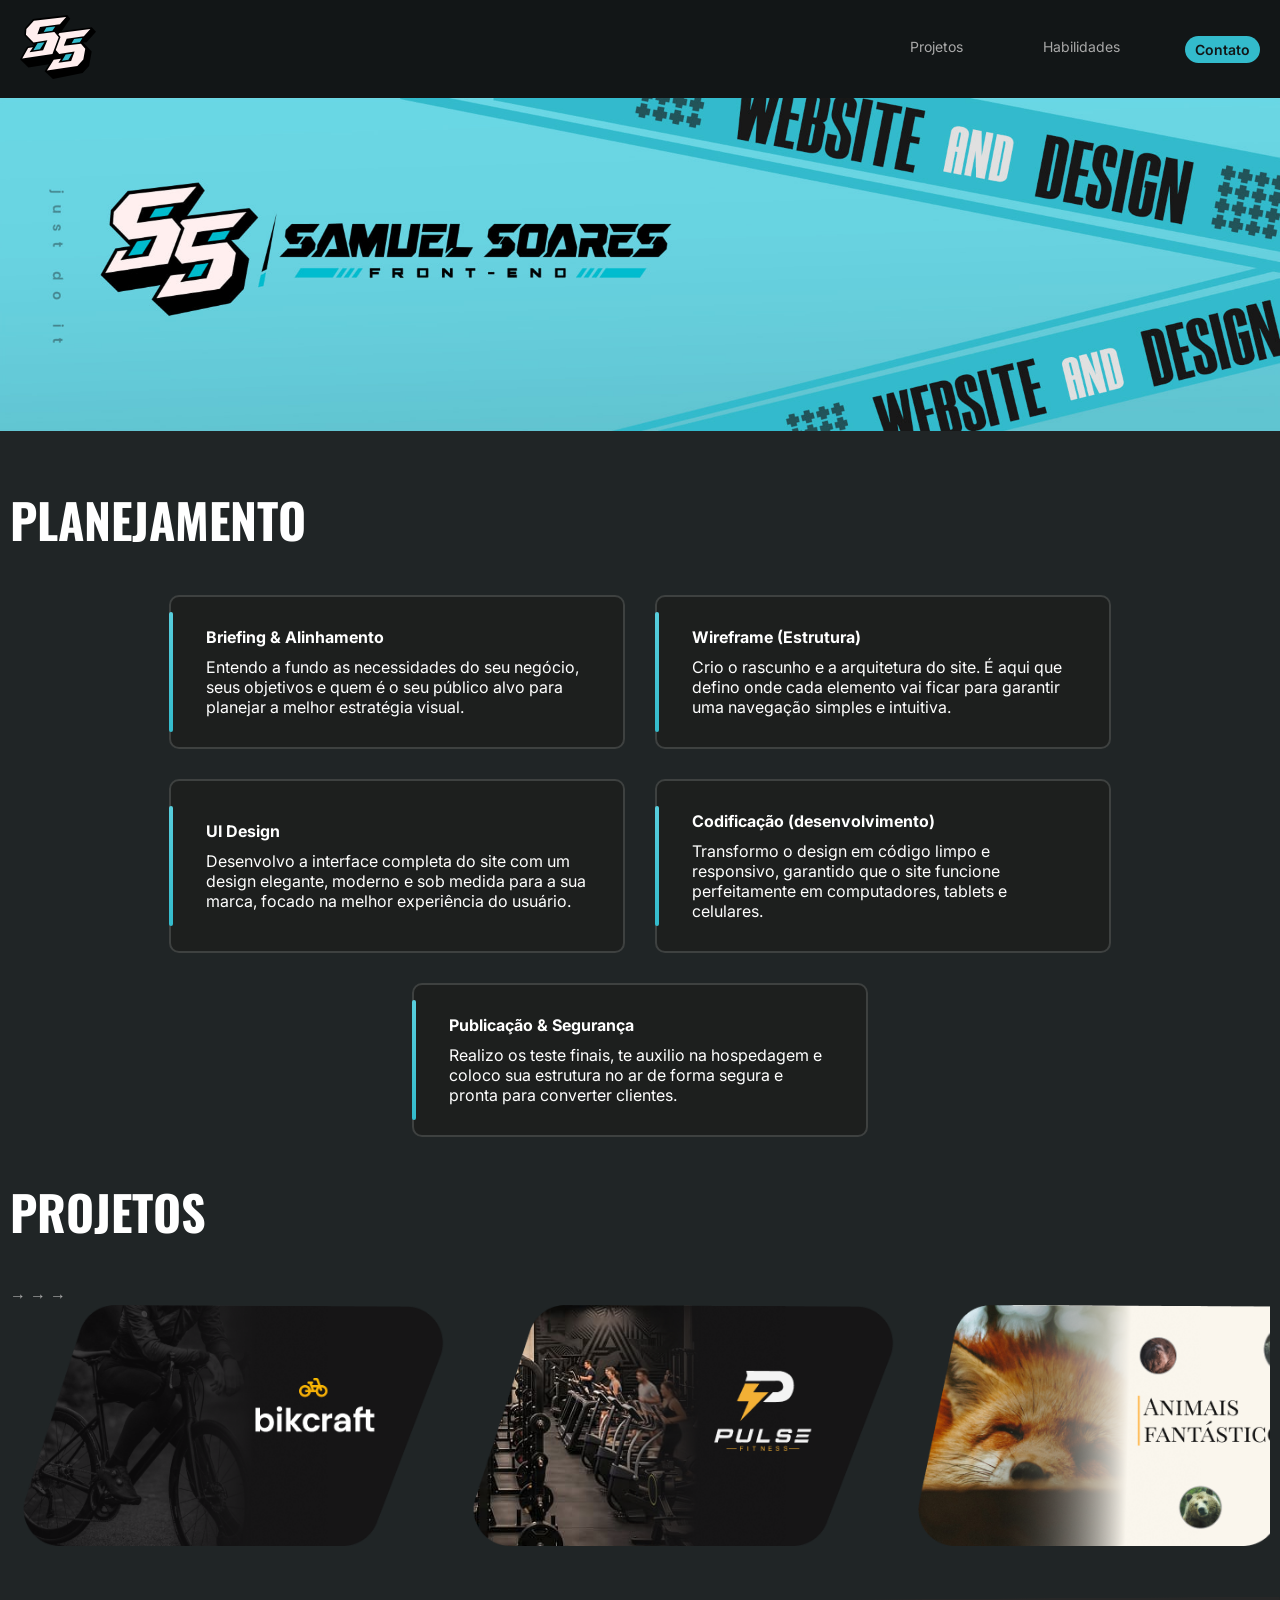
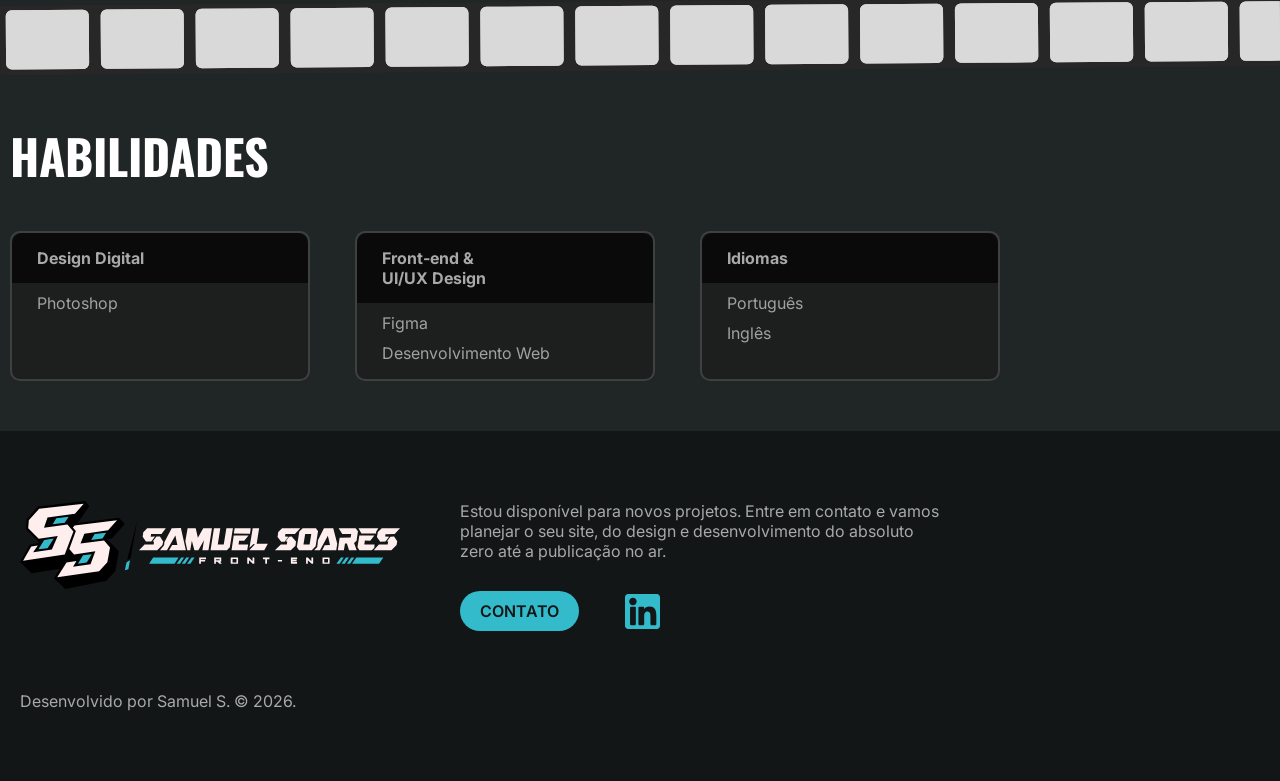
<file: index.html>
<!DOCTYPE html>
<html lang="pt-br">

<head>
  <meta charset="UTF-8">
  <meta name="viewport" content="width=device-width, initial-scale=1.0">
  <meta name="description" content="Desenvolvo interfaces (UI Design) e sites responsivos, sempre buscando criar experiências intuitivas, funcionais e visualmente atraentes. Este portfólio reúne projetos que demonstram minha evolução e dedicação ao desenvolvimento Front-end.">
  <link rel="shortcut icon" href="./img/Favicon.svg" type="image/x-icon">
  <link rel="stylesheet" href="./css/style.min.css">
  <link rel="preconnect" href="https://fonts.googleapis.com">
  <link rel="preconnect" href="https://fonts.gstatic.com" crossorigin>
  <link href="https://fonts.googleapis.com/css2?family=Inter:ital,opsz,wght@0,14..32,100..900;1,14..32,100..900&family=Oswald:wght@200..700&display=swap" rel="stylesheet">
  <title>Portfolio Samuel S</title>
</head>

<body>

  <header class="bg-header">
    <div class="header-conteudo container-0">
      <div>
        <a href="index.html" class="logo"><img src="./img/Logo.svg" alt="Logo-Samuel Soares"></a>
      </div>
      <nav class="header-nav">
        <li><a href="#projetos" class="txt-xs cor-s1 hover">Projetos</a></li>
        <li><a href="#habilidades" class="txt-xs cor-s1 hover">Habilidades</a></li>
        <!-- <li><a href="lab.html" class="txt-xs cor-s1 hover">Lab</a></li> -->
        <li><a href="https://wa.link/o625og" class="txt-xs-b cor-s2 botao-0">Contato</a></li>
      </nav>
    </div>
  </header>

  <section class="banner-hero container-1">
    <div class="banner-img">
      <picture>
        <source media="(max-width: 440px)" srcset="./img/mobile-banner.jpg">
        <img src="./img/hero.jpg" alt="Banner do site">
      </picture>
    </div>
  </section>

  <section class="planejamento">
    <div class="container-1">
      <h3 class="titulo cor-w">PLANEJAMENTO</h3>
      <ul class="lista-planejamento">
        <li>
          <div class="detalhe">
            <div>
              <span class="txt-b cor-w">Briefing & Alinhamento</span>
              <p class="txt cor-w">Entendo a fundo as necessidades do seu negócio, seus objetivos e quem é o seu público alvo para planejar a melhor estratégia visual. </p>
            </div>
          </div>
        </li>
        <li>
          <div class="detalhe">
            <div>
              <span class="txt-b cor-w">Wireframe (Estrutura)</span>
              <p class="txt cor-w">Crio o rascunho e a arquitetura do site. É aqui que defino onde cada elemento vai ficar para garantir uma navegação simples e intuitiva.</p>
            </div>
          </div>
        </li>
        <li>
          <div class="detalhe">
            <div>
              <span class="txt-b cor-w">UI Design</span>
              <p class="txt cor-w">Desenvolvo a interface completa do site com um design elegante, moderno e sob medida para a sua marca, focado na melhor experiência do usuário.</p>
            </div>
          </div>
        </li>
        <li>
          <div class="detalhe">
            <div>
              <span class="txt-b cor-w">Codificação (desenvolvimento)</span>
              <p class="txt cor-w">Transformo o design em código limpo e responsivo, garantido que o site funcione perfeitamente em computadores, tablets e celulares.</p>
            </div>
          </div>
        </li>
        <li>
          <div class="detalhe">
            <div>
              <span class="txt-b cor-w">Publicação & Segurança</span>
              <p class="txt cor-w">Realizo os teste finais, te auxilio na hospedagem e coloco sua estrutura no ar de forma segura e pronta para converter clientes.</p>
            </div>
          </div>
        </li>
      </ul>
    </div>
  </section>

  <section id="projetos">
    <div class="projeto-container container-1">
      <h3 class="titulo cor-w">PROJETOS</h3>
      <span class="seta cor-s1">→ → →</span>
      <div class=".slide-wrapper">
        <ul class="galeria slide">
          <li><a href="./projetos/bikcraft/index.html"><img src="./img/projeto-1.png" alt="projeto-1"></a></li>
          <li><a href="./projetos/pulse-fitness/pulsefitness.html"><img src="./img/projeto-2.png" alt="projeto-2"></a></li>
          <li><a href="https://samuelsoaresbr.github.io/animais-fantasticos/""><img src=" ./img/projeto-3.png" alt="projeto-3"></a></li>
          <li><a href="https://samuelsoaresbr.github.io/space-coffee/""><img src=" ./img/projeto-4.png" alt="projeto-3"></a></li>
        </ul>
      </div>
    </div>
  </section>

  <section class="fita banner">
    <div class="fita-angulo">
      <img src="./img/fita.svg">
      <img src="./img/fita.svg">
    </div>
  </section>

  <section id="habilidades">
    <div class="habilid-container container-1">
      <h3 class="titulo cor-w">HABILIDADES</h3>
      <ul class="habilid-galery">
        <li>
          <div class="bg-titulo">
            <p class="cor-s1 txt-b">Design Digital</p>
          </div>
          <span class="txt-m cor-s3">Photoshop</span>
        </li>
        <li>
          <div class="bg-titulo">
            <p class="cor-s1 txt-b">Front-end &<br>
              UI/UX Design</p>
          </div>
          <span class="txt-m cor-s3">Figma</span>
          <span class="txt-m cor-s3">Desenvolvimento Web</span>
        </li>
        <li>
          <div class="bg-titulo">
            <p class="cor-s1 txt-b">Idiomas</p>
          </div>
          <span class="txt-m cor-s3">Português</span>
          <span class="txt-m cor-s3">Inglês</span>
        </li>
      </ul>
    </div>
  </section>

  <footer class="bg-footer">
    <div class="container-1 conteudo-footer">
      <div>
        <img src="./img/full-logo.svg" alt="">
      </div>
      <div>
        <p class="txt cor-s1">Estou disponível para novos projetos. Entre em contato e vamos planejar o seu site, do design e desenvolvimento do absoluto zero até a publicação no ar.</p>
        <div class="contato">
          <a href="https://wa.link/o625og" class="txt-m cor-s2 botao-1">CONTATO</a>
          <a class="icone" href="https://www.linkedin.com/in/samuel-soares-da-silva/"><img src="./img/linkedin.svg" alt="Linkedin"></a>
        </div>
      </div>
      <span class="txt cor-s1">Desenvolvido por Samuel S. © 2026.</span>
    </div>
  </footer>

  <script type="module" src="./js/script.js"></script>
</body>

</html>
</file>
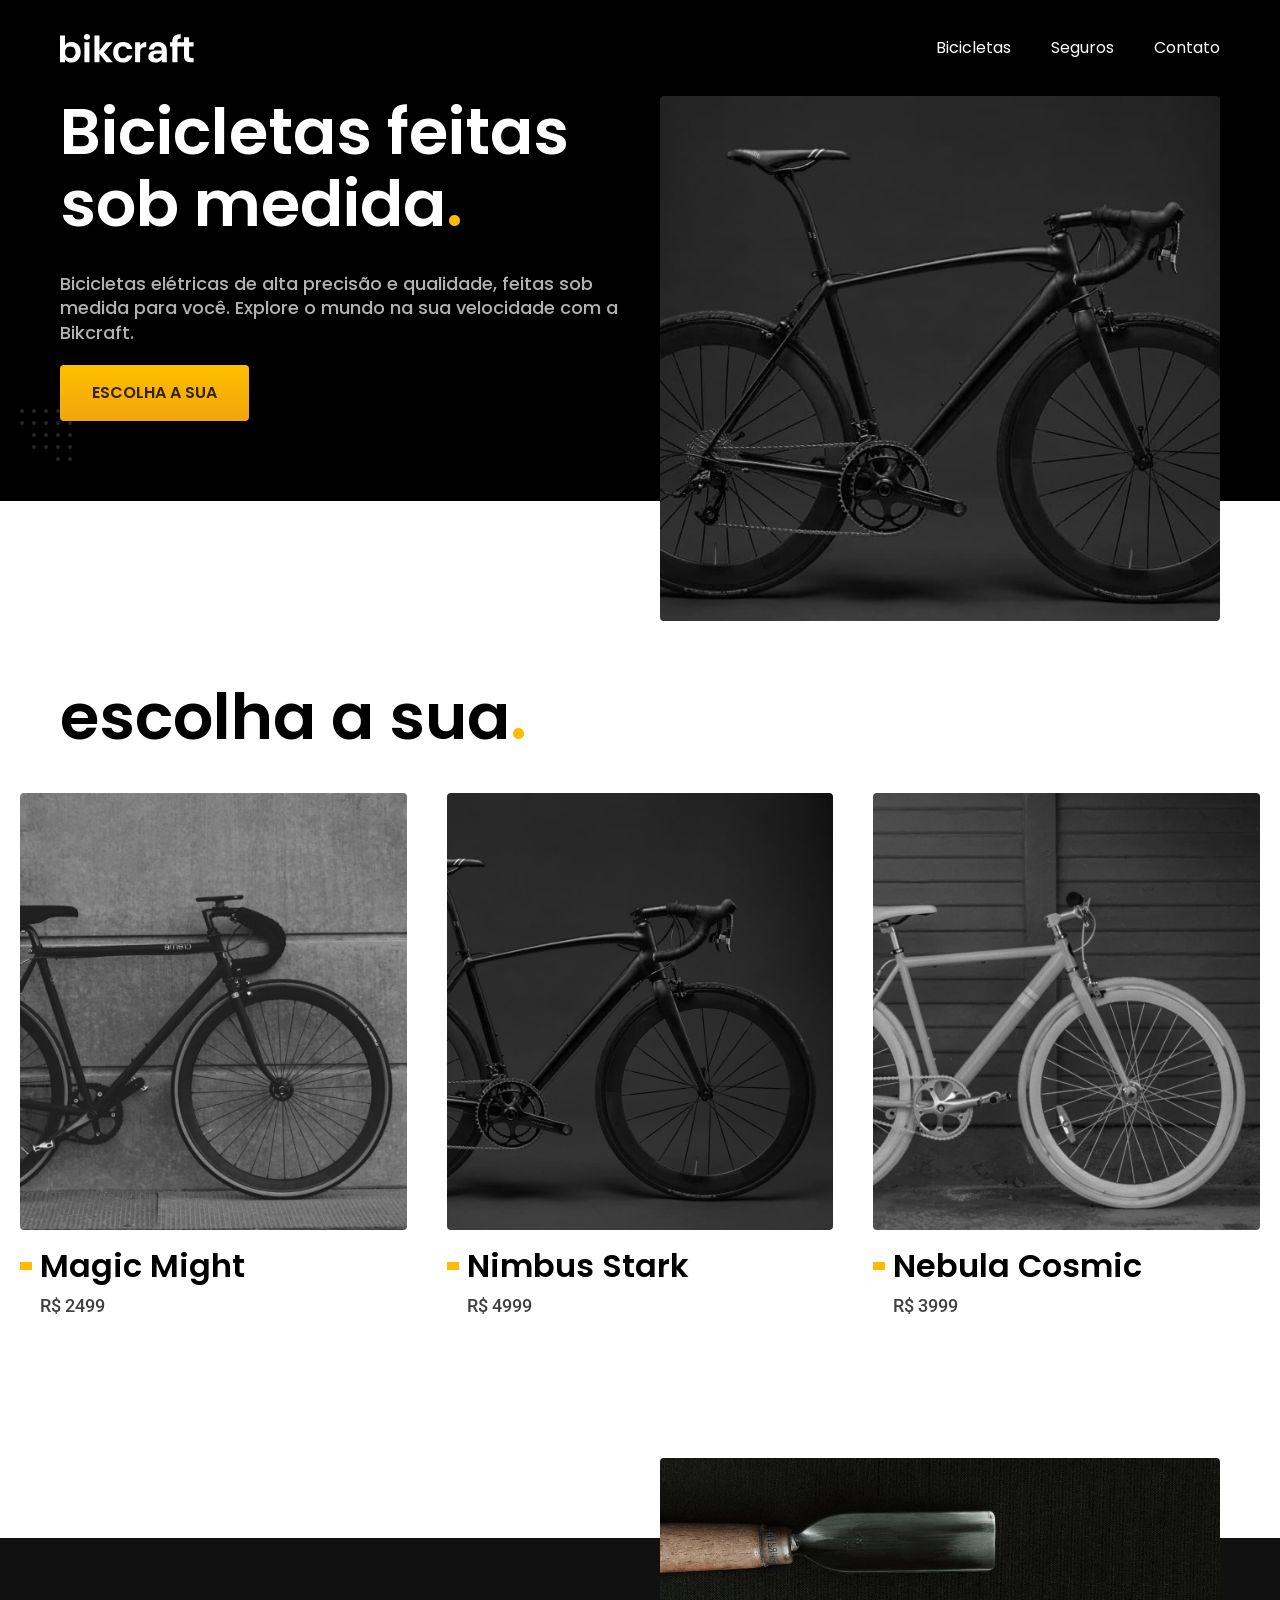
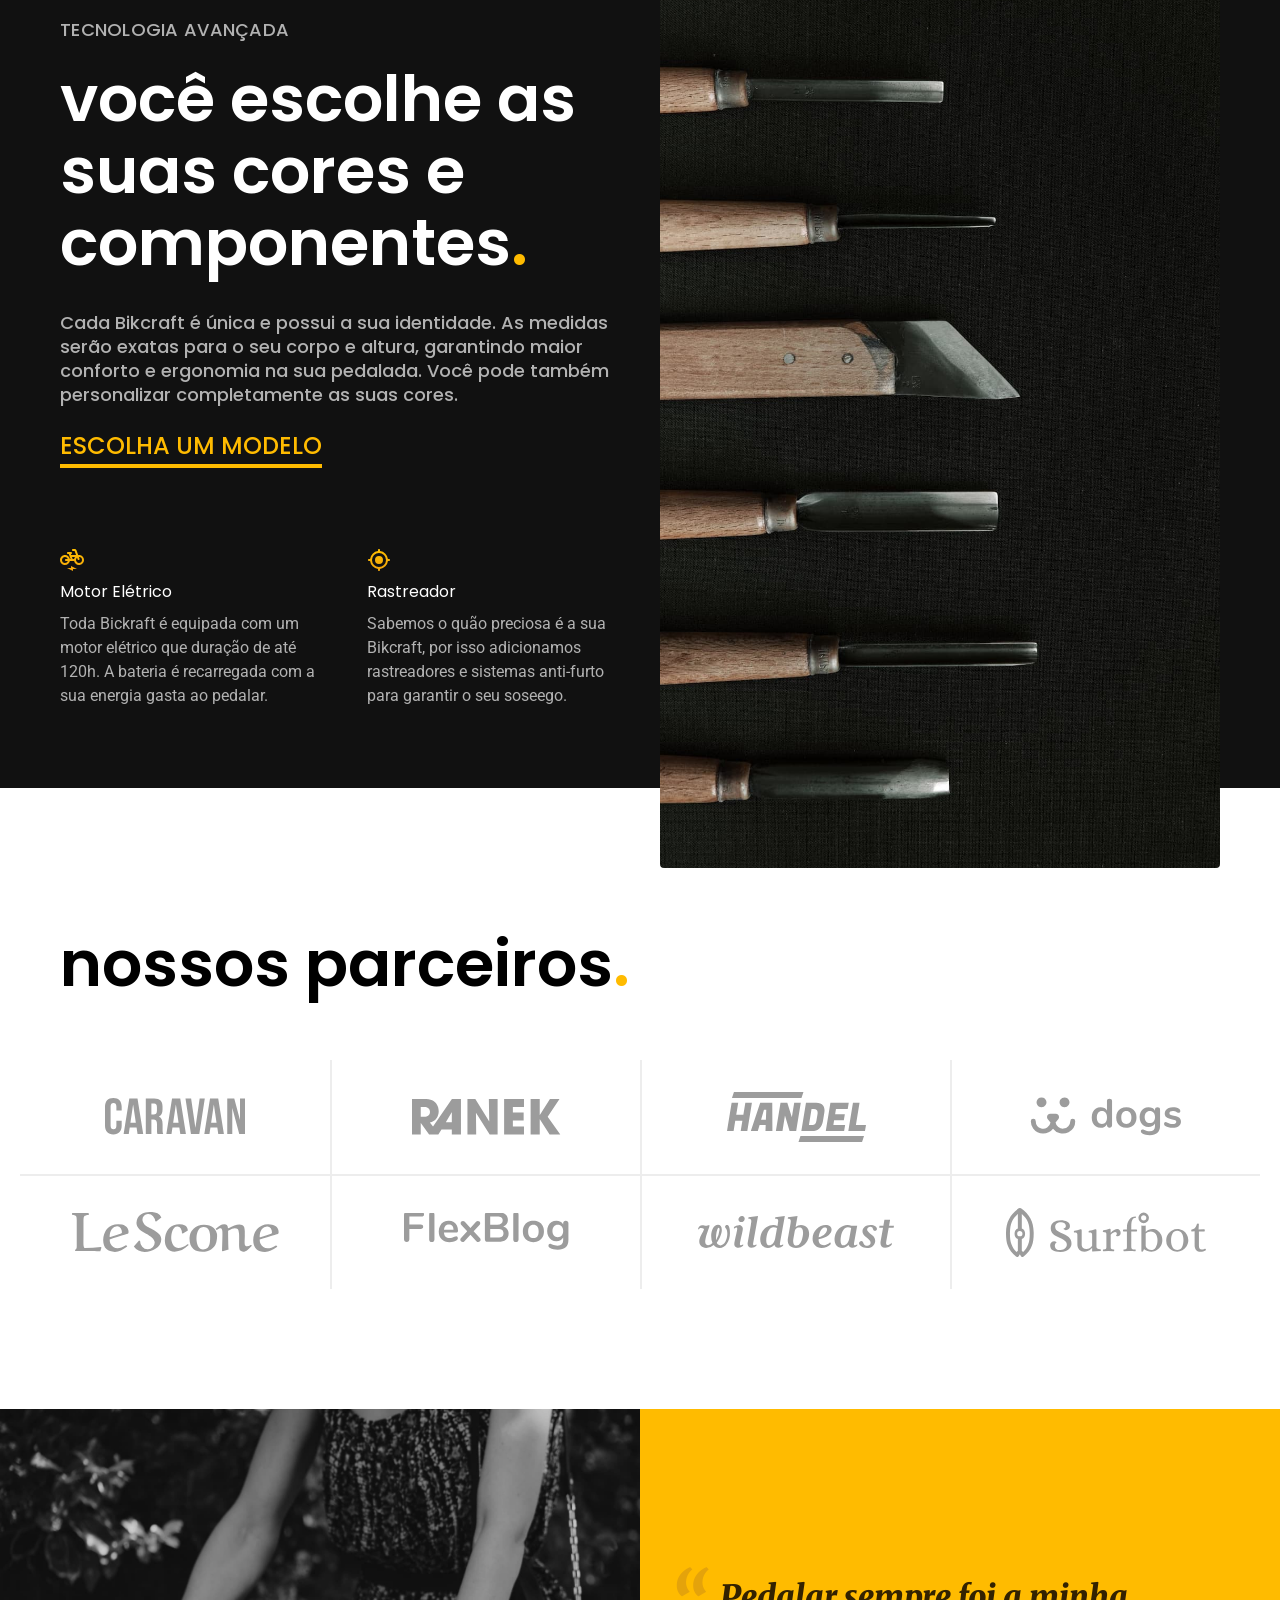
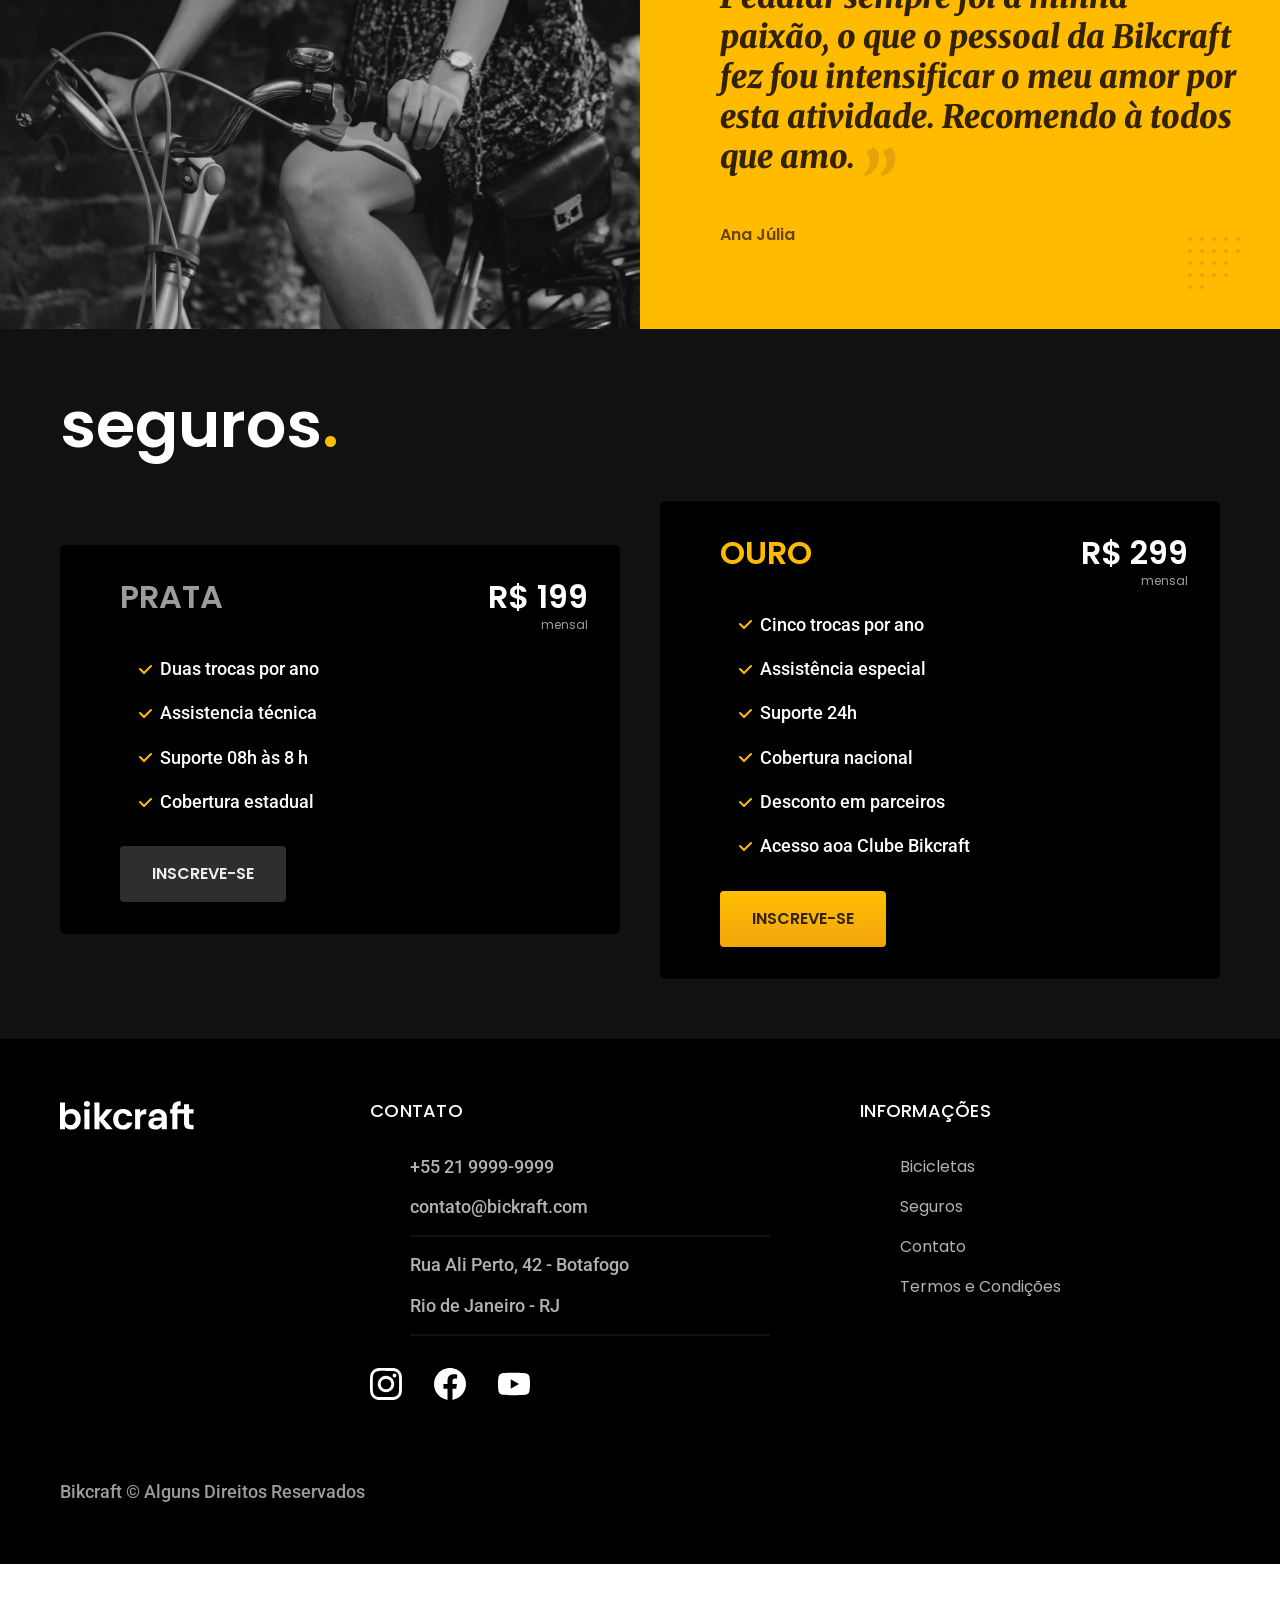
<file: projetos/bikcraft/index.html>
<!DOCTYPE html>
<html lang="pt-br">

<head>
  <meta charset="UTF-8">
  <meta name="viewport" content="width=device-width, initial-scale=1.0">
  <title>Bikcraft - Bicicletas Elétricas</title>
  <meta name="description" content="Bicicletas elétricas de alta precisão e qualidade,  feitas sob medida para o cliente. Explore o mundo na sua velocidade com a Bikcraft.">

  <link rel="icon" href="./favicon.svg" type="image/svg+xml">

  <link rel="preload" href="./css/style.min.css" as="style">
  <link rel="stylesheet" href="./css/style.min.css">

  <link rel=" preconnect" href="https://fonts.googleapis.com">
  <link rel="preconnect" href="https://fonts.gstatic.com" crossorigin>
  <link href="https://fonts.googleapis.com/css2?family=Poppins:wght@400;600&family=Roboto:ital,wght@0,100..900;1,100..900&display=swap" rel="stylesheet">
  <link rel="preconnect" href="https://fonts.googleapis.com">
  <link rel="preconnect" href="https://fonts.gstatic.com" crossorigin>
  <link href="https://fonts.googleapis.com/css2?family=Merriweather:ital,opsz,wght@0,18..144,300..900;1,18..144,300..900&family=Poppins:wght@400;600&family=Roboto:ital,wght@0,100..900;1,100..900&display=swap" rel="stylesheet">

  <script>document.documentElement.classList.add('js');</script>
</head>

<body>

  <header class="header-bg">
    <div class="header container">
      <a href="./">
        <img src="./img/bikcraft.svg" width="136" height="32" alt="">
      </a>
      <nav aria-label="primaria">
        <ul class="header-menu font-1-m cor-0">
          <li><a href="./bicicletas.html">Bicicletas</a></li>
          <li><a href="./seguros.html">Seguros</a></li>
          <li><a href="./contato.html">Contato</a></li>
        </ul>
      </nav>
    </div>
  </header>

  <main class="introducao-bg">
    <div class="introducao container">
      <div class="introducao-conteudo">
        <h1 class="font-1-xxl fadeInDown" data-anime="200">Bicicletas feitas sob medida<span>.</span></h1>
        <p class="font-2-l fadeInDown" data-anime="400">Bicicletas elétricas de alta precisão e qualidade, feitas sob medida para você. Explore o mundo na sua velocidade com a Bikcraft.</p>
        <a class="botao fadeInDown" data-anime="600" href="./bicicletas.html">Escolha a sua</a>
      </div>
      <picture class="fadeInDown" data-anime="800">
        <source media="(max-width: 800px)" srcset="./img/bicicletas/nimbus.jpg">
        <img src="./img/fotos/introducao.jpg" width="1280" height="1600" alt="Bicicleta eletrica preta.">
      </picture>
    </div>

  </main>


  <article class="bicicletas-lista">
    <h2 class=" container font-1-xxl">escolha a sua<span class="cor-p1">.</span></h2>
    <ul>
      <li>
        <a href="./bicicletas/magic.html"><img src="./img/bicicletas/magic-home.jpg" alt="Biscicleta preta">
          <h3 class="font-1-xl">Magic Might</h3>
          <span class="font-2-m cor-8">R$ 2499</span>
        </a>
      </li>

      <li>
        <a href="./bicicletas/magic.html"><img src="./img/bicicletas/nimbus-home.jpg" alt="Biscicleta preta">
          <h3 class="font-1-xl">Nimbus Stark</h3>
          <span class="font-2-m cor-8">R$ 4999</span>
        </a>
      </li>

      <li>
        <a href="./bicicletas/nebula.html"><img src="./img/bicicletas/nebula-home.jpg" alt="Biscicleta preta">
          <h3 class="font-1-xl">Nebula Cosmic</h3>
          <span class="font-2-m cor-8">R$ 3999</span>
        </a>
      </li>
    </ul>
  </article>

  <article class="tecnologia-bg">
    <div class="tecnologia container">
      <div class="tecnologia-conteudo">
        <span class="font-2-l-b cor-5">TECNOLOGIA AVANÇADA</span>
        <h2 class="font-1-xxl cor-0">você escolhe as suas cores e componentes<span class="cor-p1">.</span></h2>
        <p class="font-2-l cor-5">Cada Bikcraft é única e possui a sua identidade.
          As medidas serão exatas para o seu corpo e
          altura, garantindo maior conforto e ergonomia na
          sua pedalada. Você pode também personalizar
          completamente as suas cores.</p>
        <a class="link" href="./bicicletas.html">ESCOLHA UM MODELO</a>

        <div class="tecnologia-vantagens">
          <div>
            <img src="./img/icones/eletrica.svg" alt="">
            <h3 class="font-1-m cor-0">Motor Elétrico</h3>
            <p class="font-2-s cor-5">Toda Bickraft é equipada com um
              motor elétrico que duração
              de até 120h. A bateria é recarregada
              com a sua energia gasta ao pedalar.</p>
          </div>

          <div>
            <img src="./img/icones/rastreador.svg" alt="">
            <h3 class="font-1-m cor-0">Rastreador</h3>
            <p class="font-2-s cor-5">Sabemos o quão preciosa é a sua
              Bikcraft, por isso adicionamos
              rastreadores e sistemas anti-furto
              para garantir o seu soseego.</p>
          </div>
        </div>

      </div>

      <div class="tecnologia-imagem">
        <img src="./img/fotos/tecnologia.jpg" alt="">
      </div>
    </div>

  </article>


  <section class="parceiros" aria-label="Nossos Parceiros">
    <h2 class=" container font-1-xxl">nossos parceiros<span class="cor-p1">.</span></h2>

    <ul>
      <li><img src="img/parceiros/caravan.svg" alt=cCaranva"></li>
      <li><img src="img/parceiros/ranek.svg" alt="ranek"></li>
      <li><img src="img/parceiros/handel.svg" alt="handel"></li>
      <li><img src="img/parceiros/dogs.svg" alt="dogs"></li>
      <li><img src="img/parceiros/lescone.svg" alt="lescone"></li>
      <li><img src="img/parceiros/flexblog.svg" alt="flexblog"></li>
      <li><img src="img/parceiros/wildbeast.svg" alt="wildbeast"></li>
      <li><img src="img/parceiros/surfbot.svg" alt="surfbot"></li>
    </ul>
  </section>

  <section class="depoimento" aria-label="Depoimento">
    <div>
      <img src="./img/fotos/depoimento.jpg" alt="Pessoa pedalando uma bike Bickraft">
    </div>

    <div class="depoimento-conteudo">
      <blockquote class="font-1-xl cor-p5">
        <p>Pedalar sempre foi a minha
          paixão, o que o pessoal da
          Bikcraft fez fou intensificar o
          meu amor por esta atividade.
          Recomendo à todos que amo.</p>
        <span class="font-1-m-b cor-p4">Ana Júlia</span>
      </blockquote>
    </div>
  </section>


  <article class="seguros-bg">

    <div class="seguros container">
      <h2 class="font-1-xxl cor-0">seguros<span class="cor-p1">.</span></h2>
      <div class="seguros-item">
        <h3 class="font-1-xl cor-6">PRATA</h3>
        <span class="font-1-xl cor-0">R$ 199 <span class="font-1-xs cor-6">mensal</span></span>
        <ul class="font-2-m cor-0">
          <li>Duas trocas por ano</li>
          <li>Assistencia técnica</li>
          <li>Suporte 08h às 8 h</li>
          <li>Cobertura estadual</li>
        </ul>
        <a class="botao secundario" href="./orcamento.html?tipo=seguro&produto=prata">INSCREVE-SE</a>
      </div>

      <div class="seguros-item">
        <h3 class="font-1-xl cor-p1">OURO</h3>
        <span class="font-1-xl cor-0">R$ 299 <span class="font-1-xs cor-6">mensal</span></span>
        <ul class="font-2-m cor-0">
          <li>Cinco trocas por ano</li>
          <li>Assistência especial</li>
          <li>Suporte 24h</li>
          <li>Cobertura nacional</li>
          <li>Desconto em parceiros</li>
          <li>Acesso aoa Clube Bikcraft</li>
        </ul>
        <a class="botao" href="./orcamento.html?tipo=seguro&produto=ouro">INSCREVE-SE</a>
      </div>
    </div>
  </article>


  <footer class="footer-bg">
    <div class="footer container">
      <img src="./img/bikcraft.svg" alt="Bikcrafr">
      <div class="footer-contato">
        <h3 class="font-2-l-b cor-0">Contato</h3>
        <ul class="font-2-m cor-5">
          <li><a href="tel:+552199999999">+55 21 9999-9999</a></li>
          <li><a href="mailto:contato@bickraft.com">contato@bickraft.com</a></li>
          <li>Rua Ali Perto, 42 - Botafogo</li>
          <li>Rio de Janeiro - RJ</li>
        </ul>

        <div class="footer-redes">
          <a href="./">
            <img src="./img/redes/instagram.svg" alt="Instagram">
          </a>
          <a href="./">
            <img src="./img/redes/facebook.svg" alt="Facebook">
          </a>
          <a href="./">
            <img src="./img/redes/youtube.svg" alt="Youtube">
          </a>
        </div>
      </div>

      <div class="footer-informacoes">
        <h3 class="font-2-l-b cor-0">INFORMAÇÕES</h3>
        <nav>
          <ul class="font-1-m cor-5">
            <li><a href="./bicicletas.html">Bicicletas</a></li>
            <li><a href="./seguros.html">Seguros</a></li>
            <li><a href="./contato.html">Contato</a></li>
            <li><a href="./termos.html">Termos e Condições</a></li>
          </ul>
        </nav>
      </div>
      <p class="footer-copy font-2-m cor-6">Bikcraft © Alguns Direitos Reservados</p>
    </div>
  </footer>

  <script src="./js/plugins/simple-anime.js"></script>
  <script src="./js/script.js"></script>
</body>

</html>
</file>
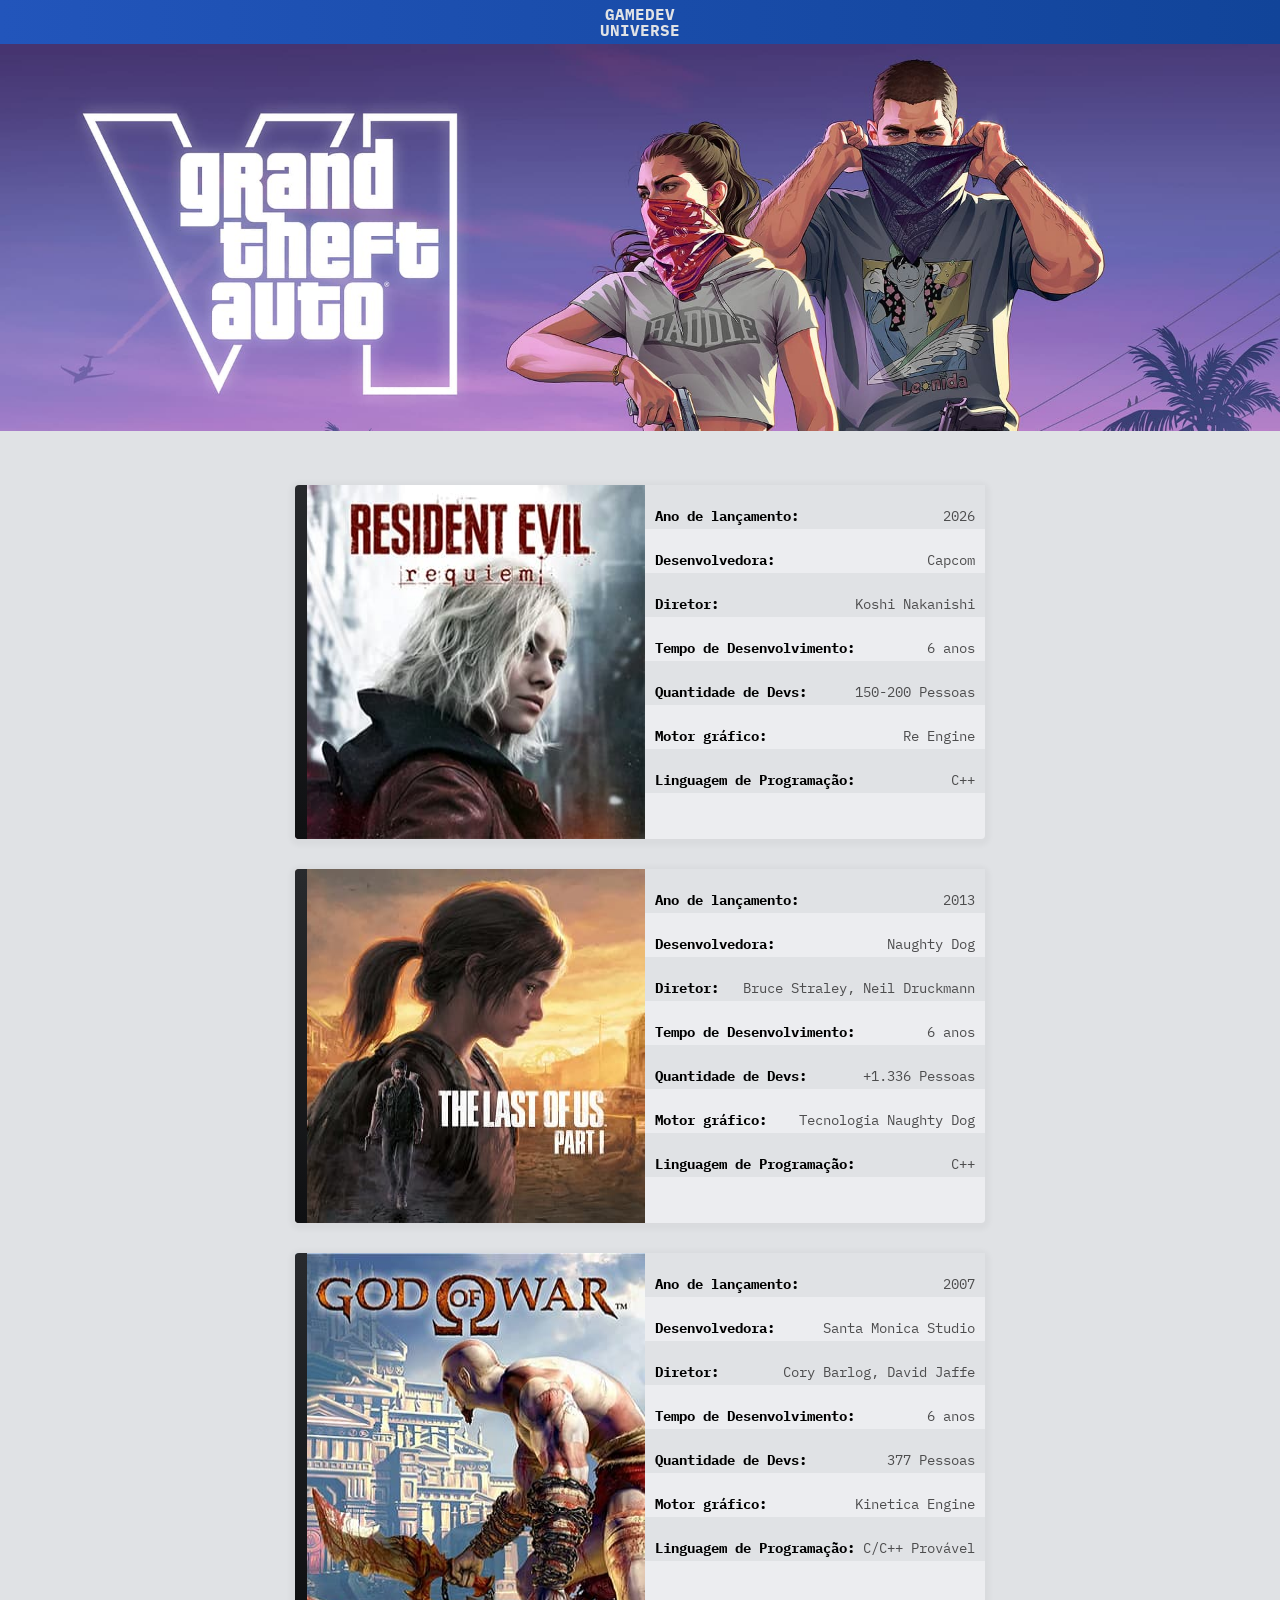
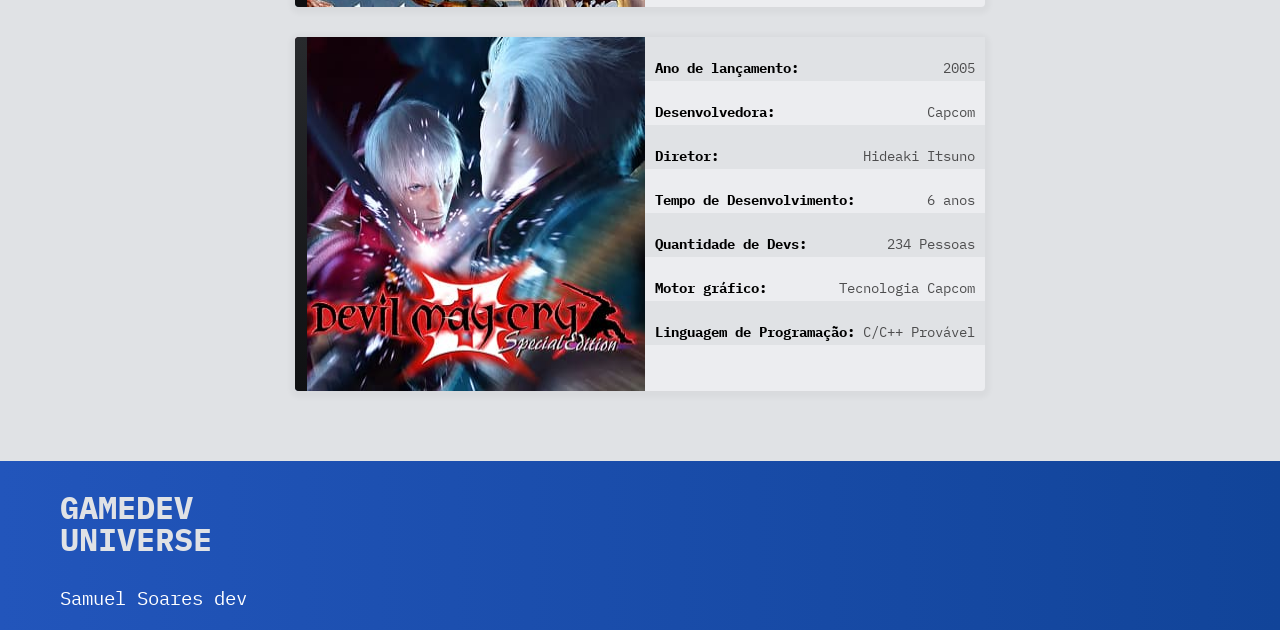
<file: projetos/gameDev_Universe/index.html>
<!DOCTYPE html>
<html lang="pt-br">

<head>
  <meta charset="UTF-8">
  <meta name="viewport" content="width=device-width, initial-scale=1.0">
  <link rel="preconnect" href="https://fonts.googleapis.com">
  <link rel="preconnect" href="https://fonts.gstatic.com" crossorigin>
  <link href="https://fonts.googleapis.com/css2?family=IBM+Plex+Mono:wght@400;700&display=swap" rel="stylesheet">
  <link rel="stylesheet" href="./css/style.min.css">
  <title>GameDev Universe</title>
</head>

<body>

  <header class="header-bg">
    <div class="container-2">
      <span class="logo">GameDev<br>Universe</span>
    </div>
  </header>

  <picture class="banner">
    <div class="container-0">
      <img src="./img/banner.jpg" alt="banner game">
    </div>
  </picture>

  <section>
    <div class="container-1">
      <div class="galeria-game">
        <div class="card">
          <div class="img-game">
            <img src="./img/img-game-0.jpg" alt="Capa Resident Evil">
          </div>
          <ul class="info">
            <li>
              <p class="txt-b">Ano de lançamento:<span class="txt">2026</span></p>
            </li>
            <li>
              <p class="txt-b">Desenvolvedora:<span class="txt">Capcom</span></p>
            </li>
            <li>
              <p class="txt-b">Diretor:<span class="txt">Koshi Nakanishi</span></p>
            </li>
            <li>
              <p class="txt-b">Tempo de Desenvolvimento:<span class="txt">6 anos</span></p>
            </li>
            <li>
              <p class="txt-b">Quantidade de Devs:<span class="txt">150-200 Pessoas</span></p>
            </li>
            <li>
              <p class="txt-b">Motor gráfico:<span class="txt">Re Engine</span></p>
            </li>
            <li>
              <p class="txt-b">Linguagem de Programação:<span class="txt">C++</span></p>
            </li>
          </ul>
        </div>
        <div class="card">
          <div class="img-game">
            <img src="./img/img-game-2.jpg" alt="Capa Resident Evil">
          </div>
          <ul class="info">
            <li>
              <p class="txt-b">Ano de lançamento:<span class="txt">2013</span></p>
            </li>
            <li>
              <p class="txt-b">Desenvolvedora:<span class="txt">Naughty Dog</span></p>
            </li>
            <li>
              <p class="txt-b">Diretor:<span class="txt">Bruce Straley, Neil Druckmann</span></p>
            </li>
            <li>
              <p class="txt-b">Tempo de Desenvolvimento:<span class="txt">6 anos</span></p>
            </li>
            <li>
              <p class="txt-b">Quantidade de Devs:<span class="txt">+1.336 Pessoas</span></p>
            </li>
            <li>
              <p class="txt-b">Motor gráfico:<span class="txt">Tecnologia Naughty Dog</span></p>
            </li>
            <li>
              <p class="txt-b">Linguagem de Programação:<span class="txt">C++</span></p>
            </li>
          </ul>
        </div>
        <div class="card">
          <div class="img-game">
            <img src="./img/img-game-1.jpg" alt="Capa Resident Evil">
          </div>
          <ul class="info">
            <li>
              <p class="txt-b">Ano de lançamento:<span class="txt">2007</span></p>
            </li>
            <li>
              <p class="txt-b">Desenvolvedora:<span class="txt">Santa Monica Studio</span></p>
            </li>
            <li>
              <p class="txt-b">Diretor:<span class="txt">Cory Barlog, David Jaffe</span></p>
            </li>
            <li>
              <p class="txt-b">Tempo de Desenvolvimento:<span class="txt">6 anos</span></p>
            </li>
            <li>
              <p class="txt-b">Quantidade de Devs:<span class="txt">377 Pessoas</span></p>
            </li>
            <li>
              <p class="txt-b">Motor gráfico:<span class="txt">Kinetica Engine</span></p>
            </li>
            <li>
              <p class="txt-b">Linguagem de Programação:<span class="txt">C/C++ Provável</span></p>
            </li>
          </ul>
        </div>
        <div class="card">
          <div class="img-game">
            <img src="./img/img-game-3.jpg" alt="Capa Resident Evil">
          </div>
          <ul class="info">
            <li>
              <p class="txt-b">Ano de lançamento:<span class="txt">2005</span></p>
            </li>
            <li>
              <p class="txt-b">Desenvolvedora:<span class="txt">Capcom</span></p>
            </li>
            <li>
              <p class="txt-b">Diretor:<span class="txt">Hideaki Itsuno</span></p>
            </li>
            <li>
              <p class="txt-b">Tempo de Desenvolvimento:<span class="txt">6 anos</span></p>
            </li>
            <li>
              <p class="txt-b">Quantidade de Devs:<span class="txt">234 Pessoas</span></p>
            </li>
            <li>
              <p class="txt-b">Motor gráfico:<span class="txt">Tecnologia Capcom</span></p>
            </li>
            <li>
              <p class="txt-b">Linguagem de Programação:<span class="txt">C/C++ Provável</span></p>
            </li>
          </ul>
        </div>
      </div>
    </div>
  </section>

  <footer class="footer-bg">
    <div class="container-2">
      <span class="logo-footer">GameDev<br>Universe</span>
      <a href="https://samuelsoaresbr.github.io/portfolio-samuel-front-end/" class="copy">Samuel Soares dev</a>
    </div>
  </footer>

</body>

</html>
</file>
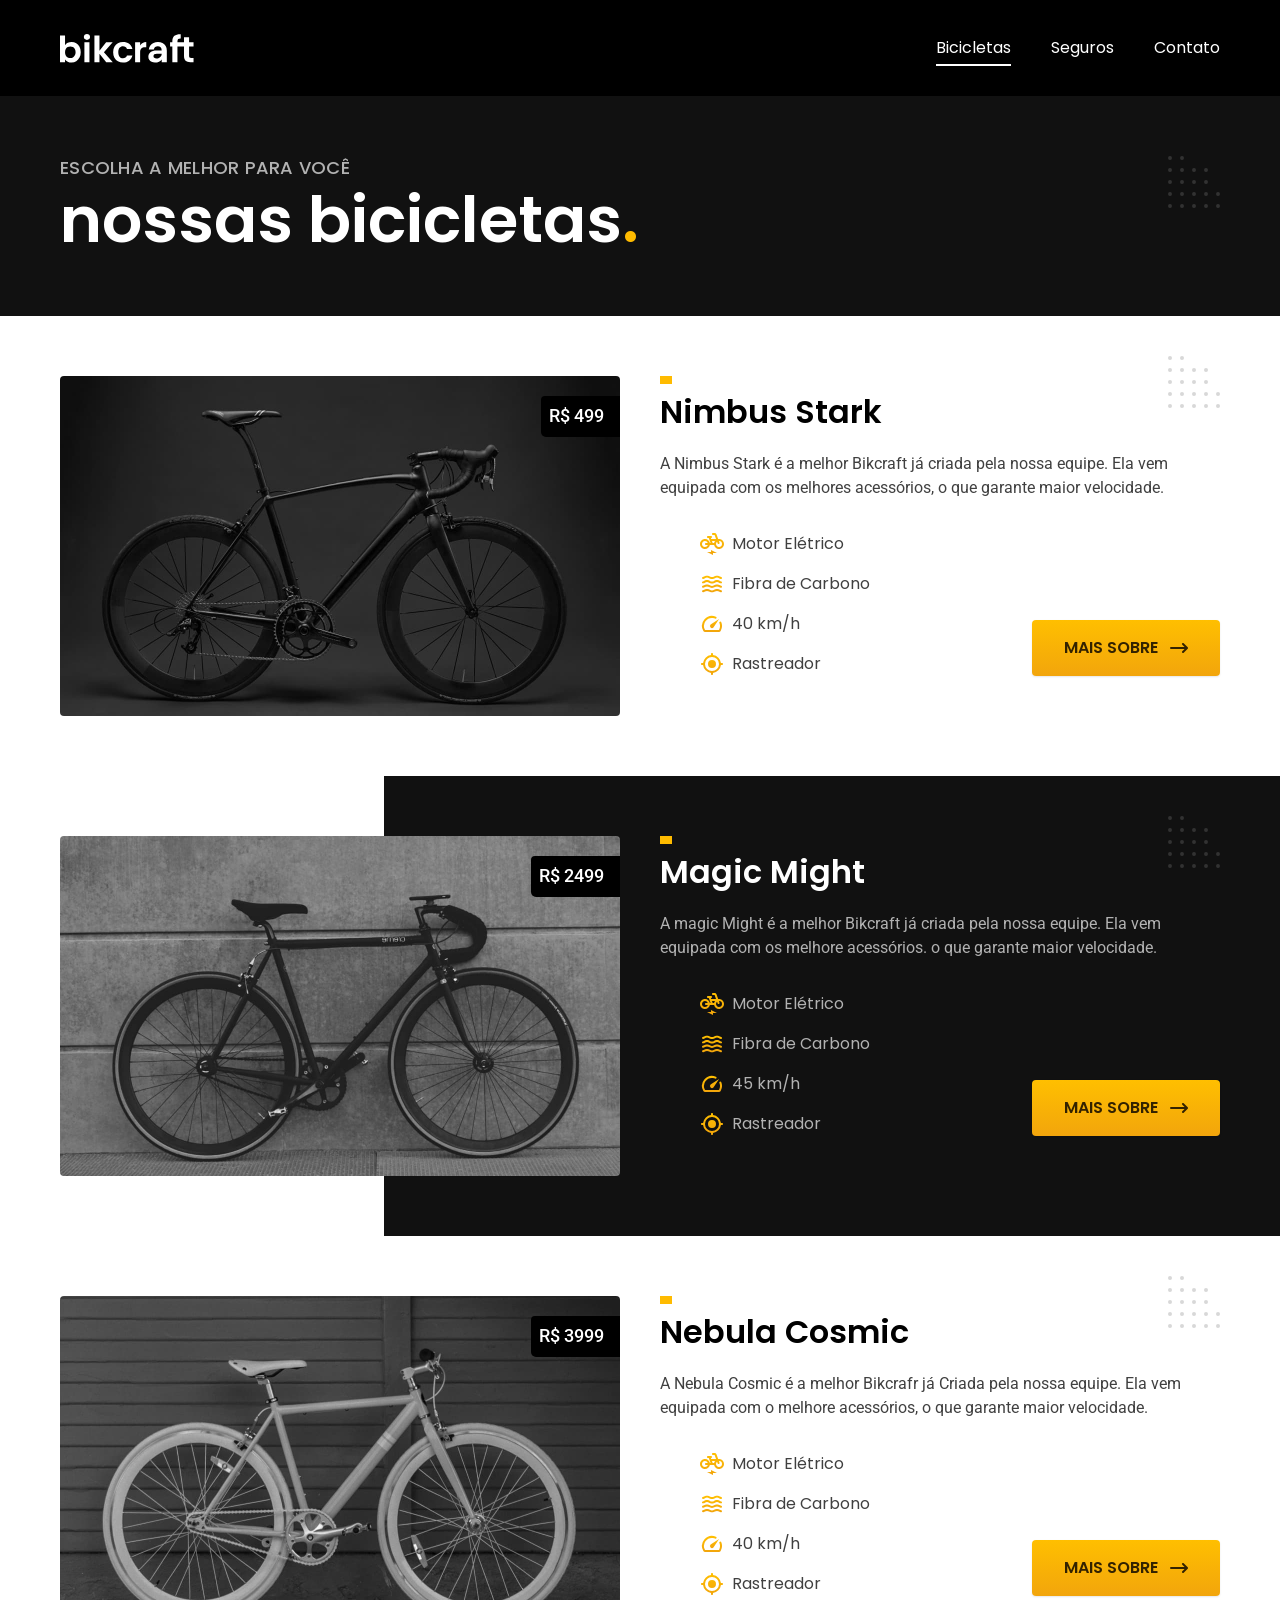
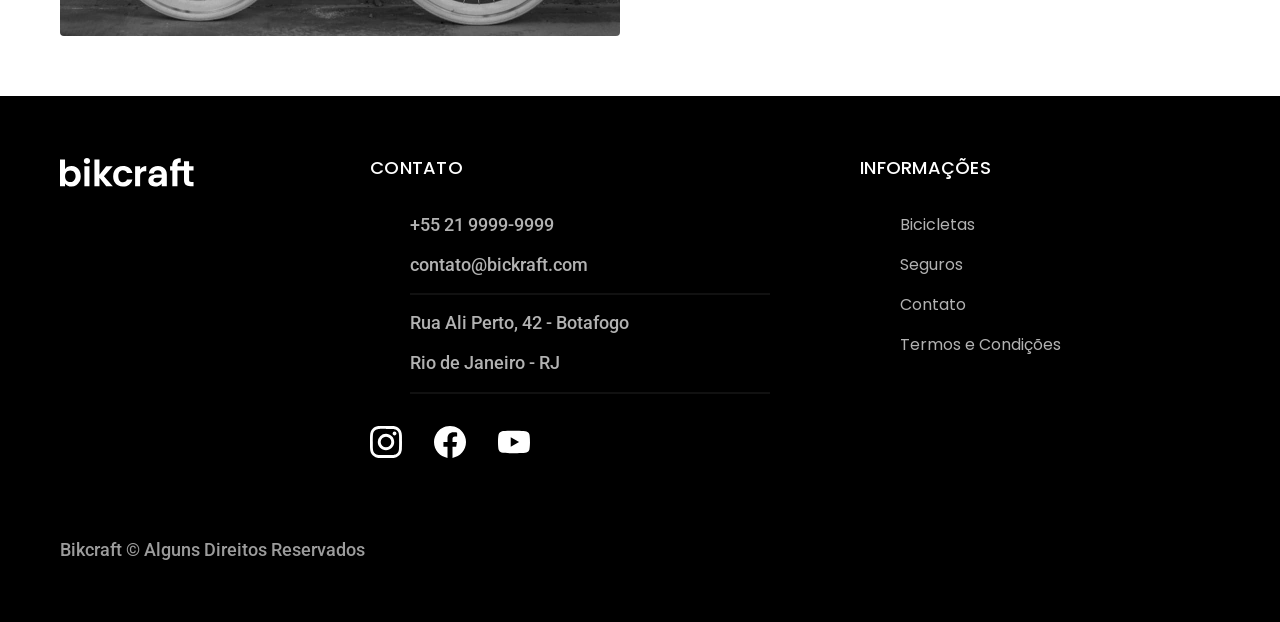
<file: projetos/bikcraft/bicicletas.html>
<!DOCTYPE html>
<html lang="en">

<head>
  <meta charset="UTF-8">
  <meta name="viewport" content="width=device-width, initial-scale=1.0">
  <title>Bicicletas | Bikcraft</title>
  <meta name="description" content="Termos e condições.">

  <link rel="icon" href="./favicon.svg" type="image/svg+xml">
  <link rel="preload" href="./css/style.min.css" as="style">
  <link rel="stylesheet" href="./css/style.min.css">
  <link rel=" preconnect" href="https://fonts.googleapis.com">
  <link rel="preconnect" href="https://fonts.gstatic.com" crossorigin>
  <link href="https://fonts.googleapis.com/css2?family=Poppins:wght@400;600&family=Roboto:ital,wght@0,100..900;1,100..900&display=swap" rel="stylesheet">
  <link rel="preconnect" href="https://fonts.googleapis.com">
  <link rel="preconnect" href="https://fonts.gstatic.com" crossorigin>
  <link href="https://fonts.googleapis.com/css2?family=Merriweather:ital,opsz,wght@0,18..144,300..900;1,18..144,300..900&family=Poppins:wght@400;600&family=Roboto:ital,wght@0,100..900;1,100..900&display=swap" rel="stylesheet">
  <script>document.documentElement.classList.add('js');</script>
</head>

<body id="bicicletas">

  <header class="header-bg">
    <div class="header container">
      <a href="./">
        <img src="./img/bikcraft.svg" alt="">
      </a>
      <nav aria-label="primaria">
        <ul class="header-menu font-1-m cor-0">
          <li><a href="./bicicletas.html">Bicicletas</a></li>
          <li><a href="./seguros.html">Seguros</a></li>
          <li><a href="./contato.html">Contato</a></li>
        </ul>
      </nav>
    </div>
  </header>

  <main>
    <div class="titulo-bg">
      <div class="titulo container">
        <p class="font-2-l-b cor-5">ESCOLHA A MELHOR PARA VOCÊ</p>
        <h1 class="font-1-xxl cor-0">nossas bicicletas<span class="cor-p1">.</span></h1>
      </div>
    </div>


    <div class="bicicletas container">
      <div class="bicicletas-imagem">
        <img src="./img/bicicletas/nimbus.jpg" alt="Bicicleta preta">
        <span class="font-2-m cor-0">R$ 499</span>
      </div>

      <div class="bicicletas-conteudo">
        <h2 class="font-1-xl">Nimbus Stark</h2>
        <p class="font-2-s cor-8">A Nimbus Stark é a melhor Bikcraft já criada pela nossa
          equipe. Ela vem equipada com os melhores acessórios,
          o que garante maior velocidade.</p>
        <ul class="font-1-m cor-8">
          <li><img src="./img/icones/eletrica.svg" alt="">Motor Elétrico</li>
          <li><img src="./img/icones/carbono.svg" alt="">Fibra de Carbono</li>
          <li><img src="./img/icones/velocidade.svg" alt="">40 km/h</li>
          <li><img src="./img/icones/rastreador.svg" alt="">Rastreador</li>
        </ul>
        <a class="botao seta" href="./bicicletas/nimbus.html">MAIS SOBRE</a>
      </div>
    </div>



    <div class="bicicletas-bg">
      <div class="bicicletas container">
        <div class="bicicletas-imagem">
          <img src="./img/bicicletas/magic.jpg" alt="Bicicleta preta">
          <span class="font-2-m cor-0">R$ 2499</span>
        </div>

        <div class="bicicletas-conteudo">
          <h2 class="font-1-xl cor-0">Magic Might</h2>
          <p class="font-2-s cor-5">A magic Might é a melhor Bikcraft já criada pela nossa
            equipe. Ela vem equipada com os melhore acessórios.
            o que garante maior velocidade.</p>
          <ul class="font-1-m cor-5">
            <li><img src="./img/icones/eletrica.svg" alt="">Motor Elétrico</li>
            <li><img src="./img/icones/carbono.svg" alt="">Fibra de Carbono</li>
            <li><img src="./img/icones/velocidade.svg" alt="">45 km/h</li>
            <li><img src="./img/icones/rastreador.svg" alt="">Rastreador</li>
          </ul>
          <a class="botao seta" href="./bicicletas/magic.html">MAIS SOBRE</a>
        </div>
      </div>
    </div>



    <div class="bicicletas container">
      <div class="bicicletas-imagem">
        <img src="./img/bicicletas/nebula.jpg" alt="Bicicleta preta">
        <span class="font-2-m cor-0">R$ 3999</span>
      </div>

      <div class="bicicletas-conteudo">
        <h2 class="font-1-xl">Nebula Cosmic</h2>
        <p class="font-2-s cor-8">A Nebula Cosmic é a melhor Bikcrafr já Criada pela
          nossa equipe. Ela vem equipada com o melhore
          acessórios, o que garante maior velocidade.</p>
        <ul class="font-1-m cor-8">
          <li><img src="./img/icones/eletrica.svg" alt="">Motor Elétrico</li>
          <li><img src="./img/icones/carbono.svg" alt="">Fibra de Carbono</li>
          <li><img src="./img/icones/velocidade.svg" alt="">40 km/h</li>
          <li><img src="./img/icones/rastreador.svg" alt="">Rastreador</li>
        </ul>
        <a class="botao seta" href="./bicicletas/nebula.html">MAIS SOBRE</a>
      </div>
    </div>


  </main>



  <footer class="footer-bg">
    <div class="footer container">
      <img src="./img/bikcraft.svg" alt="Bikcrafr">
      <div class="footer-contato">
        <h3 class="font-2-l-b cor-0">Contato</h3>
        <ul class="font-2-m cor-5">
          <li><a href="tel:+552199999999">+55 21 9999-9999</a></li>
          <li><a href="mailto:contato@bickraft.com">contato@bickraft.com</a></li>
          <li>Rua Ali Perto, 42 - Botafogo</li>
          <li>Rio de Janeiro - RJ</li>
        </ul>

        <div class="footer-redes">
          <a href="./">
            <img src="./img/redes/instagram.svg" alt="Instagram">
          </a>
          <a href="./">
            <img src="./img/redes/facebook.svg" alt="Facebook">
          </a>
          <a href="./">
            <img src="./img/redes/youtube.svg" alt="Youtube">
          </a>
        </div>
      </div>

      <div class="footer-informacoes">
        <h3 class="font-2-l-b cor-0">INFORMAÇÕES</h3>
        <nav>
          <ul class="font-1-m cor-5">
            <li><a href="./bicicletas.html">Bicicletas</a></li>
            <li><a href="./seguros.html">Seguros</a></li>
            <li><a href="./contato.html">Contato</a></li>
            <li><a href="./termos.html">Termos e Condições</a></li>
          </ul>
        </nav>
      </div>
      <p class="footer-copy font-2-m cor-6">Bikcraft © Alguns Direitos Reservados</p>
    </div>
  </footer>


  <script src="./js/script.js"></script>
</body>

</html>
</file>
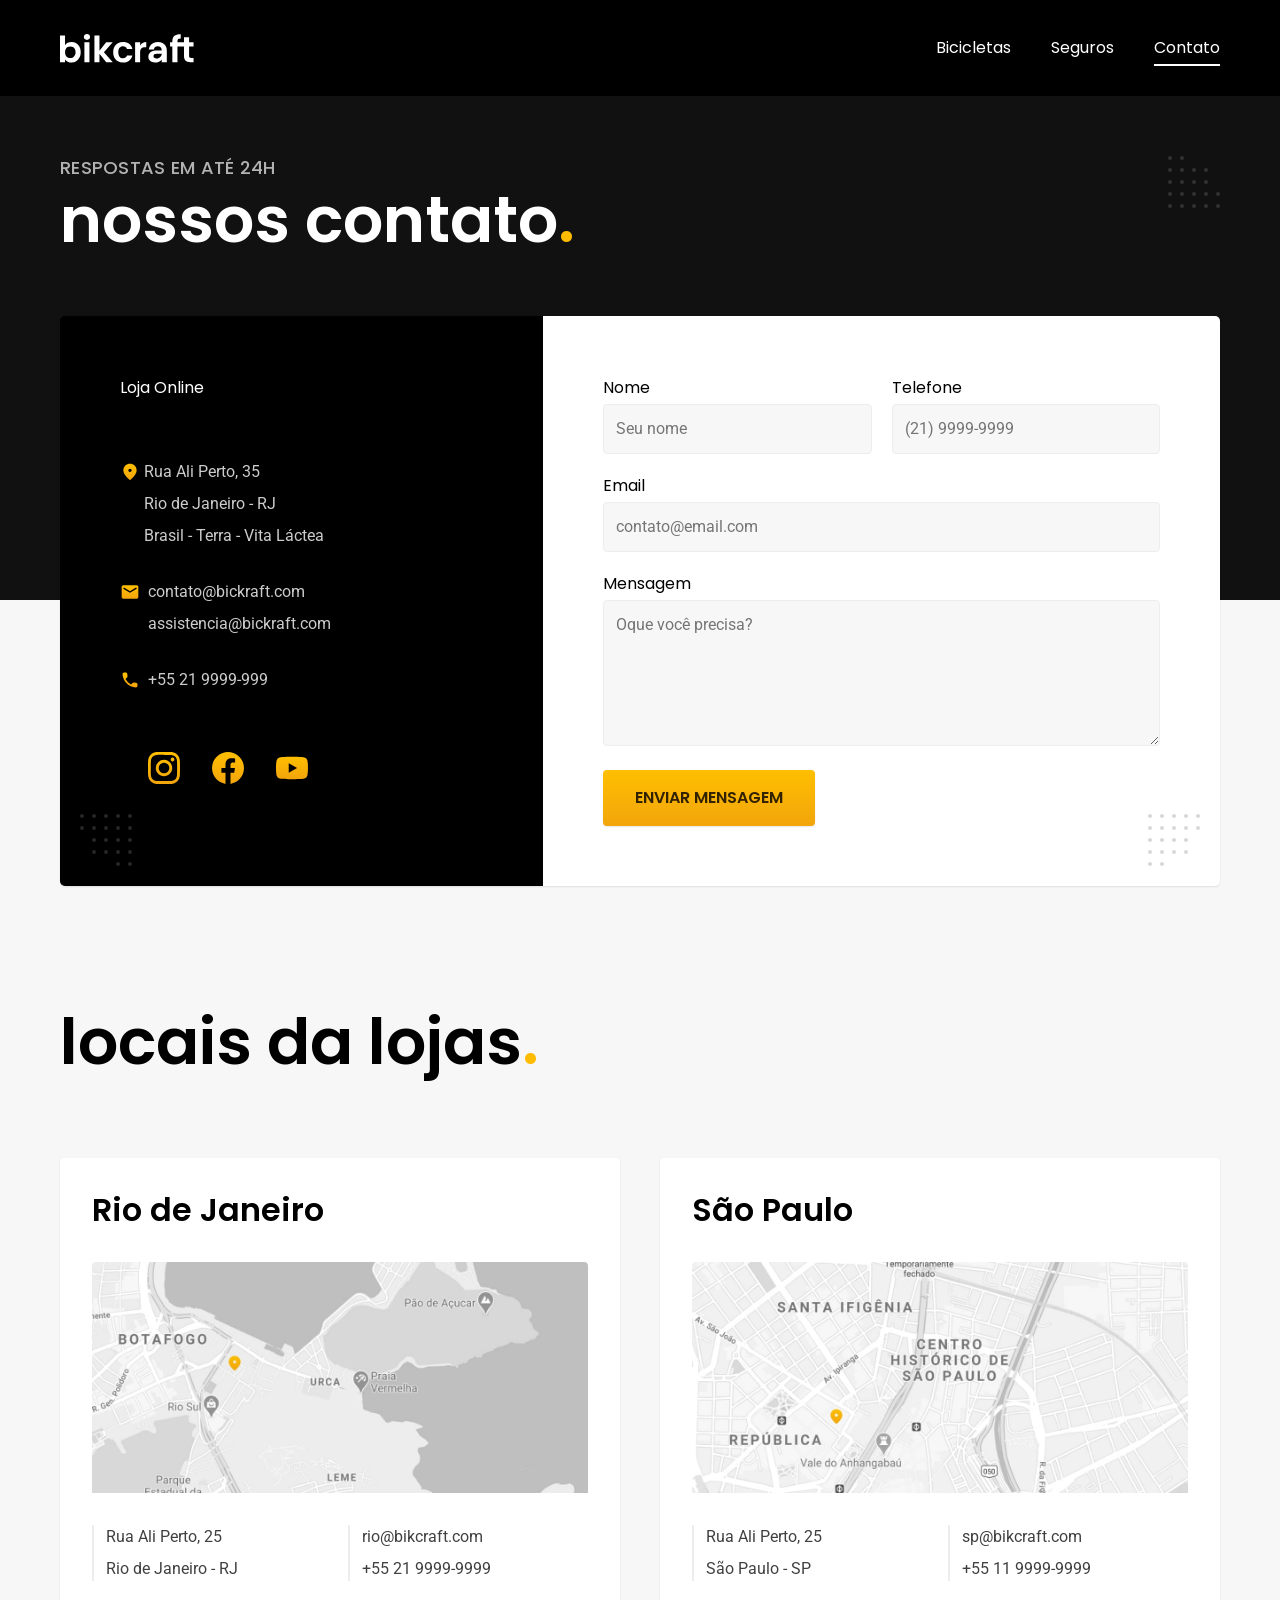
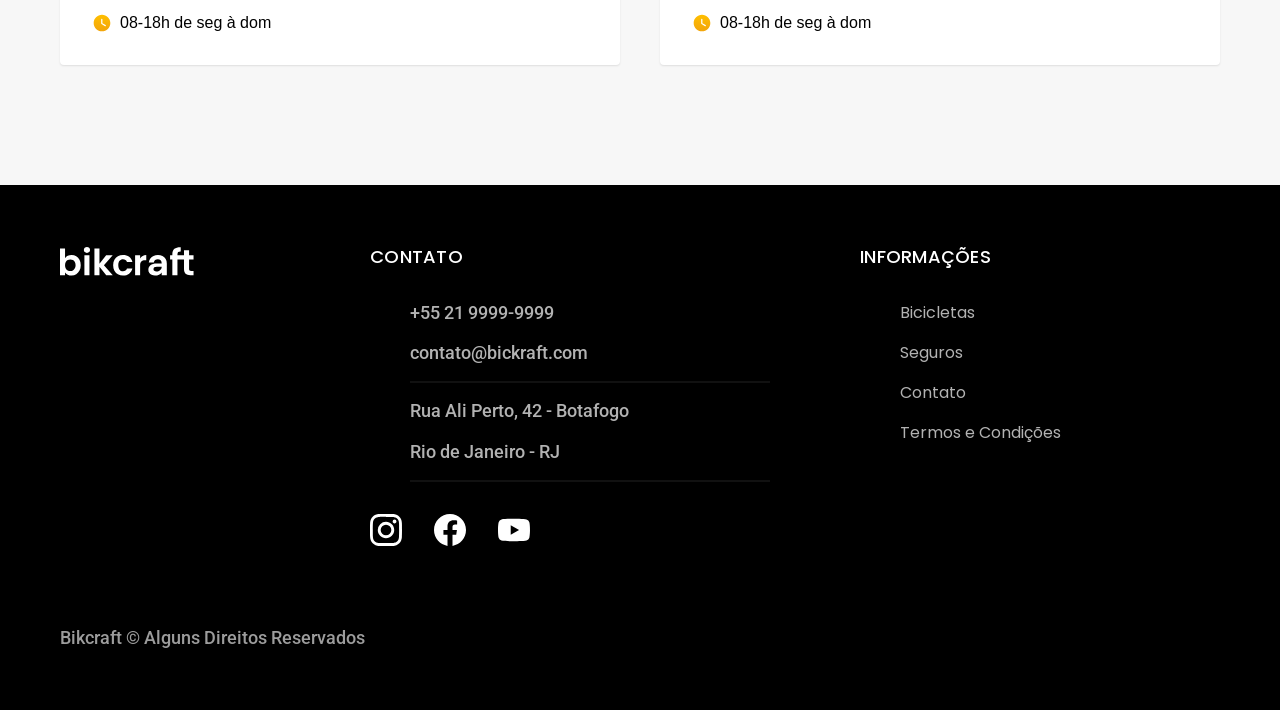
<file: projetos/bikcraft/contato.html>
<!DOCTYPE html>
<html lang="en">

<head>
  <meta charset="UTF-8">
  <meta name="viewport" content="width=device-width, initial-scale=1.0">
  <title>Contato | Bikcraft</title>
  <meta name="description" content="Termos e condições.">

  <link rel="icon" href="./favicon.svg" type="image/svg+xml">
  <link rel="preload" href="./css/style.min.css" as="style">
  <link rel="stylesheet" href="./css/style.min.css">
  <link rel=" preconnect" href="https://fonts.googleapis.com">
  <link rel="preconnect" href="https://fonts.gstatic.com" crossorigin>
  <link href="https://fonts.googleapis.com/css2?family=Poppins:wght@400;600&family=Roboto:ital,wght@0,100..900;1,100..900&display=swap" rel="stylesheet">
  <link rel="preconnect" href="https://fonts.googleapis.com">
  <link rel="preconnect" href="https://fonts.gstatic.com" crossorigin>
  <link href="https://fonts.googleapis.com/css2?family=Merriweather:ital,opsz,wght@0,18..144,300..900;1,18..144,300..900&family=Poppins:wght@400;600&family=Roboto:ital,wght@0,100..900;1,100..900&display=swap" rel="stylesheet">
  <script>document.documentElement.classList.add('js');</script>
</head>

<body id="contato">

  <header class="header-bg">
    <div class="header container">
      <a href="./">
        <img src="./img/bikcraft.svg" alt="">
      </a>
      <nav aria-label="primaria">
        <ul class="header-menu font-1-m cor-0">
          <li><a href="./bicicletas.html">Bicicletas</a></li>
          <li><a href="./seguros.html">Seguros</a></li>
          <li><a href="./contato.html">Contato</a></li>
        </ul>
      </nav>
    </div>
  </header>

  <main>
    <div class="titulo-bg">
      <div class="titulo container">
        <p class="font-2-l-b cor-5">RESPOSTAS EM ATÉ 24H</p>
        <h1 class="font-1-xxl cor-0">nossos contato<span class="cor-p1">.</span></h1>
      </div>
    </div>

    <div class="contato container">
      <section class="contato-dados" aria-label="Endereço">
        <h2 class="font-1-m cor-0">Loja Online</h2>
        <div class="contato-endereco font-2-s cor-4">
          <p>Rua Ali Perto, 35</p>
          <p>Rio de Janeiro - RJ</p>
          <p>Brasil - Terra - Vita Láctea</p>
        </div>
        <address class="contato-meios font-2-s cor-4">
          <a href="mailto:contato@bickraft.com">contato@bickraft.com</a>
          <a href="mailto:assistencia@bickraft.com">assistencia@bickraft.com</a>
          <a href="tel:+552199999999">+55 21 9999-999</a>
        </address>
        <div class="contato-redes">
          <a href="./">
            <img src="./img/redes/instagram-p.svg" alt="Instagram">
          </a>
          <a href="./">
            <img src="./img/redes/facebook-p.svg" alt="Facebook">
          </a>
          <a href="./">
            <img src="./img/redes/youtube-p.svg" alt="Youtube">
          </a>
        </div>
      </section>

      <section class="contato-formulario" aria-label="Formulário">
        <form class="form" action="./enviar.php" method="post">
          <div>
            <label for="nome">Nome</label>
            <input type="text" id="nome" name="nome" placeholder="Seu nome">
          </div>
          <div>
            <label for="telefone">Telefone</label>
            <input type="text" id="telefone" name="telefone" placeholder="(21) 9999-9999">
          </div>
          <div class="col-2">
            <label for="email">Email</label>
            <input type="email" id="email" name="email" required placeholder="contato@email.com">
          </div>
          <div class="col-2">
            <label for="mensagem">Mensagem</label>
            <textarea rows="5" id="mensagem" name="mensagem" placeholder="Oque você precisa?"></textarea>
          </div>
          <button class="botao col-2">Enviar mensagem</button>
        </form>
      </section>
    </div>
  </main>

  <article class="lojas container">
    <h2 class="font-1-xxl">locais da lojas<span class="cor-p1">.</span></h2>
    <div class="lojas-item">
      <div class="lojas-conteudo">
        <h3 class="font-1-xl">Rio de Janeiro</h3>
        <img class="map" src="./img/lojas/rj.jpg" alt="Mapa marcando o ederenço em Rua Ali perto, 25 - Rio de Janeiro - RJ">
        <div class="lojas-dados font-2-s cor-8">
          <p>Rua Ali Perto, 25</p>
          <p>Rio de Janeiro - RJ</p>
        </div>
        <div class="lojas-dados font-2-s cor-8">
          <a href="mailto:rio@bikcraft.com">rio@bikcraft.com</a>
          <a href="tel:+552199999999">+55 21 9999-9999</a>
        </div>
        <p class="lojas-tempo font-1s"><img src="./img/icones/horario.svg" alt="">08-18h de seg à dom</p>
      </div>
    </div>

    <div class="lojas-item">
      <div class="lojas-conteudo">
        <h3 class="font-1-xl">São Paulo</h3>
        <img class="map" src="./img/lojas/sp.jpg" alt="Mapa marcando o ederenço em Rua Ali perto, 25 - São Paulo - SP">
        <div class="lojas-dados font-2-s cor-8">
          <p>Rua Ali Perto, 25</p>
          <p>São Paulo - SP</p>
        </div>
        <div class="lojas-dados font-2-s cor-8">
          <a href="mailto:sp@bikcraft.com">sp@bikcraft.com</a>
          <a href="tel:+551199999999">+55 11 9999-9999</a>
        </div>
        <p class="lojas-tempo font-1s"><img src="./img/icones/horario.svg" alt="">08-18h de seg à dom</p>
      </div>
    </div>
  </article>

  <footer class="footer-bg">
    <div class="footer container">
      <img src="./img/bikcraft.svg" alt="Bikcrafr">
      <div class="footer-contato">
        <h3 class="font-2-l-b cor-0">Contato</h3>
        <ul class="font-2-m cor-5">
          <li><a href="tel:+552199999999">+55 21 9999-9999</a></li>
          <li><a href="mailto:contato@bickraft.com">contato@bickraft.com</a></li>
          <li>Rua Ali Perto, 42 - Botafogo</li>
          <li>Rio de Janeiro - RJ</li>
        </ul>

        <div class="footer-redes">
          <a href="./">
            <img src="./img/redes/instagram.svg" alt="Instagram">
          </a>
          <a href="./">
            <img src="./img/redes/facebook.svg" alt="Facebook">
          </a>
          <a href="./">
            <img src="./img/redes/youtube.svg" alt="Youtube">
          </a>
        </div>
      </div>

      <div class="footer-informacoes">
        <h3 class="font-2-l-b cor-0">INFORMAÇÕES</h3>
        <nav>
          <ul class="font-1-m cor-5">
            <li><a href="./bicicletas.html">Bicicletas</a></li>
            <li><a href="./seguros.html">Seguros</a></li>
            <li><a href="./contato.html">Contato</a></li>
            <li><a href="./termos.html">Termos e Condições</a></li>
          </ul>
        </nav>
      </div>
      <p class="footer-copy font-2-m cor-6">Bikcraft © Alguns Direitos Reservados</p>
    </div>
  </footer>


  <script src="./js/script.js"></script>
  <script src="./js/formulario.js"></script>
</body>

</html>
</file>
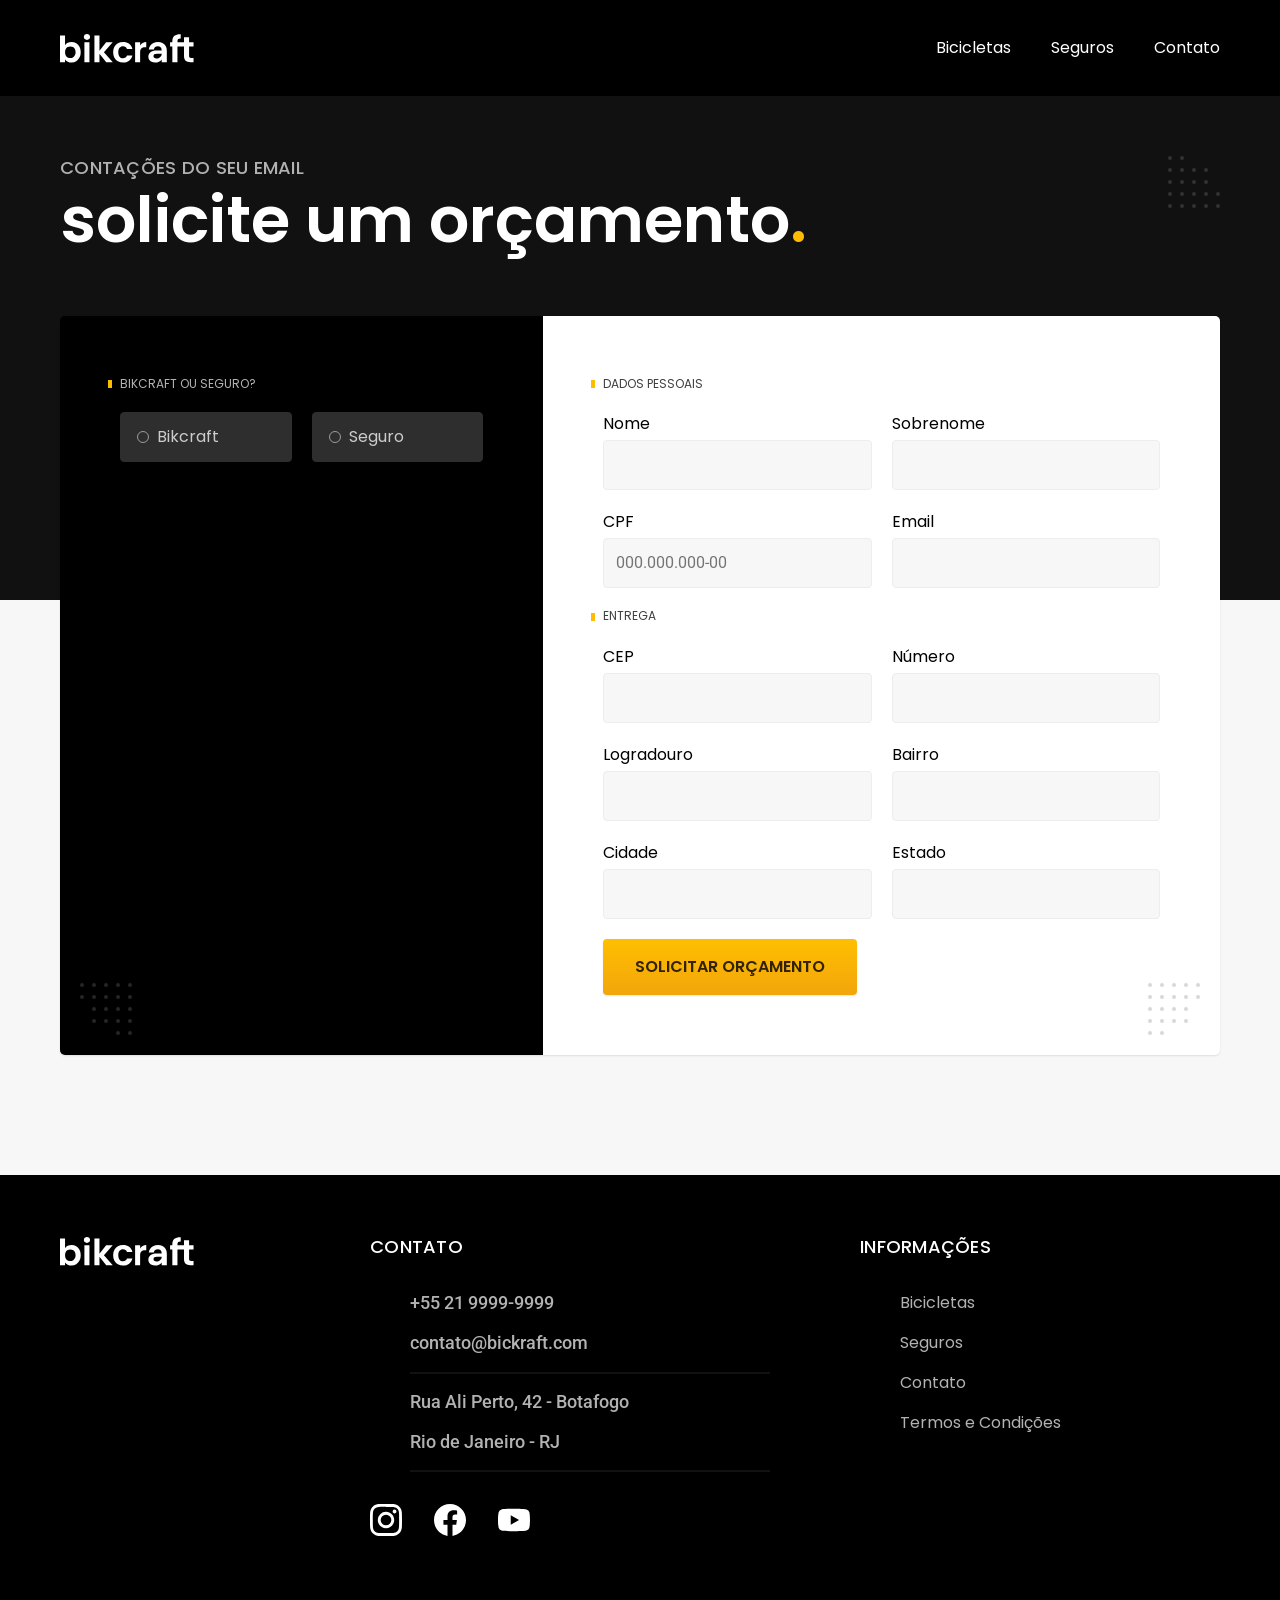
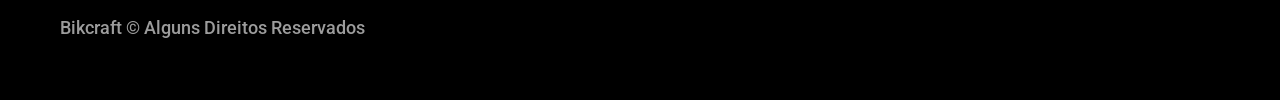
<file: projetos/bikcraft/orcamento.html>
<!DOCTYPE html>
<html lang="en">

<head>
  <meta charset="UTF-8">
  <meta name="viewport" content="width=device-width, initial-scale=1.0">
  <title>Orçamento | Bikcraft</title>
  <meta name="description" content="Termos e condições.">

  <link rel="icon" href="./favicon.svg" type="image/svg+xml">
  <link rel="preload" href="./css/style.min.css" as="style">
  <link rel="stylesheet" href="./css/style.min.css">
  <link rel=" preconnect" href="https://fonts.googleapis.com">
  <link rel="preconnect" href="https://fonts.gstatic.com" crossorigin>
  <link href="https://fonts.googleapis.com/css2?family=Poppins:wght@400;600&family=Roboto:ital,wght@0,100..900;1,100..900&display=swap" rel="stylesheet">
  <link rel="preconnect" href="https://fonts.googleapis.com">
  <link rel="preconnect" href="https://fonts.gstatic.com" crossorigin>
  <link href="https://fonts.googleapis.com/css2?family=Merriweather:ital,opsz,wght@0,18..144,300..900;1,18..144,300..900&family=Poppins:wght@400;600&family=Roboto:ital,wght@0,100..900;1,100..900&display=swap" rel="stylesheet">
  <script>document.documentElement.classList.add('js');</script>
</head>

<body id="orcamento">

  <header class="header-bg">
    <div class="header container">
      <a href="./">
        <img src="./img/bikcraft.svg" alt="">
      </a>
      <nav aria-label="primaria">
        <ul class="header-menu font-1-m cor-0">
          <li><a href="./bicicletas.html">Bicicletas</a></li>
          <li><a href="./seguros.html">Seguros</a></li>
          <li><a href="./contato.html">Contato</a></li>
        </ul>
      </nav>
    </div>
  </header>

  <main>
    <div class="titulo-bg">
      <div class="titulo container">
        <p class="font-2-l-b cor-5">CONTAÇÕES DO SEU EMAIL</p>
        <h1 class="font-1-xxl cor-0">solicite um orçamento<span class="cor-p1">.</span></h1>
      </div>
    </div>

    <form class="orcamento container" action="./enviar.php" method="post"">
      <div class=" orcamento-produto">
      <h2 class="font-1-xs cor-5">BIKCRAFT OU SEGURO?</h2>

      <input type="radio" name="tipo" value="bikcraft" id="bikcraft">
      <label for="bikcraft">Bikcraft</label>

      <input type="radio" name="tipo" value="seguro" id="seguro">
      <label for="seguro">Seguro</label>

      <div class="orcamento-conteudo" id="orcamento-bikcraft">
        <h2 class="font-1-xs cor-5">Escolha a sua</h2>

        <input type="radio" name="produto" value="nimbus" id="nimbus">
        <label for="nimbus">Nimbus Stark<span>R$ 4999</span></label>
        <div class="orcamento-detalhes">
          <ul class="font-1-xs cor-8">
            <li><img src="./img/icones/eletrica.svg" alt="">Motor Elétrico</li>
            <li><img src="./img/icones/carbono.svg" alt="">Fibra de Carbono</li>
            <li><img src="./img/icones/velocidade.svg" alt="">50 km/h</li>
            <li><img src="./img/icones/rastreador.svg" alt="">Rastreador</li>
          </ul>
          <img src="./img/bicicletas/nimbus.jpg" alt="Bicicleta preta">
        </div>

        <input type="radio" name="produto" value="magic" id="magic">
        <label for="magic">Magic Might<span>R$ 2499</span></label>
        <div class="orcamento-detalhes">
          <ul class="font-1-xs cor-8">
            <li><img src="./img/icones/eletrica.svg" alt="">Motor Elétrico</li>
            <li><img src="./img/icones/carbono.svg" alt="">Fibra de Carbono</li>
            <li><img src="./img/icones/velocidade.svg" alt="">45 km/h</li>
            <li><img src="./img/icones/rastreador.svg" alt="">Rastreador</li>
          </ul>
          <img src="./img/bicicletas/magic.jpg" alt="Bicicleta preta">
        </div>

        <input type="radio" name="produto" value="nebula" id="nebula">
        <label for="nebula">Nebula Cosmic<span>R$ 3999</span></label>
        <div class="orcamento-detalhes">
          <ul class="font-1-xs cor-8">
            <li><img src="./img/icones/eletrica.svg" alt="">Motor Elétrico</li>
            <li><img src="./img/icones/carbono.svg" alt="">Fibra de Carbono</li>
            <li><img src="./img/icones/velocidade.svg" alt="">40 km/h</li>
            <li><img src="./img/icones/rastreador.svg" alt="">Rastreador</li>
          </ul>
          <img src="./img/bicicletas/nebula.jpg" alt="Bicicleta preta">
        </div>
      </div>

      <div class="orcamento-conteudo" id="orcamento-seguro">
        <h2 class="font-1-xs cor-5">Escolha o plano</h2>

        <input type="radio" name="produto" value="prata" id="prata">
        <label for="prata">Prata<span>R$ 199</span></label>

        <input type="radio" name="produto" value="ouro" id="ouro">
        <label for="ouro">Ouro<span>R$ 299</span></label>
      </div>
      </div>

      <div class="orcamento-dados form">
        <h2 class="font-1-xs cor-9 col-2">dados pessoais</h2>
        <div>
          <label for="nome">Nome</label>
          <input type="text" id="nome" name="nome">
        </div>
        <div>
          <label for="sobrenome">Sobrenome</label>
          <input type="text" id="sobrenome" name="sobrenome">
        </div>
        <div>
          <label class="col-2" for="cpf">CPF</label>
          <input type="text" id="cpf" name="cpf" placeholder="000.000.000-00">
        </div>
        <div>
          <label class="col-2" for="email">Email</label>
          <input type="email" id="email" name="email" required>
        </div>
        <h2 class="font-1-xs cor-9 col-2">Entrega</h2>
        <div>
          <label for="cep">CEP</label>
          <input type="text" id="cep" name="cep">
        </div>
        <div>
          <label for="numero">Número</label>
          <input type="text" id="numero" name="numero">
        </div>
        <div>
          <label for="logradouro">Logradouro</label>
          <input type="text" id="logradouro" name="logradouro">
        </div>
        <div>
          <label for="bairro">Bairro</label>
          <input type="text" id="bairro" name="bairro">
        </div>
        <div>
          <label for="cidade">Cidade</label>
          <input type="text" id="cidade" name="cidade">
        </div>
        <div>
          <label for="estado">Estado</label>
          <input type="text" id="estado" name="estado">
        </div>
        <button class="botao col-2">Solicitar Orçamento</button>
      </div>
    </form>

  </main>



  <footer class="footer-bg">
    <div class="footer container">
      <img src="./img/bikcraft.svg" alt="Bikcrafr">
      <div class="footer-contato">
        <h3 class="font-2-l-b cor-0">Contato</h3>
        <ul class="font-2-m cor-5">
          <li><a href="tel:+552199999999">+55 21 9999-9999</a></li>
          <li><a href="mailto:contato@bickraft.com">contato@bickraft.com</a></li>
          <li>Rua Ali Perto, 42 - Botafogo</li>
          <li>Rio de Janeiro - RJ</li>
        </ul>

        <div class="footer-redes">
          <a href="./">
            <img src="./img/redes/instagram.svg" alt="Instagram">
          </a>
          <a href="./">
            <img src="./img/redes/facebook.svg" alt="Facebook">
          </a>
          <a href="./">
            <img src="./img/redes/youtube.svg" alt="Youtube">
          </a>
        </div>
      </div>

      <div class="footer-informacoes">
        <h3 class="font-2-l-b cor-0">INFORMAÇÕES</h3>
        <nav>
          <ul class="font-1-m cor-5">
            <li><a href="./bicicletas.html">Bicicletas</a></li>
            <li><a href="./seguros.html">Seguros</a></li>
            <li><a href="./contato.html">Contato</a></li>
            <li><a href="./termos.html">Termos e Condições</a></li>
          </ul>
        </nav>
      </div>
      <p class="footer-copy font-2-m cor-6">Bikcraft © Alguns Direitos Reservados</p>
    </div>
  </footer>


  <script src="./js/script.js"></script>
  <script src="./js/formulario.js"></script>
</body>

</html>
</file>
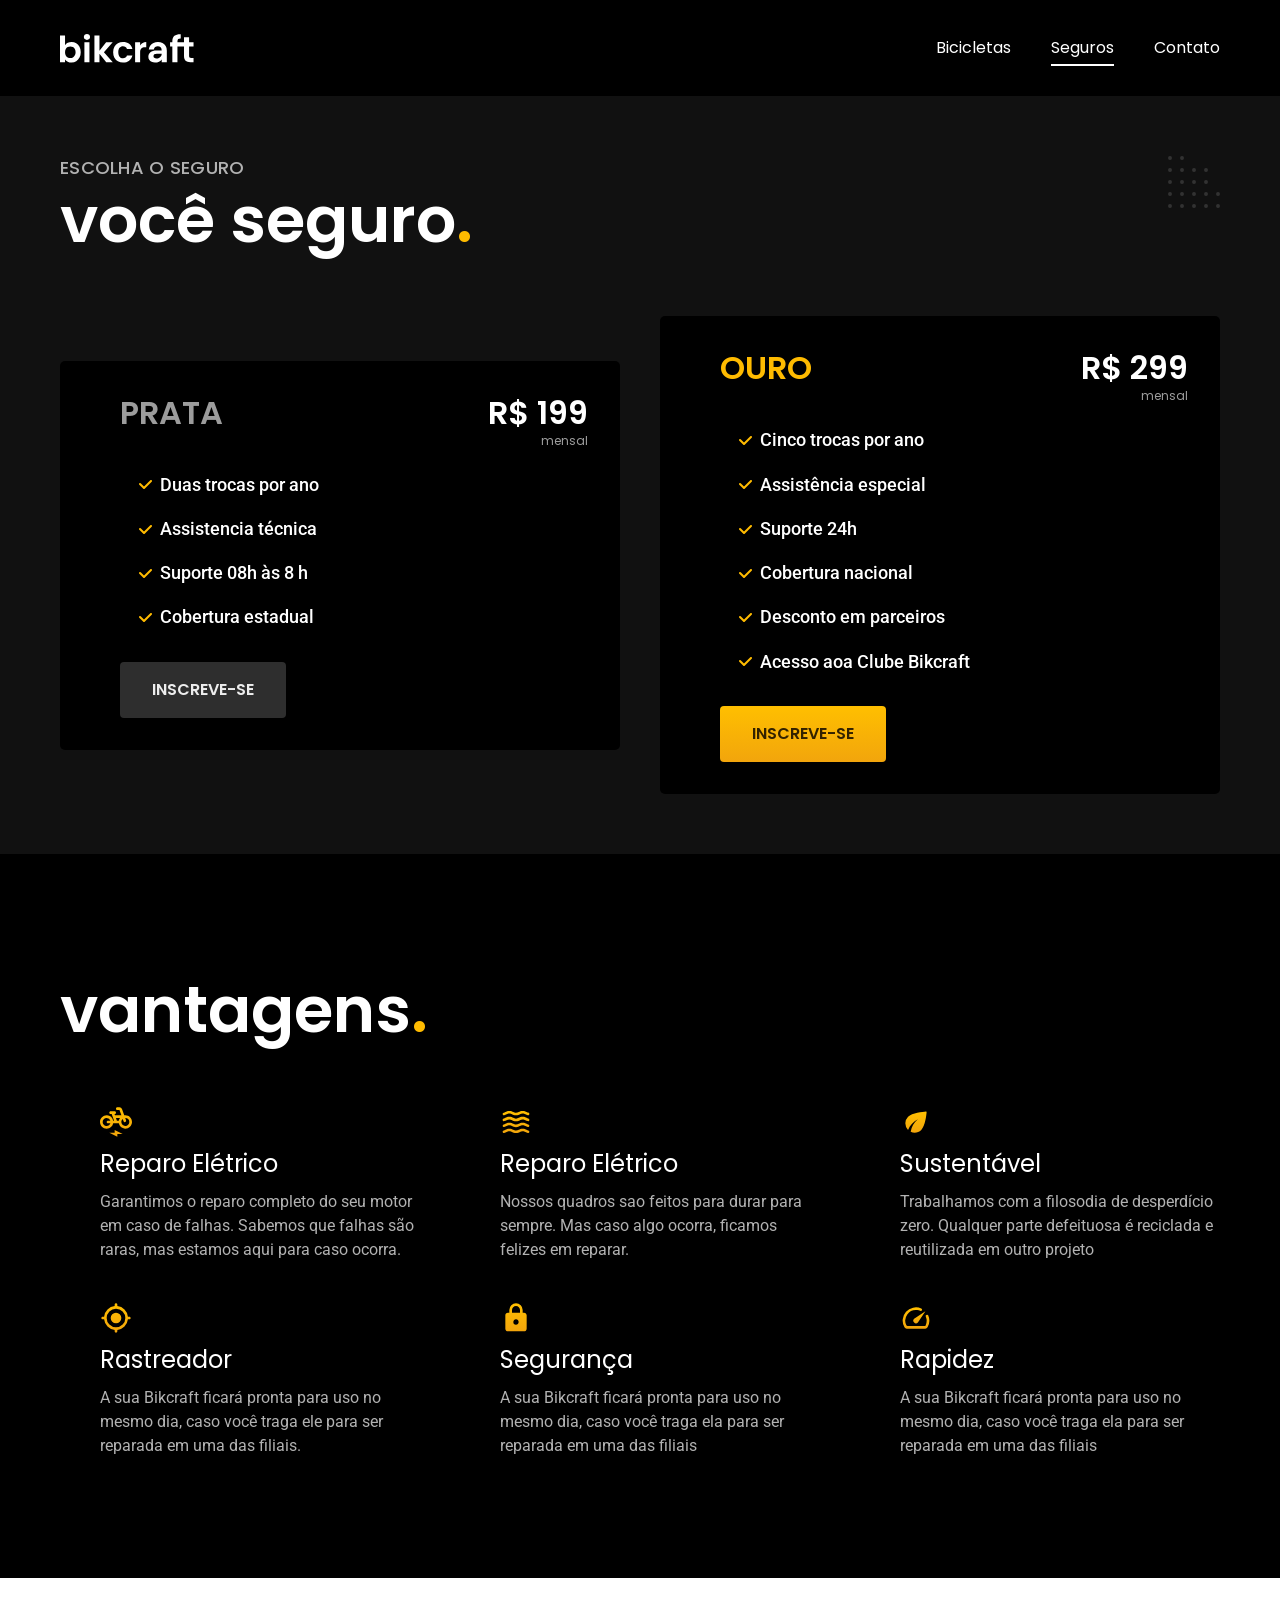
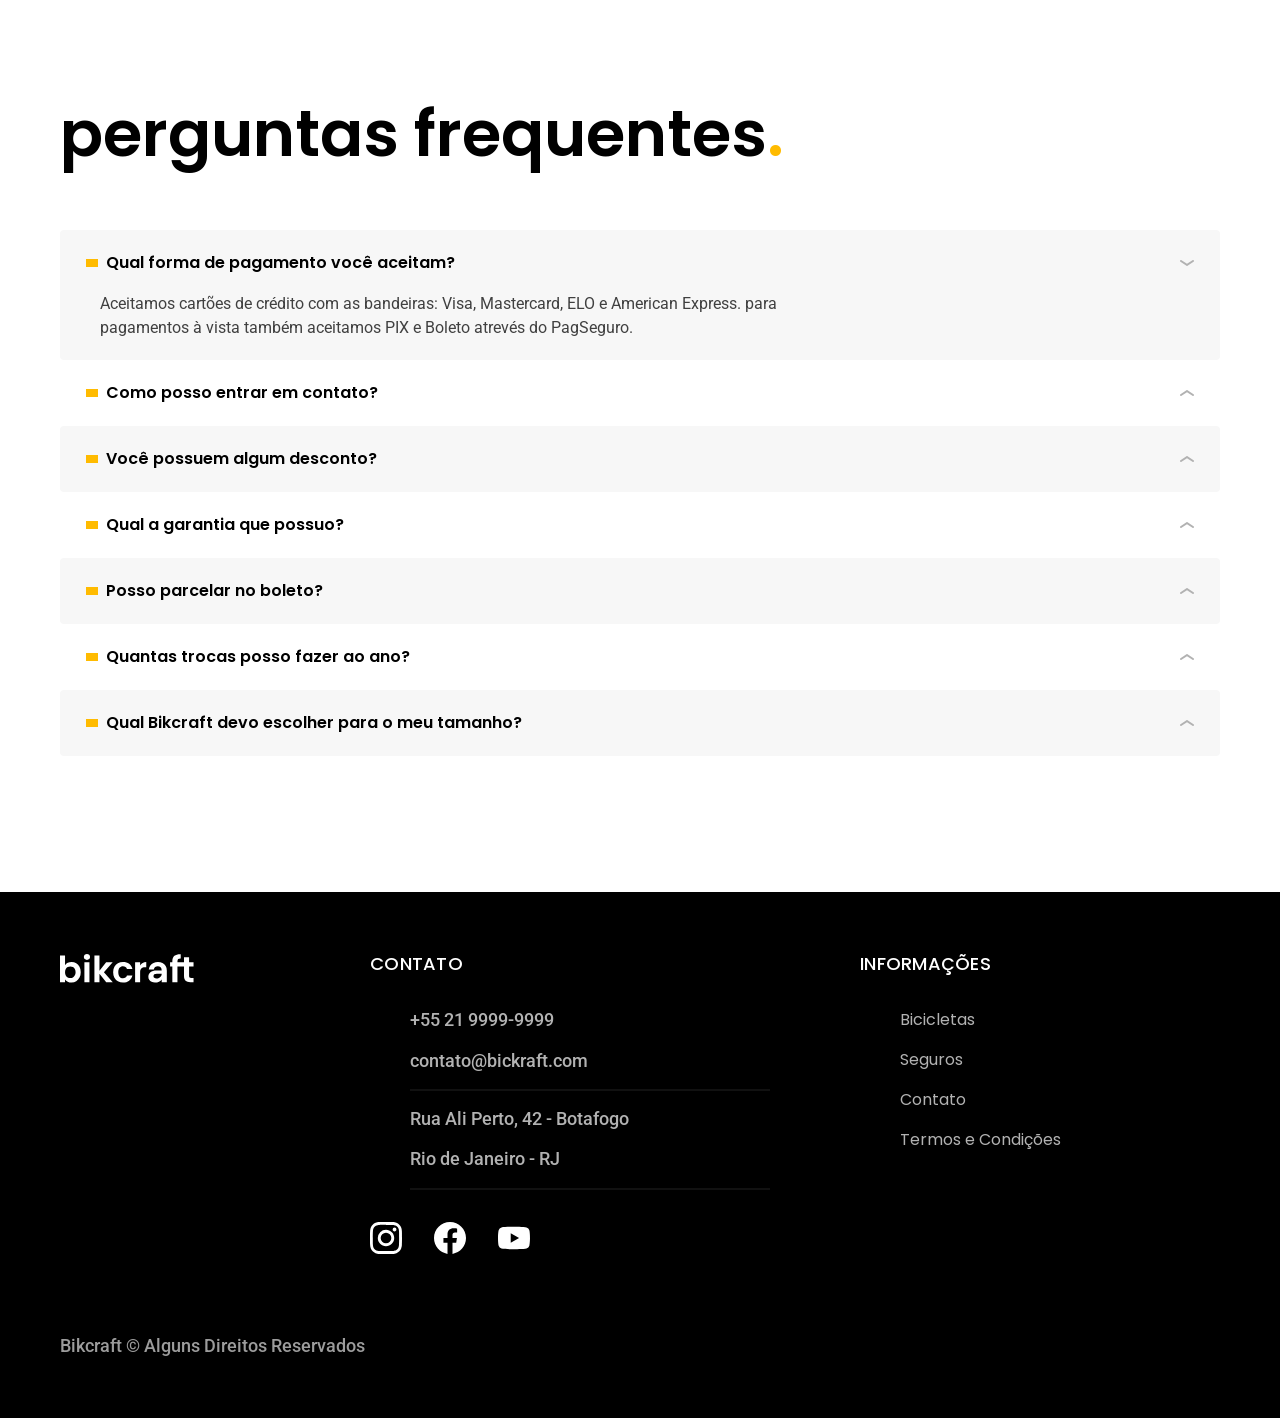
<file: projetos/bikcraft/seguros.html>
<!DOCTYPE html>
<html lang="en">

<head>
  <meta charset="UTF-8">
  <meta name="viewport" content="width=device-width, initial-scale=1.0">
  <title>Seguros | Bikcraft</title>
  <meta name="description" content="Termos e condições.">

  <link rel="icon" href="./favicon.svg" type="image/svg+xml">
  <link rel="preload" href="./css/style.min.css" as="style">
  <link rel="stylesheet" href="./css/style.min.css">
  <link rel=" preconnect" href="https://fonts.googleapis.com">
  <link rel="preconnect" href="https://fonts.gstatic.com" crossorigin>
  <link href="https://fonts.googleapis.com/css2?family=Poppins:wght@400;600&family=Roboto:ital,wght@0,100..900;1,100..900&display=swap" rel="stylesheet">
  <link rel="preconnect" href="https://fonts.googleapis.com">
  <link rel="preconnect" href="https://fonts.gstatic.com" crossorigin>
  <link href="https://fonts.googleapis.com/css2?family=Merriweather:ital,opsz,wght@0,18..144,300..900;1,18..144,300..900&family=Poppins:wght@400;600&family=Roboto:ital,wght@0,100..900;1,100..900&display=swap" rel="stylesheet">
  <script>document.documentElement.classList.add('js');</script>
</head>

<body id="seguros">

  <header class="header-bg">
    <div class="header container">
      <a href="./">
        <img src="./img/bikcraft.svg" alt="">
      </a>
      <nav aria-label="primaria">
        <ul class="header-menu font-1-m cor-0">
          <li><a href="./bicicletas.html">Bicicletas</a></li>
          <li><a href="./seguros.html">Seguros</a></li>
          <li><a href="./contato.html">Contato</a></li>
        </ul>
      </nav>
    </div>
  </header>

  <main class="seguros-bg">
    <div class="titulo-bg">
      <div class="titulo container">
        <p class="font-2-l-b cor-5">ESCOLHA O SEGURO</p>
        <h1 class="font-1-xxl cor-0">você seguro<span class="cor-p1">.</span></h1>
      </div>
    </div>


    <div class="seguros container">
      <div class="seguros-item fadeInLeft" data-anime="200">
        <h3 class="font-1-xl cor-6">PRATA</h3>
        <span class="font-1-xl cor-0">R$ 199 <span class="font-1-xs cor-6">mensal</span></span>
        <ul class="font-2-m cor-0">
          <li>Duas trocas por ano</li>
          <li>Assistencia técnica</li>
          <li>Suporte 08h às 8 h</li>
          <li>Cobertura estadual</li>
        </ul>
        <a class="botao secundario" href="./orcamento.html?tipo=seguro&produto=prata">INSCREVE-SE</a>
      </div>

      <div class="seguros-item fadeInRight" data-anime="400">
        <h3 class="font-1-xl cor-p1">OURO</h3>
        <span class="font-1-xl cor-0">R$ 299 <span class="font-1-xs cor-6">mensal</span></span>
        <ul class="font-2-m cor-0">
          <li>Cinco trocas por ano</li>
          <li>Assistência especial</li>
          <li>Suporte 24h</li>
          <li>Cobertura nacional</li>
          <li>Desconto em parceiros</li>
          <li>Acesso aoa Clube Bikcraft</li>
        </ul>
        <a class="botao" href="./orcamento.html?tipo=seguro&produto=ouro">INSCREVE-SE</a>
      </div>
    </div>
  </main>

  <article class="vantagens-bg">
    <div class="vantagens container">
      <h2 class="font-1-xxl cor-0">vantagens<span class="cor-p1">.</span></h2>

      <ul>
        <li>
          <img src="./img/icones/eletrica.svg" alt="">
          <h3 class="font-1-l cor-0">Reparo Elétrico</h3>
          <p class="font-2-s cor-5">Garantimos o reparo completo do seu motor
            em caso de falhas. Sabemos que falhas são
            raras, mas estamos aqui para caso ocorra.</p>
        </li>
        <li>
          <img src="./img/icones/carbono.svg" alt="">
          <h3 class="font-1-l cor-0">Reparo Elétrico</h3>
          <p class="font-2-s cor-5">Nossos quadros sao feitos para durar para
            sempre. Mas caso algo ocorra, ficamos
            felizes em reparar.</p>
        </li>
        <li>
          <img src="./img/icones/sustentavel.svg" alt="">
          <h3 class="font-1-l cor-0">Sustentável</h3>
          <p class="font-2-s cor-5">Trabalhamos com a filosodia de desperdício
            zero. Qualquer parte defeituosa é reciclada e
            reutilizada em outro projeto</p>
        </li>
        <li>
          <img src="./img/icones/rastreador.svg" alt="">
          <h3 class="font-1-l cor-0">Rastreador</h3>
          <p class="font-2-s cor-5">A sua Bikcraft ficará pronta para uso no
            mesmo dia, caso você traga ele para ser
            reparada em uma das filiais.</p>
        </li>
        <li>
          <img src="./img/icones/seguro.svg" alt="">
          <h3 class="font-1-l cor-0">Segurança</h3>
          <p class="font-2-s cor-5">A sua Bikcraft ficará pronta para uso no
            mesmo dia, caso você traga ela para ser
            reparada em uma das filiais</p>
        </li>
        <li>
          <img src="./img/icones/velocidade.svg" alt="">
          <h3 class="font-1-l cor-0">Rapidez</h3>
          <p class="font-2-s cor-5">A sua Bikcraft ficará pronta para uso no
            mesmo dia, caso você traga ela para ser
            reparada em uma das filiais</p>
        </li>
      </ul>
    </div>
  </article>

  <article class="perguntas container">
    <h2 class="font-1-xxl">perguntas frequentes<span class="cor-p1">.</span></h2>
    <dl>
      <div>
        <dt><button class="font-1-m-b" aria-controls="pergunta1" aria-expanded="true">Qual forma de pagamento você aceitam?</button></dt>
        <dd id="pergunta1" class="font-2-s cor-9 ativa">Aceitamos cartões de crédito com as bandeiras: Visa, Mastercard, ELO e American Express. para
          pagamentos à vista também aceitamos PIX e Boleto atrevés do PagSeguro.</dd>
      </div>

      <div>
        <dt><button class="font-1-m-b" aria-controls="pergunta2" aria-expanded="false">Como posso entrar em contato?</button></dt>
        <dd id="pergunta2" class="font-2-s cor-9">Aceitamos cartões de crédito com as bandeiras: Visa, Mastercard, ELO e American Express. para
          pagamentos à vista também aceitamos PIX e Boleto atrevés do PagSeguro.</dd>
      </div>

      <div>
        <dt><button class="font-1-m-b" aria-controls="pergunta3" aria-expanded="false">Você possuem algum desconto?</button></dt>
        <dd id="pergunta3" class="font-2-s cor-9">Aceitamos cartões de crédito com as bandeiras: Visa, Mastercard, ELO e American Express. para
          pagamentos à vista também aceitamos PIX e Boleto atrevés do PagSeguro.</dd>
      </div>

      <div>
        <dt><button class="font-1-m-b" aria-controls="pergunta4" aria-expanded="false">Qual a garantia que possuo?</button></dt>
        <dd id="pergunta4" class="font-2-s cor-9">Aceitamos cartões de crédito com as bandeiras: Visa, Mastercard, ELO e American Express. para
          pagamentos à vista também aceitamos PIX e Boleto atrevés do PagSeguro.</dd>
      </div>

      <div>
        <dt><button class="font-1-m-b" aria-controls="pergunta5" aria-expanded="false">Posso parcelar no boleto?</button></dt>
        <dd id="pergunta5" class="font-2-s cor-9">Aceitamos cartões de crédito com as bandeiras: Visa, Mastercard, ELO e American Express. para
          pagamentos à vista também aceitamos PIX e Boleto atrevés do PagSeguro.</dd>
      </div>

      <div>
        <dt><button class="font-1-m-b" aria-controls="pergunta6" aria-expanded="false">Quantas trocas posso fazer ao ano?</button></dt>
        <dd id="pergunta6" class="font-2-s cor-9">Aceitamos cartões de crédito com as bandeiras: Visa, Mastercard, ELO e American Express. para
          pagamentos à vista também aceitamos PIX e Boleto atrevés do PagSeguro.</dd>
      </div>

      <div>
        <dt><button class="font-1-m-b" aria-controls="pergunta7" aria-expanded="false">Qual Bikcraft devo escolher para o meu tamanho?</button></dt>
        <dd id="pergunta7" class="font-2-s cor-9">Aceitamos cartões de crédito com as bandeiras: Visa, Mastercard, ELO e American Express. para
          pagamentos à vista também aceitamos PIX e Boleto atrevés do PagSeguro.</dd>
      </div>
    </dl>
  </article>

  <footer class="footer-bg">
    <div class="footer container">
      <img src="./img/bikcraft.svg" alt="Bikcrafr">
      <div class="footer-contato">
        <h3 class="font-2-l-b cor-0">Contato</h3>
        <ul class="font-2-m cor-5">
          <li><a href="tel:+552199999999">+55 21 9999-9999</a></li>
          <li><a href="mailto:contato@bickraft.com">contato@bickraft.com</a></li>
          <li>Rua Ali Perto, 42 - Botafogo</li>
          <li>Rio de Janeiro - RJ</li>
        </ul>

        <div class="footer-redes">
          <a href="./">
            <img src="./img/redes/instagram.svg" alt="Instagram">
          </a>
          <a href="./">
            <img src="./img/redes/facebook.svg" alt="Facebook">
          </a>
          <a href="./">
            <img src="./img/redes/youtube.svg" alt="Youtube">
          </a>
        </div>
      </div>



      <div class="footer-informacoes">
        <h3 class="font-2-l-b cor-0">INFORMAÇÕES</h3>
        <nav>
          <ul class="font-1-m cor-5">
            <li><a href="./bicicletas.html">Bicicletas</a></li>
            <li><a href="./seguros.html">Seguros</a></li>
            <li><a href="./contato.html">Contato</a></li>
            <li><a href="./termos.html">Termos e Condições</a></li>
          </ul>
        </nav>
      </div>
      <p class="footer-copy font-2-m cor-6">Bikcraft © Alguns Direitos Reservados</p>
    </div>
  </footer>



  <script src="./js/plugins/simple-anime.js"></script>
  <script src="./js/script.js"></script>
</body>

</html>
</file>
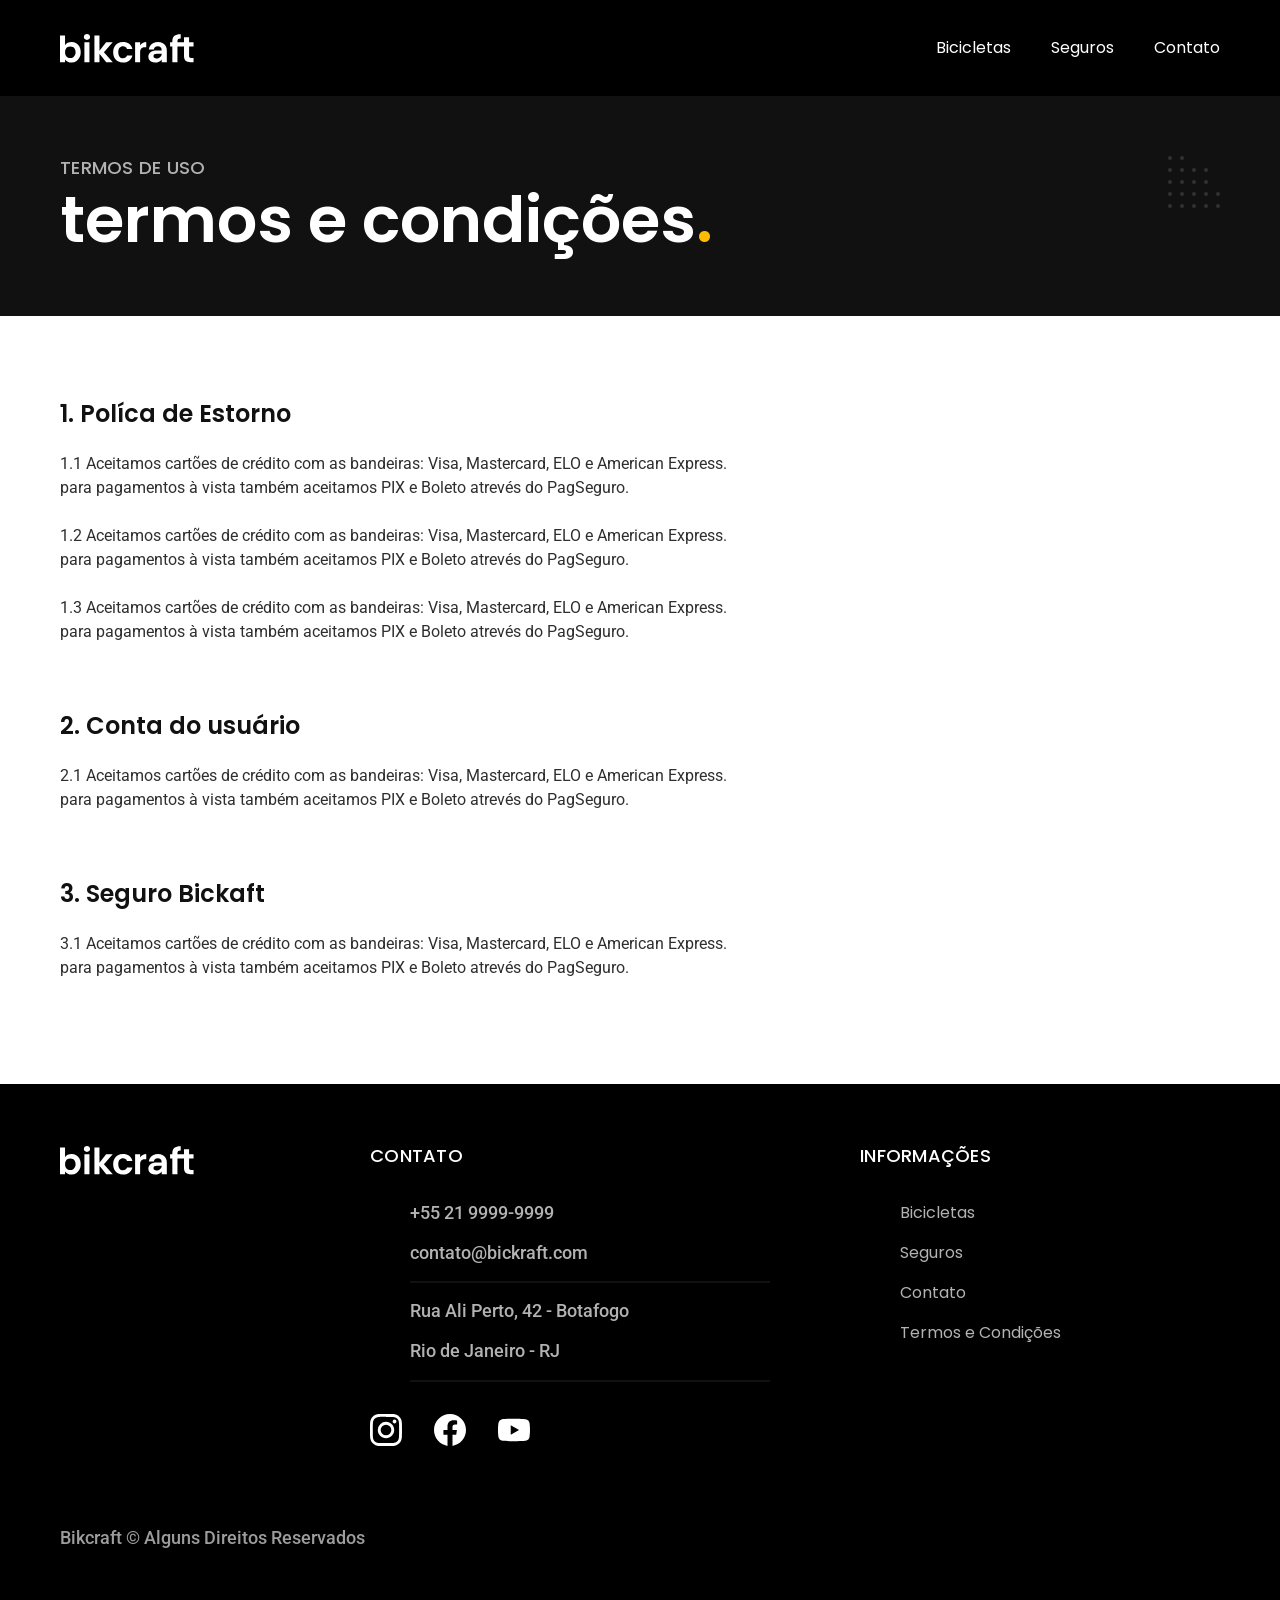
<file: projetos/bikcraft/termos.html>
<!DOCTYPE html>
<html lang="en">

<head>
  <meta charset="UTF-8">
  <meta name="viewport" content="width=device-width, initial-scale=1.0">
  <title>Termos e Condições | Bikcraft</title>
  <meta name="description" content="Termos e condições.">

  <link rel="icon" href="./favicon.svg" type="image/svg+xml">
  <link rel="preload" href="./css/style.min.css" as="style">
  <link rel="stylesheet" href="./css/style.min.css">
  <link rel=" preconnect" href="https://fonts.googleapis.com">
  <link rel="preconnect" href="https://fonts.gstatic.com" crossorigin>
  <link href="https://fonts.googleapis.com/css2?family=Poppins:wght@400;600&family=Roboto:ital,wght@0,100..900;1,100..900&display=swap" rel="stylesheet">
  <link rel="preconnect" href="https://fonts.googleapis.com">
  <link rel="preconnect" href="https://fonts.gstatic.com" crossorigin>
  <link href="https://fonts.googleapis.com/css2?family=Merriweather:ital,opsz,wght@0,18..144,300..900;1,18..144,300..900&family=Poppins:wght@400;600&family=Roboto:ital,wght@0,100..900;1,100..900&display=swap" rel="stylesheet">
  <script>document.documentElement.classList.add('js');</script>
</head>

<body id="termos">

  <header class="header-bg">
    <div class="header container">
      <a href="./">
        <img src="./img/bikcraft.svg" alt="">
      </a>
      <nav aria-label="primaria">
        <ul class="header-menu font-1-m cor-0">
          <li><a href="./bicicletas.html">Bicicletas</a></li>
          <li><a href="./seguros.html">Seguros</a></li>
          <li><a href="./contato.html">Contato</a></li>
        </ul>
      </nav>
    </div>
  </header>

  <main>
    <div class="titulo-bg">
      <div class="titulo container">
        <p class="font-2-l-b cor-5">TERMOS DE USO</p>
        <h1 class="font-1-xxl cor-0">termos e condições<span class="cor-p1">.</span></h1>
      </div>
    </div>

    <div class="termos font-2-s cor-10 container">
      <h2 class="font-1-l cor-11">1. Políca de Estorno</h2>
      <p>1.1 Aceitamos cartões de crédito com as bandeiras: Visa, Mastercard, ELO e American Express. para
        pagamentos à vista também aceitamos PIX e Boleto atrevés do PagSeguro.</p>
      <p>1.2 Aceitamos cartões de crédito com as bandeiras: Visa, Mastercard, ELO e American Express. para
        pagamentos à vista também aceitamos PIX e Boleto atrevés do PagSeguro.</p>
      <p>1.3 Aceitamos cartões de crédito com as bandeiras: Visa, Mastercard, ELO e American Express. para
        pagamentos à vista também aceitamos PIX e Boleto atrevés do PagSeguro.</p>

      <h2 class="font-1-l cor-11">2. Conta do usuário</h2>
      <p>2.1 Aceitamos cartões de crédito com as bandeiras: Visa, Mastercard, ELO e American Express. para
        pagamentos à vista também aceitamos PIX e Boleto atrevés do PagSeguro.</p>

      <h2 class="font-1-l cor-11">3. Seguro Bickaft</h2>
      <p>3.1 Aceitamos cartões de crédito com as bandeiras: Visa, Mastercard, ELO e American Express. para
        pagamentos à vista também aceitamos PIX e Boleto atrevés do PagSeguro.</p>
    </div>
  </main>



  <footer class="footer-bg">
    <div class="footer container">
      <img src="./img/bikcraft.svg" alt="Bikcrafr">
      <div class="footer-contato">
        <h3 class="font-2-l-b cor-0">Contato</h3>
        <ul class="font-2-m cor-5">
          <li><a href="tel:+552199999999">+55 21 9999-9999</a></li>
          <li><a href="mailto:contato@bickraft.com">contato@bickraft.com</a></li>
          <li>Rua Ali Perto, 42 - Botafogo</li>
          <li>Rio de Janeiro - RJ</li>
        </ul>

        <div class="footer-redes">
          <a href="./">
            <img src="./img/redes/instagram.svg" alt="Instagram">
          </a>
          <a href="./">
            <img src="./img/redes/facebook.svg" alt="Facebook">
          </a>
          <a href="./">
            <img src="./img/redes/youtube.svg" alt="Youtube">
          </a>
        </div>
      </div>

      <div class="footer-informacoes">
        <h3 class="font-2-l-b cor-0">INFORMAÇÕES</h3>
        <nav>
          <ul class="font-1-m cor-5">
            <li><a href="./bicicletas.html">Bicicletas</a></li>
            <li><a href="./seguros.html">Seguros</a></li>
            <li><a href="./contato.html">Contato</a></li>
            <li><a href="./termos.html">Termos e Condições</a></li>
          </ul>
        </nav>
      </div>
      <p class="footer-copy font-2-m cor-6">Bikcraft © Alguns Direitos Reservados</p>
    </div>
  </footer>


  <script src="./js/script.js"></script>
</body>

</html>
</file>
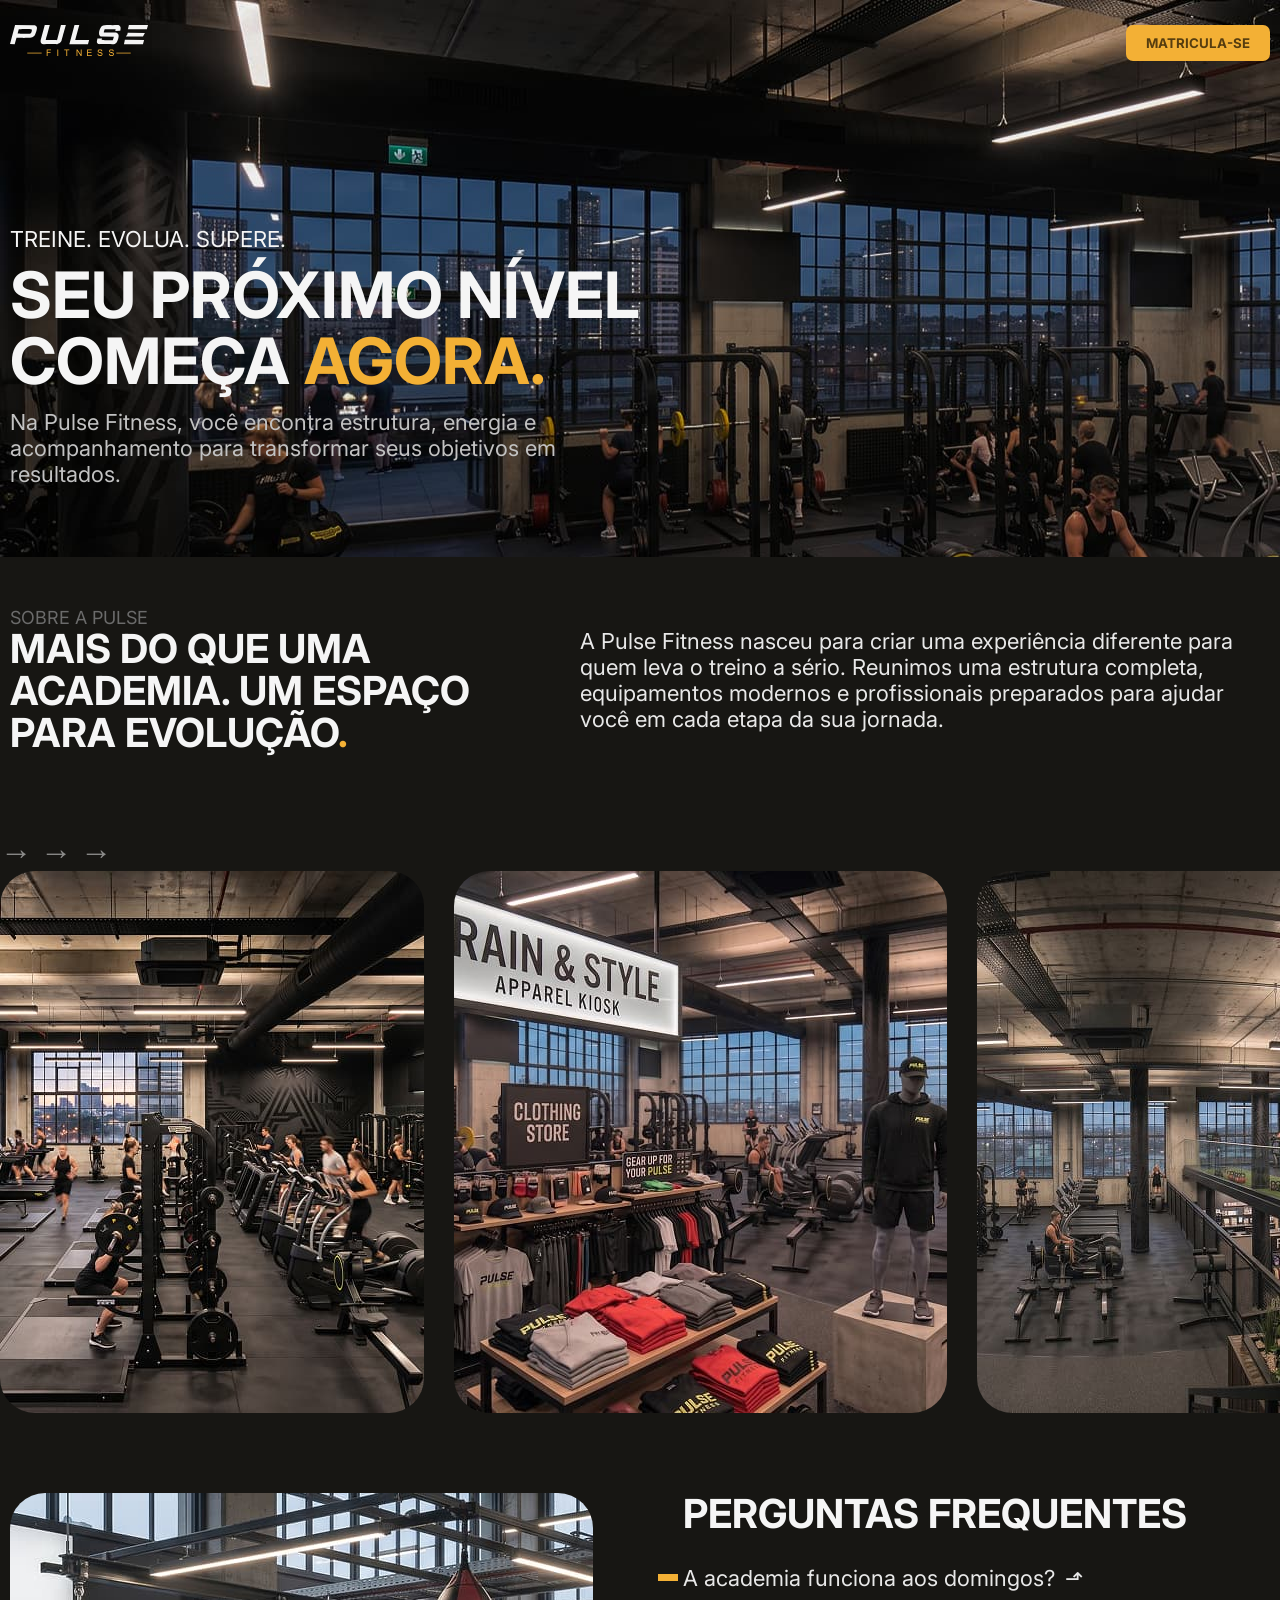
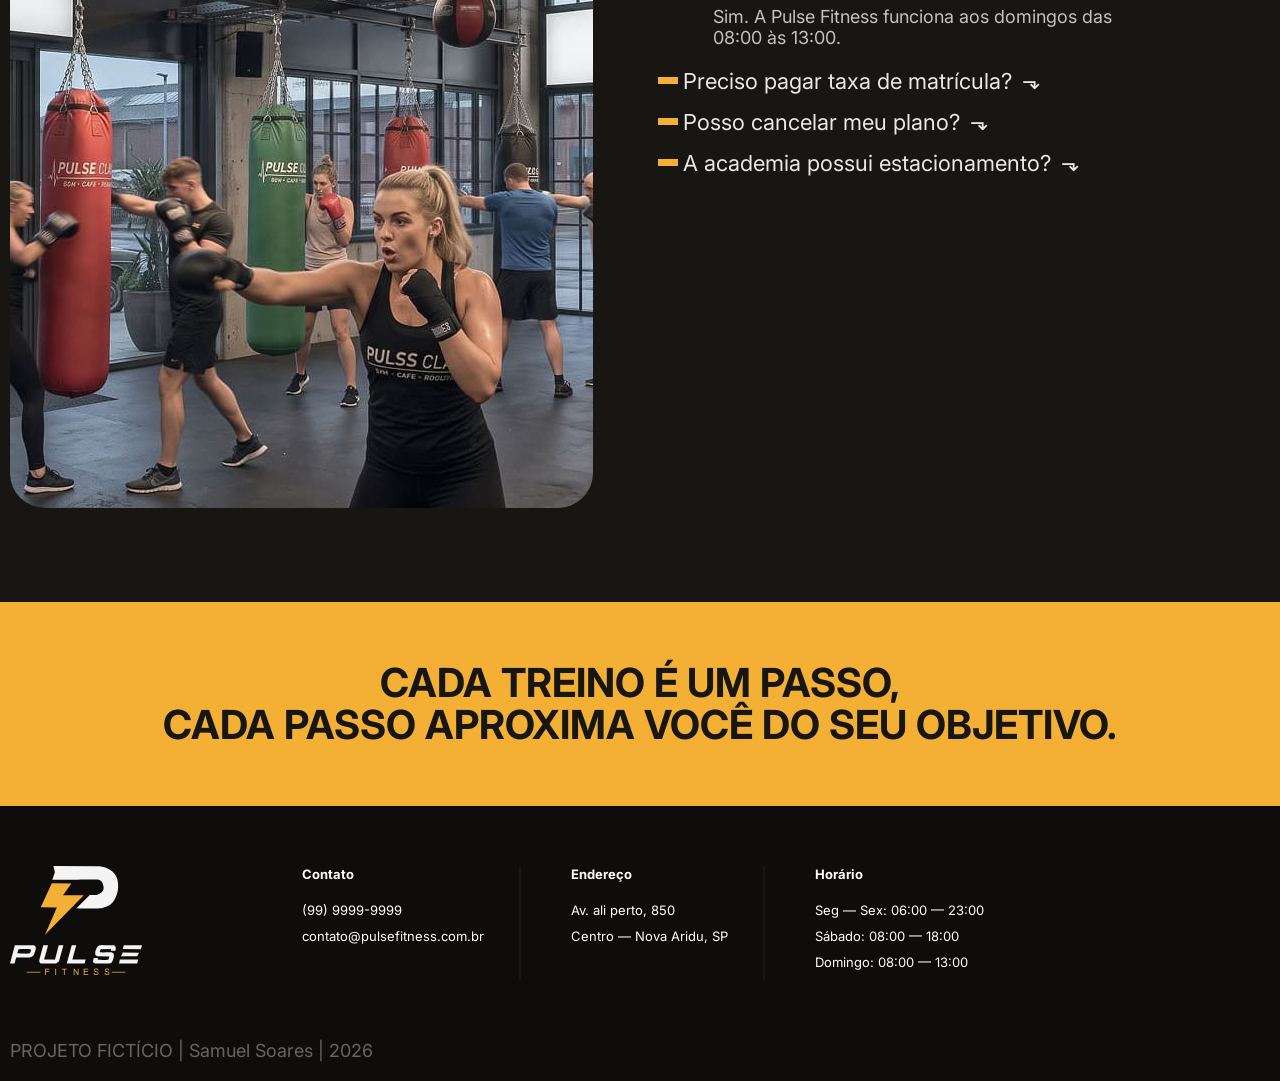
<file: projetos/pulse-fitness/pulsefitness.html>
<!DOCTYPE html>
<html lang="pt-br">

<head>
  <meta charset="UTF-8">
  <meta name="viewport" content="width=device-width, initial-scale=1.0">
  <link rel="preconnect" href="https://fonts.googleapis.com">
  <link rel="preconnect" href="https://fonts.gstatic.com" crossorigin>
  <link href="https://fonts.googleapis.com/css2?family=Inter:ital,opsz,wght@0,14..32,100..900;1,14..32,100..900&display=swap" rel="stylesheet">
  <link rel="stylesheet" href="./css/style.css">
  <script>document.documentElement.className += ' js'</script>
  <title>Pulse-Fitness | SamuelDev</title>
</head>

<body>

  <section class="container hero-bg">
    <header class="container">
      <div class="header-content">
        <div><a href="./pulseFitness.html"><img src="./img/logo.svg" alt="Logo"></a></div>
        <button class="botao">MATRICULA-SE</button>
      </div>
    </header>

    <div class="container">
      <div class="hero-conteudo" data-anima="left">
        <span class="body-txt-0 cor-segun-3 mini-t">TREINE. EVOLUA. SUPERE.</span>
        <h1 class="titulo-0 cor-segun-3">Seu próximo nível<br> começa <span class="cor-p">agora.<span></h1>
        <p class="body-txt-0 cor-segun-1">Na Pulse Fitness, você encontra estrutura, energia e acompanhamento para transformar seus objetivos em resultados.</p>
      </div>
    </div>
  </section>

  <section class="galeriagym">
    <div class="container">
      <div class="info-conteudo" data-anima="left">
        <div>
          <span class="body-txt-1 cor-base-4">SOBRE A PULSE</span>
          <h2 class="titulo-1 cor-segun-3">Mais do que uma<br> academia. Um espaço<br> para evolução<span class="cor-p">.</span></h2>
        </div>
        <div class="info-txt">
          <p class="body-txt-0 cor-segun-2">A Pulse Fitness nasceu para criar uma experiência diferente para quem leva o treino a sério. Reunimos uma estrutura completa, equipamentos modernos e profissionais preparados para ajudar você em cada etapa da sua jornada.</p>
        </div>
      </div>
      <div class="carousel-container"">
        <span class=" seta cor-s1">→ → →</span>
        <div class="carousel-track">
          <img src="./img/img-1.jpg" alt="gym">
          <img src="./img/img-2.jpg" alt="gym">
          <img src="./img/img-3.jpg" alt="gym">
          <img src="./img/img-4.jpg" alt="gym">
          <img src="./img/img-1.jpg" alt="gym">
          <img src="./img/img-2.jpg" alt="gym">
          <img src="./img/img-3.jpg" alt="gym">
          <img src="./img/img-4.jpg" alt="gym">
        </div>
      </div>
  </section>

  <section>
    <div class="container">
      <div class="faq-conteudo" data-anima="left">
        <div><img src="./img/img-5.jpg" alt="gym"></div>
        <div class="faq-box">
          <h2 class="titulo-1 cor-segun-3">PERGUNTAS FREQUENTES</h2>
          <dl class="faq" data-accordion>
            <dt class="body-txt-0 cor-segun-2">A academia funciona aos domingos?</dt>
            <dd class="small-t cor-segun-1">Sim. A Pulse Fitness funciona aos domingos das 08:00 às 13:00.</dd>
            <dt class="body-txt-0 cor-segun-2">Preciso pagar taxa de matrícula?</dt>
            <dd class="small-t cor-segun-1">Não. A Pulse Fitness não cobra taxa de matrícula. Você paga apenas o valor do plano escolhido.</dd>
            <dt class="body-txt-0 cor-segun-2">Posso cancelar meu plano?</dt>
            <dd class="small-t cor-segun-1">Sim. O cancelamento pode ser solicitado diretamente com nossa equipe. Consulte as condições do seu plano para mais informações.</dd>
            <dt class="body-txt-0 cor-segun-2">A academia possui estacionamento?</dt>
            <dd class="small-t cor-segun-1">Sim. A Pulse Fitness possui estacionamento gratuito exclusivo para alunos.</dd>
          </dl>
        </div>
      </div>
    </div>
  </section>
  </div>

  <blockquote class="blockquote-bg">
    <div class="container">
      <p class="titulo-1 cor-base-2">Cada treino é um passo,<br> Cada passo aproxima você do seu objetivo.</p>
    </div>
  </blockquote>

  <footer class="footer-bg">
    <div class="container">
      <div class="footer-info">
        <div>
          <div><img src="./img/full-logo.svg" alt=""></div>
        </div>
        <div class="footer-txt">
          <div class="separador">
            <span>Contato</span>
            <ul>
              <li>(99) 9999-9999</li>
              <li>contato@pulsefitness.com.br</li>
            </ul>
          </div>
          <div class="separador">
            <span>Endereço</span>
            <ul>
              <li>Av. ali perto, 850</li>
              <li>Centro — Nova Aridu, SP</li>
            </ul>
          </div>
          <div>
            <span>Horário</span>
            <ul>
              <li>Seg — Sex: 06:00 — 23:00</li>
              <li>Sábado: 08:00 — 18:00</li>
              <li>Domingo: 08:00 — 13:00</li>
            </ul>
          </div>
        </div>
      </div>
      <p class="body-txt-1 cor-segun-2 aviso">PROJETO FICTÍCIO | Samuel Soares | 2026</p>
    </div>
    <div>
  </footer>
  <script type="module" src="./js/script.js"></script>

</body>

</html>
</file>
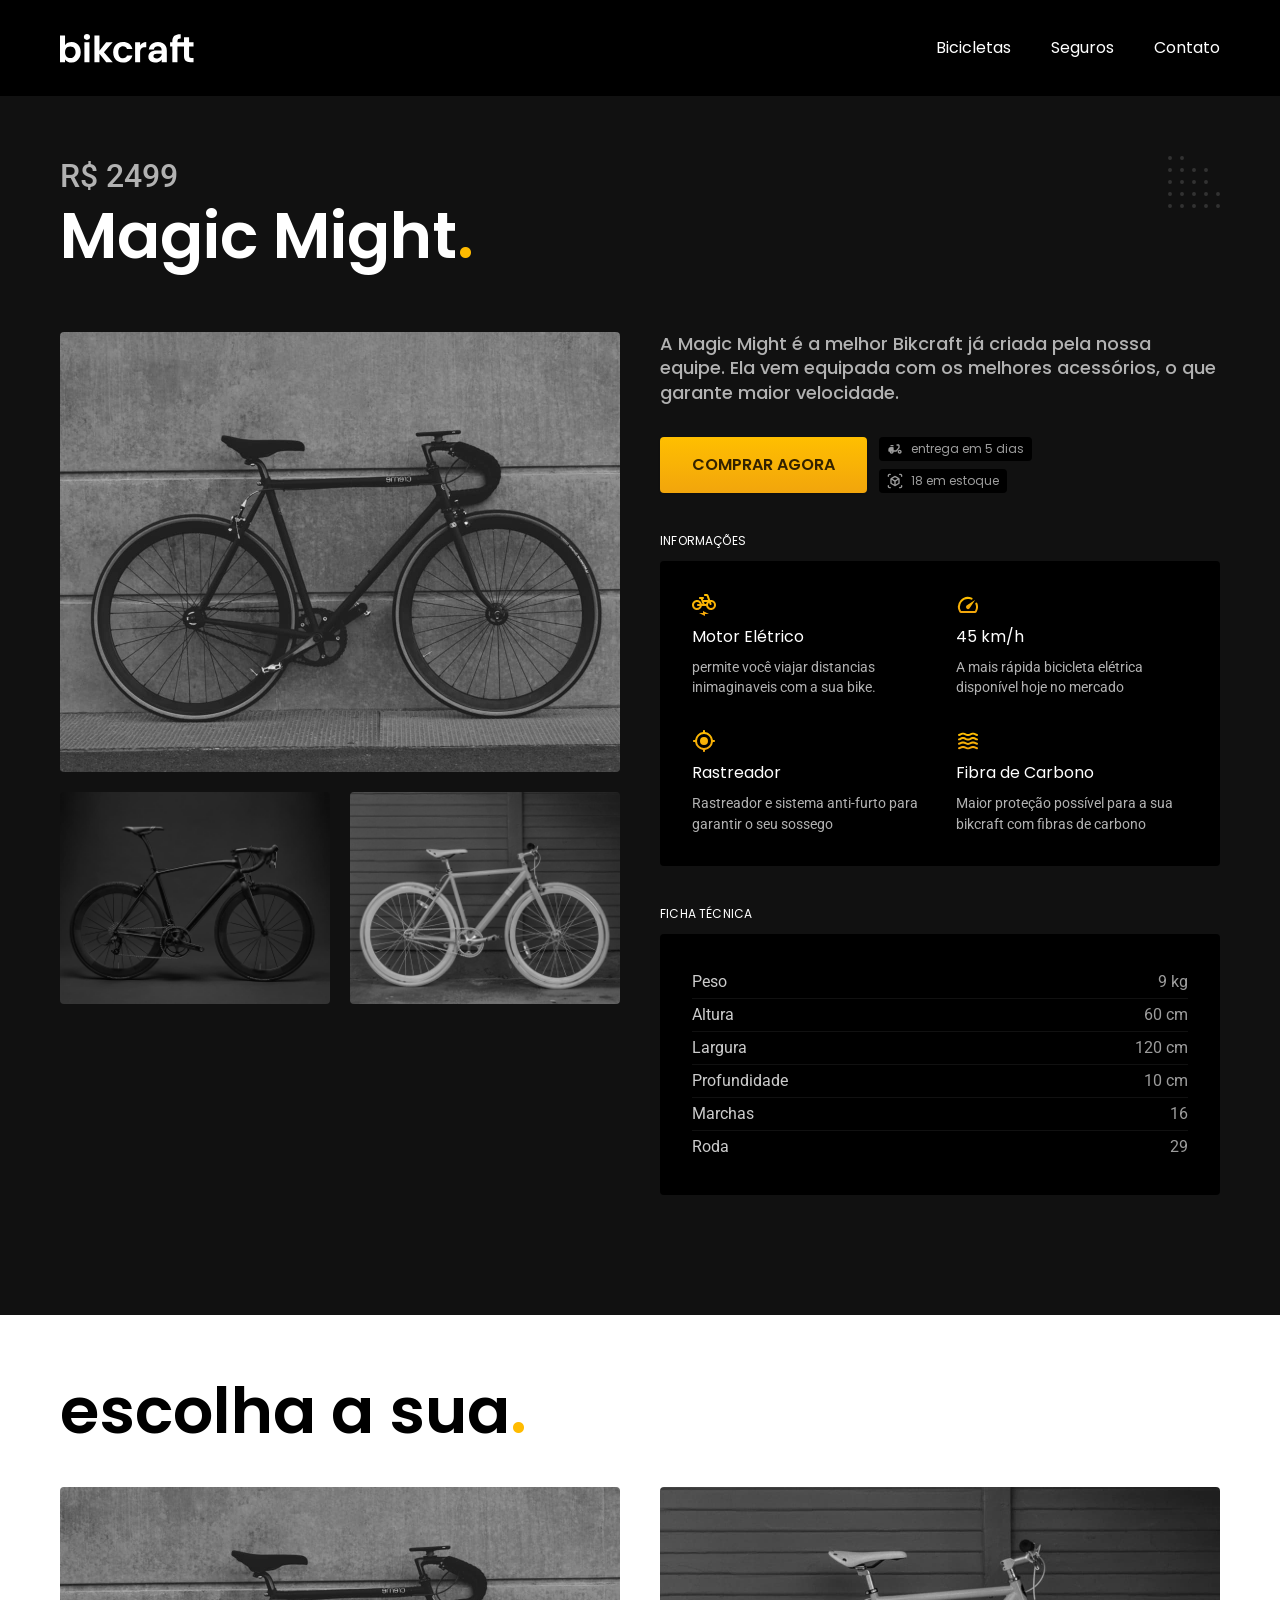
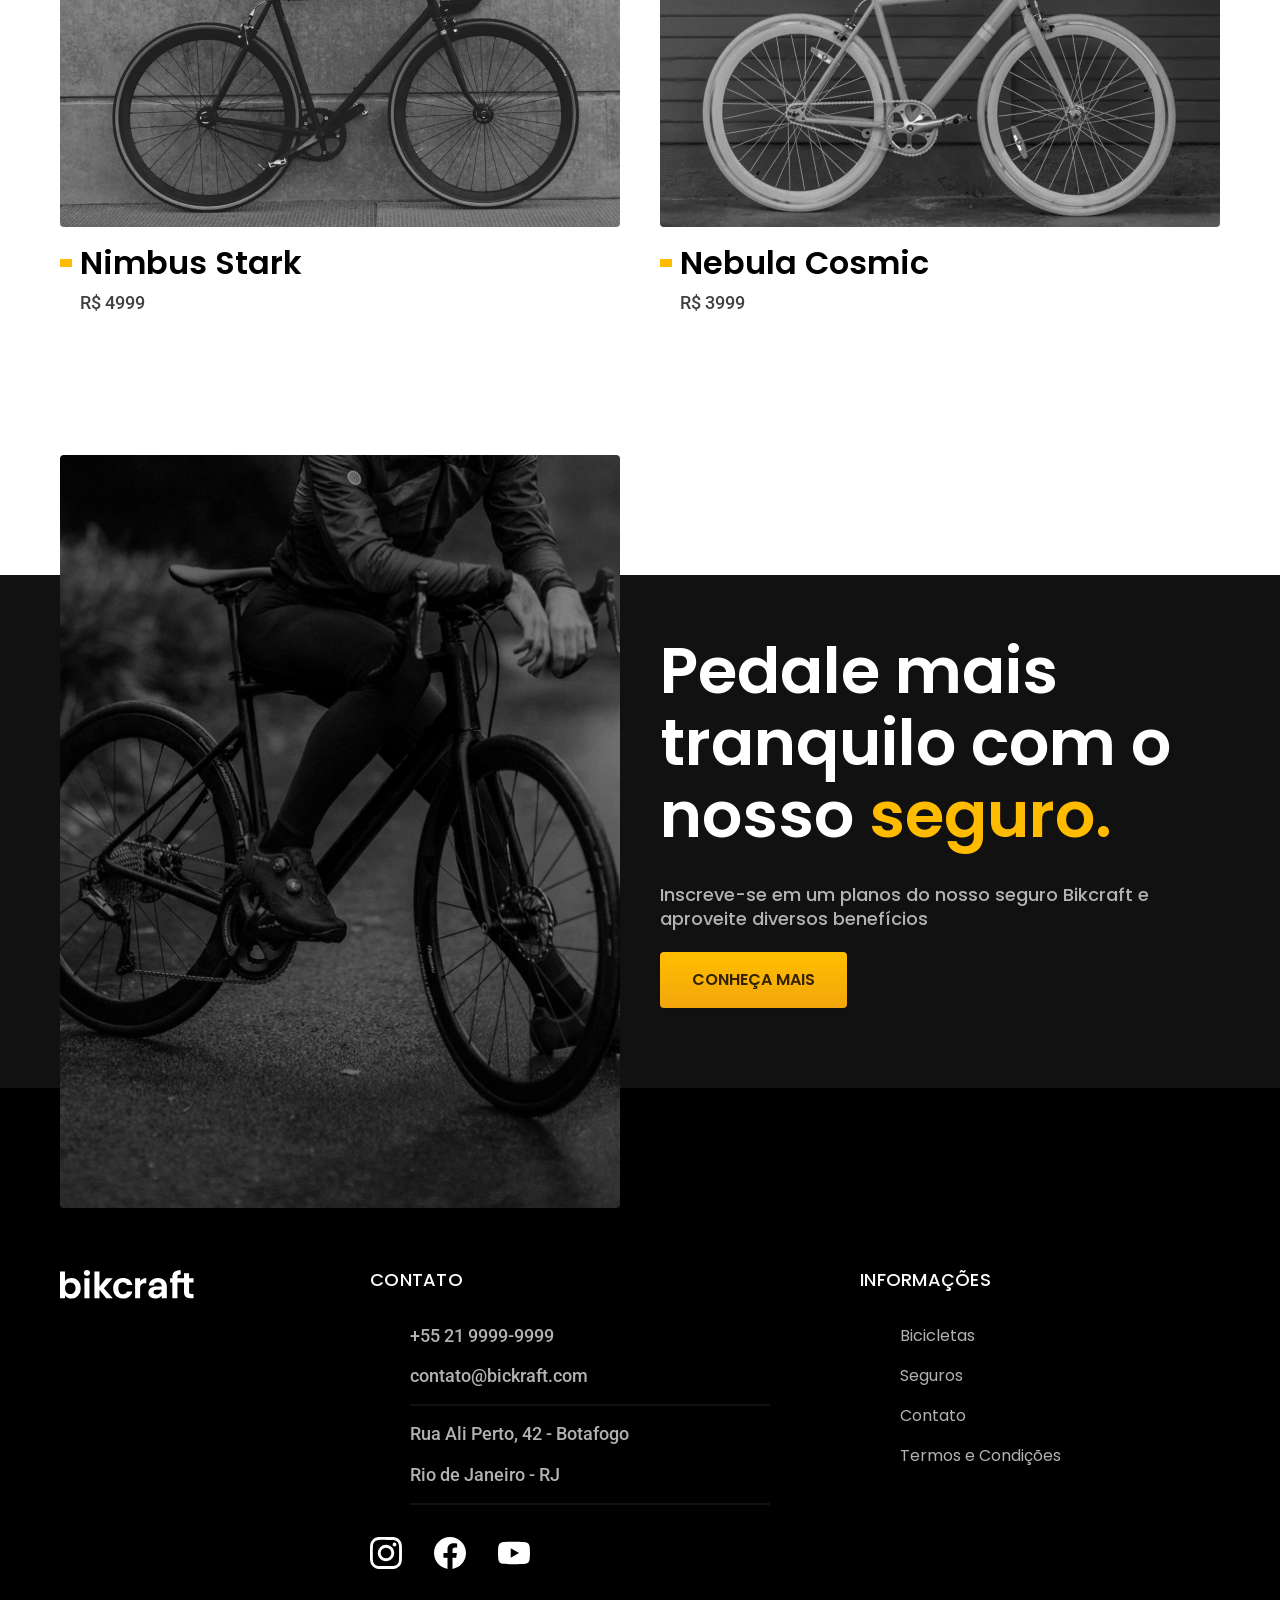
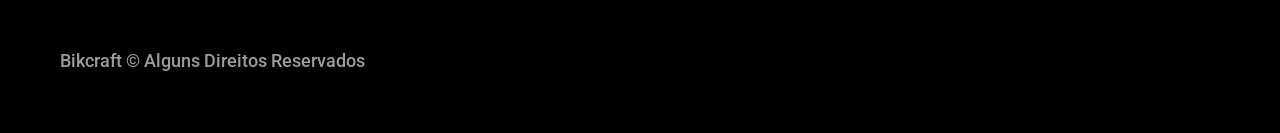
<file: projetos/bikcraft/bicicletas/magic.html>
<!DOCTYPE html>
<html lang="en">

<head>
  <meta charset="UTF-8">
  <meta name="viewport" content="width=device-width, initial-scale=1.0">
  <title>Magic | Bikcraft</title>
  <meta name="description" content="Termos e condições.">

  <link rel="icon" href="../favicon.svg" type="image/svg+xml">
  <link rel="stylesheet" href="../css/style.min.css">

  <link rel="preconnect" href="https://fonts.googleapis.com">
  <link rel="preconnect" href="https://fonts.gstatic.com" crossorigin>
  <link href="https://fonts.googleapis.com/css2?family=Poppins:wght@400;600&family=Roboto:ital,wght@0,100..900;1,100..900&display=swap" rel="stylesheet">
  <link rel="preconnect" href="https://fonts.googleapis.com">
  <link rel="preconnect" href="https://fonts.gstatic.com" crossorigin>
  <link href="https://fonts.googleapis.com/css2?family=Merriweather:ital,opsz,wght@0,18..144,300..900;1,18..144,300..900&family=Poppins:wght@400;600&family=Roboto:ital,wght@0,100..900;1,100..900&display=swap" rel="stylesheet">
  <script>document.documentElement.classList.add('js');</script>
</head>

<body id="bicicleta">

  <header class="header-bg">
    <div class="header container">
      <a href="../">
        <img src="../img/bikcraft.svg" alt="">
      </a>
      <nav aria-label="primaria">
        <ul class="header-menu font-1-m cor-0">
          <li><a href="../bicicletas.html">Bicicletas</a></li>
          <li><a href="../seguros.html">Seguros</a></li>
          <li><a href="../contato.html">Contato</a></li>
        </ul>
      </nav>
    </div>
  </header>

  <main class="titulo-bg">
    <div>
      <div class="titulo container">
        <p class="font-2-xl cor-5">R$ 2499</p>
        <h1 class="font-1-xxl cor-0">Magic Might<span class="cor-p1">.</span></h1>
      </div>
    </div>
    <div class="bicicleta container">
      <div class="bicicleta-imagens">
        <img src="../img/bicicleta/nimbus2.jpg" alt="Bicicleta 1">
        <img src="../img/bicicleta/nimbus1.jpg" alt="Bicicleta 2">
        <img src="../img/bicicleta/nimbus3.jpg" alt="Bicicleta 3">
      </div>
      <div class="bicicleta-conteudo">
        <p class="font-2-l cor-5">A Magic Might é a melhor Bikcraft já criada pela
          nossa equipe. Ela vem equipada com os melhores
          acessórios, o que garante maior velocidade.</p>
        <div class="bicicleta-comprar">
          <a class="botao" href="../orcamento.html?tipo=bikcraft&produto=magic">COMPRAR AGORA</a>
          <span class="font-1-xs cor-6"> <img src="../img/icones/entrega.svg" alt="">entrega em 5 dias</span>
          <span class="font-1-xs cor-6"><img src="../img/icones/estoque.svg" alt="">18 em estoque</span>
        </div>
        <h2 class="font-1-xs cor-0">INFORMAÇÕES</h2>
        <ul class="bicicleta-informacoes">
          <li>
            <img src="../img/icones/eletrica.svg" alt="">
            <h3 class="font-1-m cor-0">Motor Elétrico</h3>
            <p class="font-2-xs cor-5">permite você viajar distancias
              inimaginaveis com a sua bike.</p>
          </li>
          <li>
            <img src="../img/icones/velocidade.svg" alt="">
            <h3 class="font-1-m cor-0">45 km/h</h3>
            <p class="font-2-xs cor-5">A mais rápida bicicleta elétrica
              disponível hoje no mercado</p>
          </li>
          <li>
            <img src="../img/icones/rastreador.svg" alt="">
            <h3 class="font-1-m cor-0">Rastreador</h3>
            <p class="font-2-xs cor-5">Rastreador e sistema anti-furto
              para garantir o seu sossego</p>
          </li>
          <li>
            <img src="../img/icones/carbono.svg" alt="">
            <h3 class="font-1-m cor-0">Fibra de Carbono</h3>
            <p class="font-2-xs cor-5">Maior proteção possível para a
              sua bikcraft com fibras de carbono</p>
          </li>
        </ul>
        <h2 class="font-1-xs cor-0">FICHA TÉCNICA</h2>
        <ul class="bicicleta-ficha font-2-s cor-4">
          <li>Peso<span>9 kg</span></li>
          <li>Altura<span>60 cm</span></li>
          <li>Largura<span>120 cm</span></li>
          <li>Profundidade<span>10 cm</span></li>
          <li>Marchas<span>16</span></li>
          <li>Roda<span>29</span></li>
        </ul>
      </div>
    </div>
  </main>

  <article class="bicicletas-lista container">
    <h2 class="font-1-xxl">escolha a sua<span class="cor-p1">.</span></h2>
    <ul>
      <li>
        <a href="./nimbus.html"><img src="../img/bicicletas/magic.jpg" alt="Biscicleta preta">
          <h3 class="font-1-xl">Nimbus Stark</h3>
          <span class="font-2-m cor-8">R$ 4999</span>
        </a>
      </li>

      <li>
        <a href="./nebula.html"><img src="../img/bicicletas/nebula.jpg" alt="Biscicleta preta">
          <h3 class="font-1-xl">Nebula Cosmic</h3>
          <span class="font-2-m cor-8">R$ 3999</span>
        </a>
      </li>
    </ul>
  </article>


  <article class="seguro-bg">
    <div class="seguro container">
      <div class="seguro-imagem">
        <img src="../img/fotos/seguros.jpg" alt="Pessoa para em cima em  uma bicicleta">
      </div>

      <div class="seguro-conteudo">
        <h2 class="font-1-xxl cor-0">Pedale mais tranquilo com o nosso <span class="cor-p1">seguro.</span></h2>
        <p class="font-2-l cor-5">Inscreve-se em um planos do nosso seguro Bikcraft e aproveite diversos benefícios
        <p>
          <a class="botao" href="../seguros.html">CONHEÇA MAIS</a>

      </div>
    </div>
  </article>


  <footer class="footer-bg">
    <div class="footer container">
      <img src="../img/bikcraft.svg" alt="Bikcrafr">
      <div class="footer-contato">
        <h3 class="font-2-l-b cor-0">Contato</h3>
        <ul class="font-2-m cor-5">
          <li><a href="tel:+552199999999">+55 21 9999-9999</a></li>
          <li><a href="mailto:contato@bickraft.com">contato@bickraft.com</a></li>
          <li>Rua Ali Perto, 42 - Botafogo</li>
          <li>Rio de Janeiro - RJ</li>
        </ul>

        <div class="footer-redes">
          <a href="../">
            <img src="../img/redes/instagram.svg" alt="Instagram">
          </a>
          <a href="../">
            <img src="../img/redes/facebook.svg" alt="Facebook">
          </a>
          <a href="../">
            <img src="../img/redes/youtube.svg" alt="Youtube">
          </a>
        </div>
      </div>

      <div class="footer-informacoes">
        <h3 class="font-2-l-b cor-0">INFORMAÇÕES</h3>
        <nav>
          <ul class="font-1-m cor-5">
            <li><a href="../bicicletas.html">Bicicletas</a></li>
            <li><a href="../seguros.html">Seguros</a></li>
            <li><a href="../contato.html">Contato</a></li>
            <li><a href="../termos.html">Termos e Condições</a></li>
          </ul>
        </nav>
      </div>
      <p class="footer-copy font-2-m cor-6">Bikcraft © Alguns Direitos Reservados</p>
    </div>
  </footer>


  <script src="../js/script.js"></script>
</body>

</html>
</file>
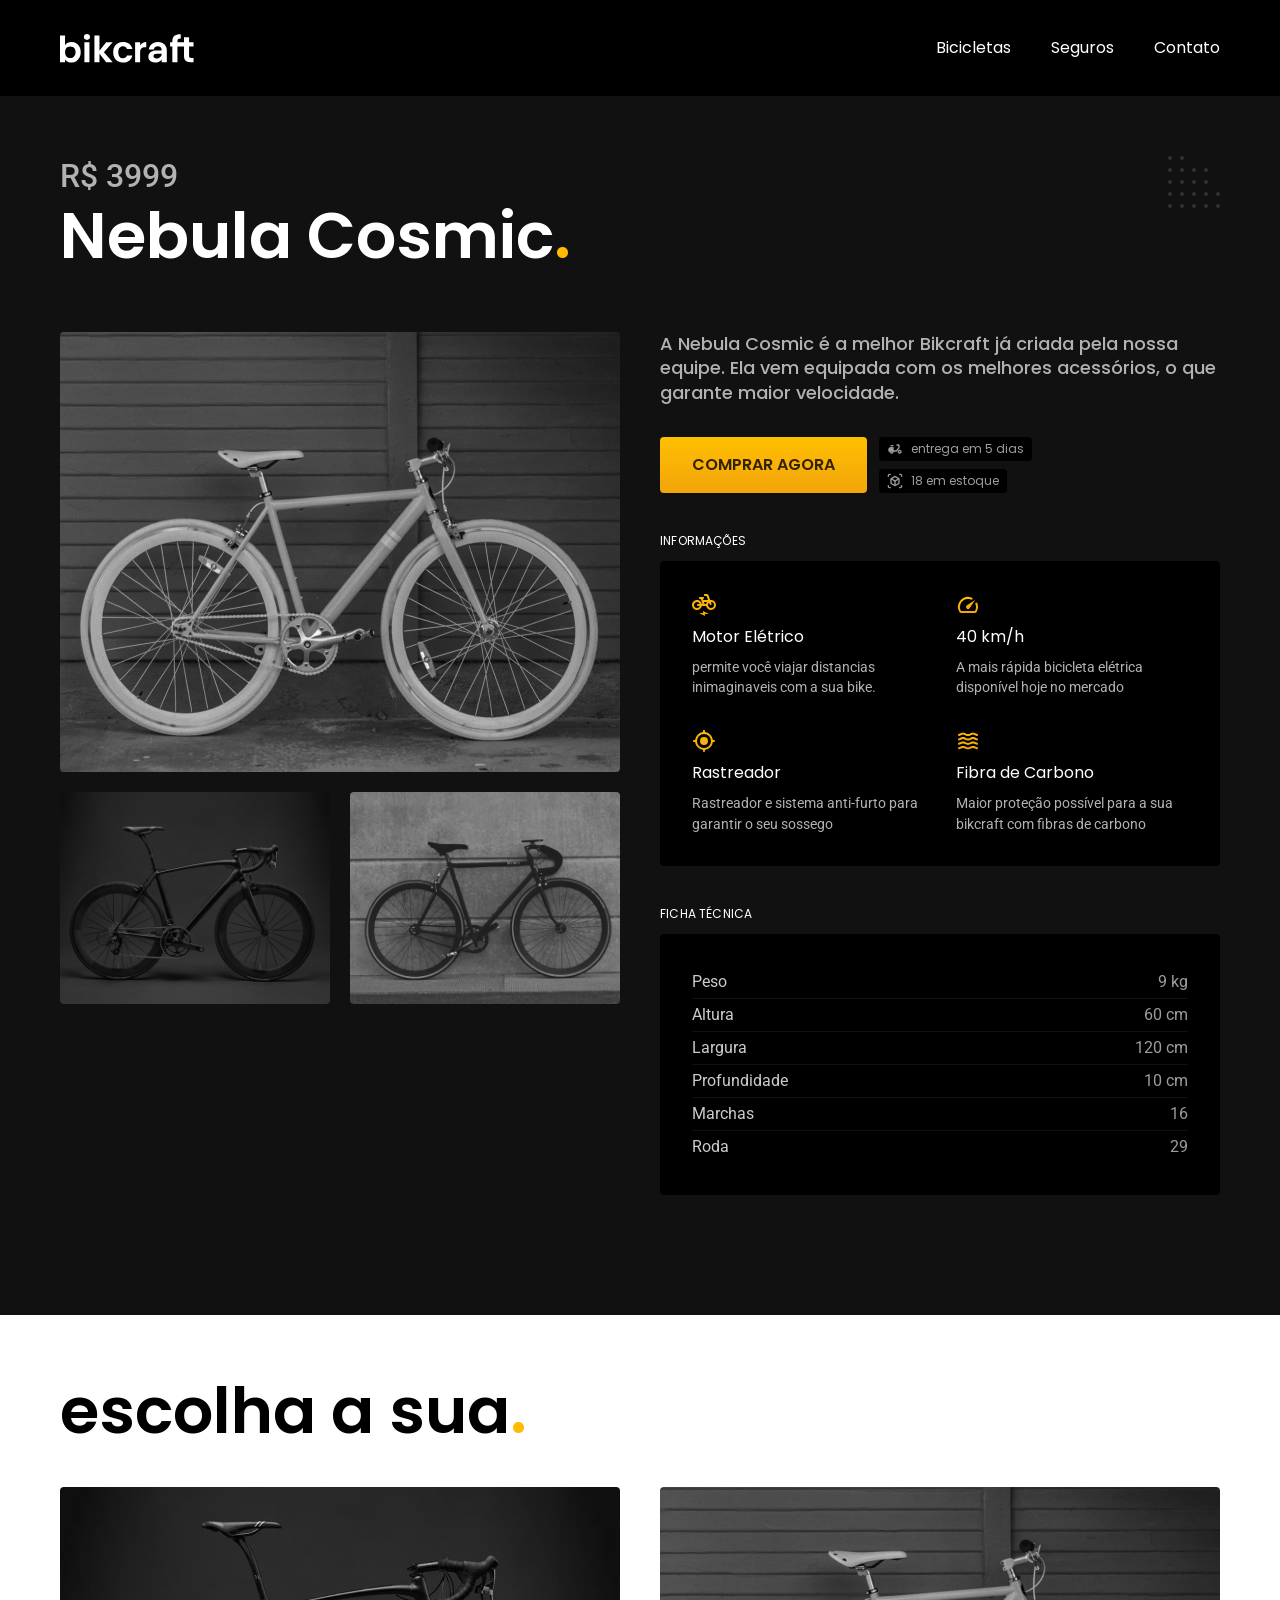
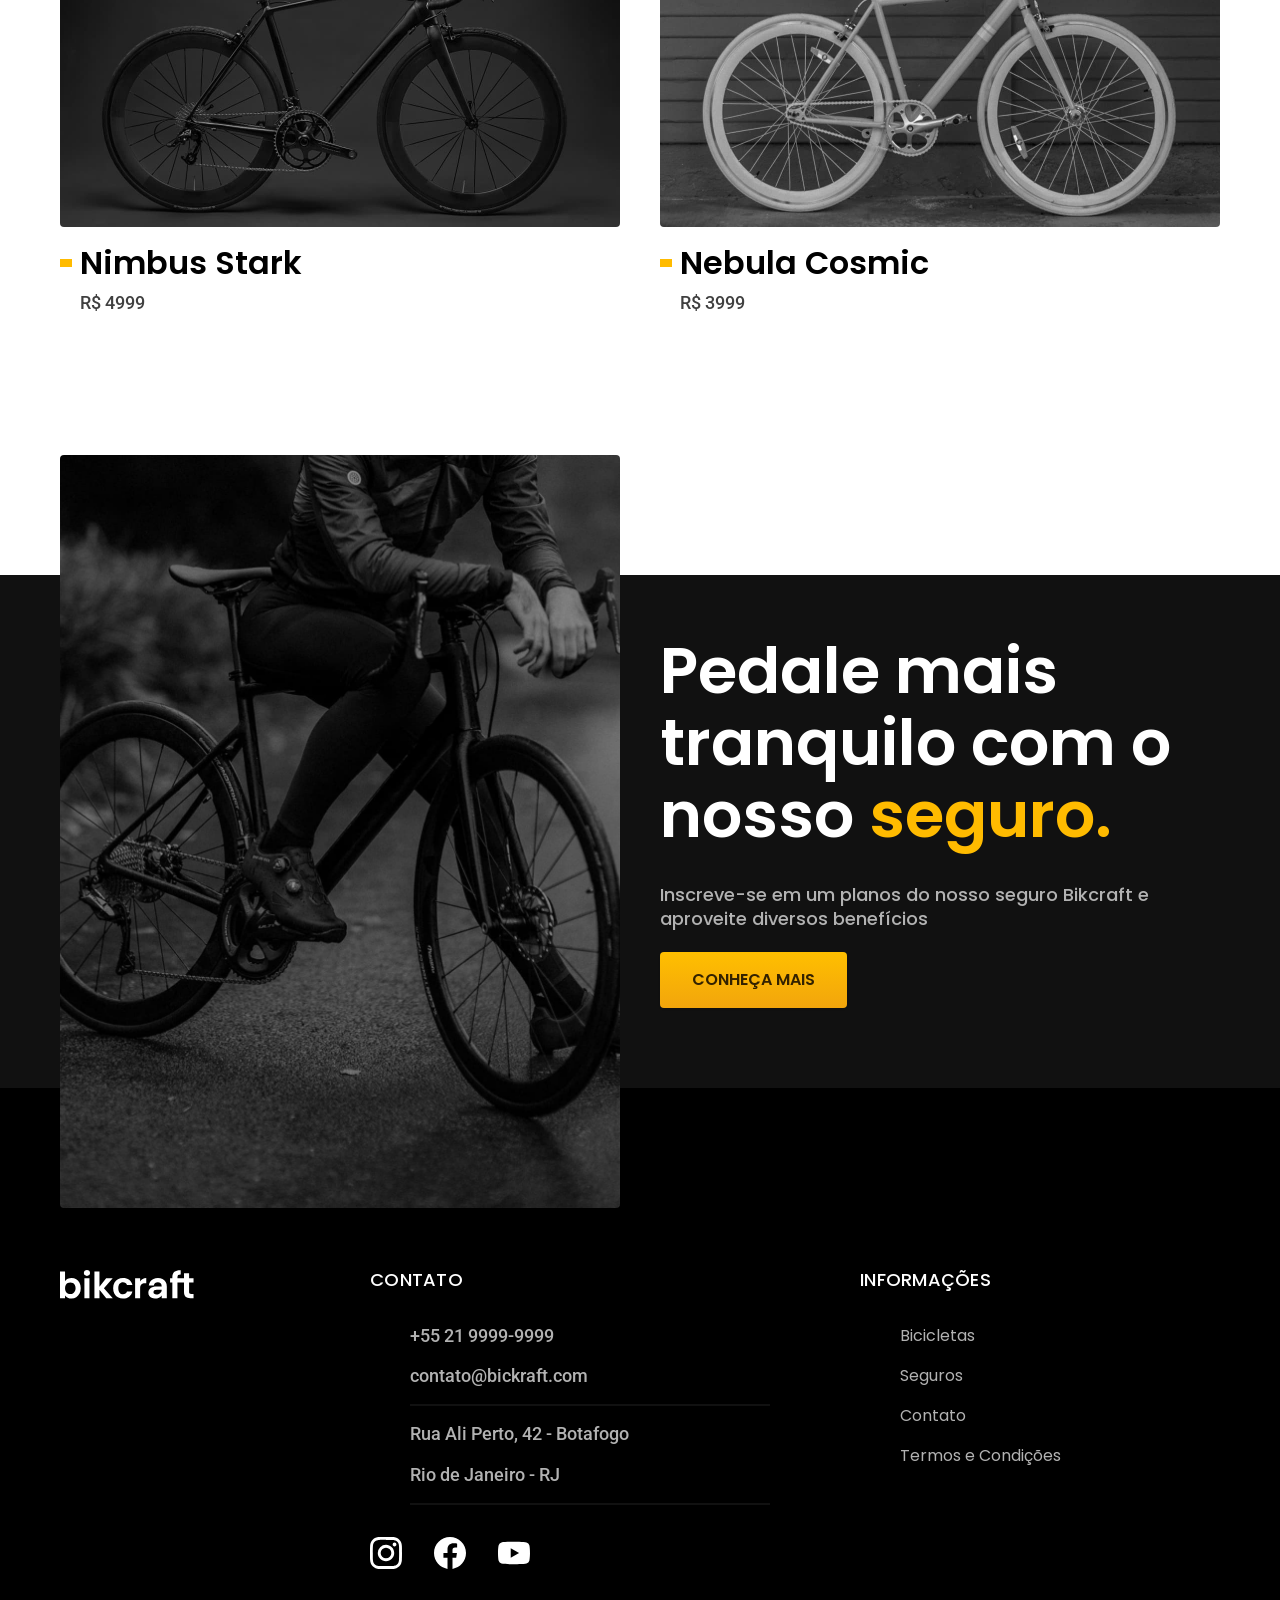
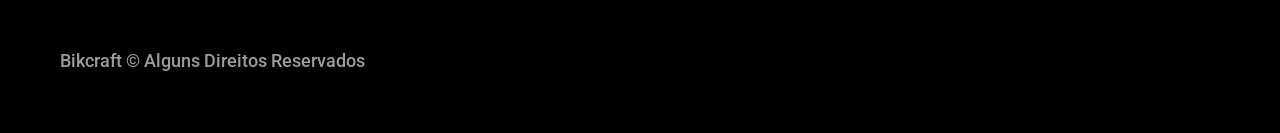
<file: projetos/bikcraft/bicicletas/nebula.html>
<!DOCTYPE html>
<html lang="en">

<head>
  <meta charset="UTF-8">
  <meta name="viewport" content="width=device-width, initial-scale=1.0">
  <title>Nebula | Bikcraft</title>
  <meta name="description" content="Termos e condições.">

  <link rel="icon" href="../favicon.svg" type="image/svg+xml">
  <link rel="stylesheet" href="../css/style.min.css">

  <link rel="preconnect" href="https://fonts.googleapis.com">
  <link rel="preconnect" href="https://fonts.gstatic.com" crossorigin>
  <link href="https://fonts.googleapis.com/css2?family=Poppins:wght@400;600&family=Roboto:ital,wght@0,100..900;1,100..900&display=swap" rel="stylesheet">
  <link rel="preconnect" href="https://fonts.googleapis.com">
  <link rel="preconnect" href="https://fonts.gstatic.com" crossorigin>
  <link href="https://fonts.googleapis.com/css2?family=Merriweather:ital,opsz,wght@0,18..144,300..900;1,18..144,300..900&family=Poppins:wght@400;600&family=Roboto:ital,wght@0,100..900;1,100..900&display=swap" rel="stylesheet">
  <script>document.documentElement.classList.add('js');</script>
</head>

<body id="bicicleta">

  <header class="header-bg">
    <div class="header container">
      <a href="../">
        <img src="../img/bikcraft.svg" alt="">
      </a>
      <nav aria-label="primaria">
        <ul class="header-menu font-1-m cor-0">
          <li><a href="../bicicletas.html">Bicicletas</a></li>
          <li><a href="../seguros.html">Seguros</a></li>
          <li><a href="../contato.html">Contato</a></li>
        </ul>
      </nav>
    </div>
  </header>

  <main class="titulo-bg">
    <div>
      <div class="titulo container">
        <p class="font-2-xl cor-5">R$ 3999</p>
        <h1 class="font-1-xxl cor-0">Nebula Cosmic<span class="cor-p1">.</span></h1>
      </div>
    </div>
    <div class="bicicleta container">
      <div class="bicicleta-imagens">
        <img src="../img/bicicleta/nimbus3.jpg" alt="Bicicleta 1">
        <img src="../img/bicicleta/nimbus1.jpg" alt="Bicicleta 2">
        <img src="../img/bicicleta/nimbus2.jpg" alt="Bicicleta 3">
      </div>
      <div class="bicicleta-conteudo">
        <p class="font-2-l cor-5">A Nebula Cosmic é a melhor Bikcraft já criada pela
          nossa equipe. Ela vem equipada com os melhores
          acessórios, o que garante maior velocidade.</p>
        <div class="bicicleta-comprar">
          <a class="botao" href="../orcamento.html?tipo=bikcraft&produto=nebula">COMPRAR AGORA</a>
          <span class="font-1-xs cor-6"> <img src="../img/icones/entrega.svg" alt="">entrega em 5 dias</span>
          <span class="font-1-xs cor-6"><img src="../img/icones/estoque.svg" alt="">18 em estoque</span>
        </div>
        <h2 class="font-1-xs cor-0">INFORMAÇÕES</h2>
        <ul class="bicicleta-informacoes">
          <li>
            <img src="../img/icones/eletrica.svg" alt="">
            <h3 class="font-1-m cor-0">Motor Elétrico</h3>
            <p class="font-2-xs cor-5">permite você viajar distancias
              inimaginaveis com a sua bike.</p>
          </li>
          <li>
            <img src="../img/icones/velocidade.svg" alt="">
            <h3 class="font-1-m cor-0">40 km/h</h3>
            <p class="font-2-xs cor-5">A mais rápida bicicleta elétrica
              disponível hoje no mercado</p>
          </li>
          <li>
            <img src="../img/icones/rastreador.svg" alt="">
            <h3 class="font-1-m cor-0">Rastreador</h3>
            <p class="font-2-xs cor-5">Rastreador e sistema anti-furto
              para garantir o seu sossego</p>
          </li>
          <li>
            <img src="../img/icones/carbono.svg" alt="">
            <h3 class="font-1-m cor-0">Fibra de Carbono</h3>
            <p class="font-2-xs cor-5">Maior proteção possível para a
              sua bikcraft com fibras de carbono</p>
          </li>
        </ul>
        <h2 class="font-1-xs cor-0">FICHA TÉCNICA</h2>
        <ul class="bicicleta-ficha font-2-s cor-4">
          <li>Peso<span>9 kg</span></li>
          <li>Altura<span>60 cm</span></li>
          <li>Largura<span>120 cm</span></li>
          <li>Profundidade<span>10 cm</span></li>
          <li>Marchas<span>16</span></li>
          <li>Roda<span>29</span></li>
        </ul>
      </div>
    </div>
  </main>

  <article class="bicicletas-lista container">
    <h2 class="font-1-xxl">escolha a sua<span class="cor-p1">.</span></h2>
    <ul>
      <li>
        <a href="./nimbus.html"><img src="../img/bicicletas/nimbus.jpg" alt="Biscicleta preta">
          <h3 class="font-1-xl">Nimbus Stark</h3>
          <span class="font-2-m cor-8">R$ 4999</span>
        </a>
      </li>

      <li>
        <a href="./nebula.html"><img src="../img/bicicletas/nebula.jpg" alt="Biscicleta preta">
          <h3 class="font-1-xl">Nebula Cosmic</h3>
          <span class="font-2-m cor-8">R$ 3999</span>
        </a>
      </li>
    </ul>
  </article>


  <article class="seguro-bg">
    <div class="seguro container">
      <div class="seguro-imagem">
        <img src="../img/fotos/seguros.jpg" alt="Pessoa para em cima em  uma bicicleta">
      </div>

      <div class="seguro-conteudo">
        <h2 class="font-1-xxl cor-0">Pedale mais tranquilo com o nosso <span class="cor-p1">seguro.</span></h2>
        <p class="font-2-l cor-5">Inscreve-se em um planos do nosso seguro Bikcraft e aproveite diversos benefícios
        <p>
          <a class="botao" href="../seguros.html">CONHEÇA MAIS</a>

      </div>
    </div>
  </article>


  <footer class="footer-bg">
    <div class="footer container">
      <img src="../img/bikcraft.svg" alt="Bikcrafr">
      <div class="footer-contato">
        <h3 class="font-2-l-b cor-0">Contato</h3>
        <ul class="font-2-m cor-5">
          <li><a href="tel:+552199999999">+55 21 9999-9999</a></li>
          <li><a href="mailto:contato@bickraft.com">contato@bickraft.com</a></li>
          <li>Rua Ali Perto, 42 - Botafogo</li>
          <li>Rio de Janeiro - RJ</li>
        </ul>

        <div class="footer-redes">
          <a href="../">
            <img src="../img/redes/instagram.svg" alt="Instagram">
          </a>
          <a href="../">
            <img src="../img/redes/facebook.svg" alt="Facebook">
          </a>
          <a href="../">
            <img src="../img/redes/youtube.svg" alt="Youtube">
          </a>
        </div>
      </div>

      <div class="footer-informacoes">
        <h3 class="font-2-l-b cor-0">INFORMAÇÕES</h3>
        <nav>
          <ul class="font-1-m cor-5">
            <li><a href="../bicicletas.html">Bicicletas</a></li>
            <li><a href="../seguros.html">Seguros</a></li>
            <li><a href="../contato.html">Contato</a></li>
            <li><a href="../termos.html">Termos e Condições</a></li>
          </ul>
        </nav>
      </div>
      <p class="footer-copy font-2-m cor-6">Bikcraft © Alguns Direitos Reservados</p>
    </div>
  </footer>


  <script src="../js/script.js"></script>
</body>

</html>
</file>
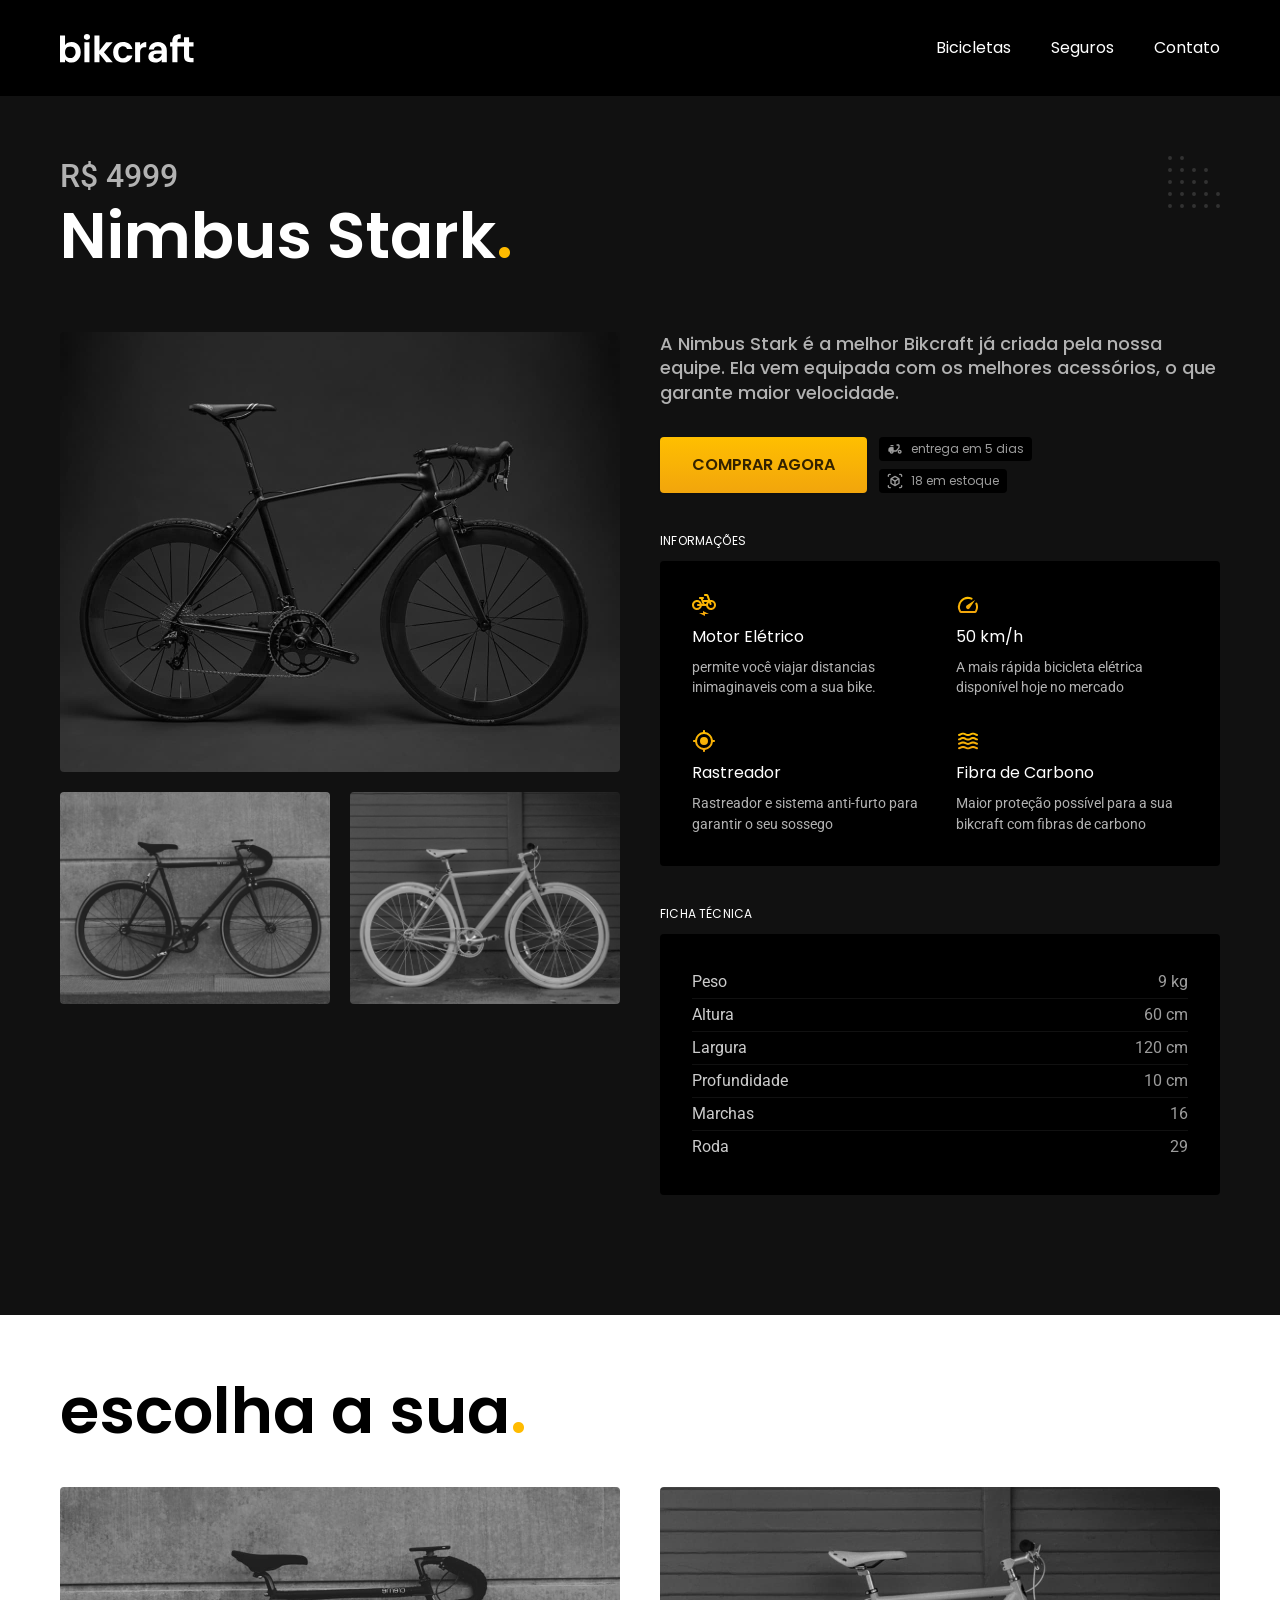
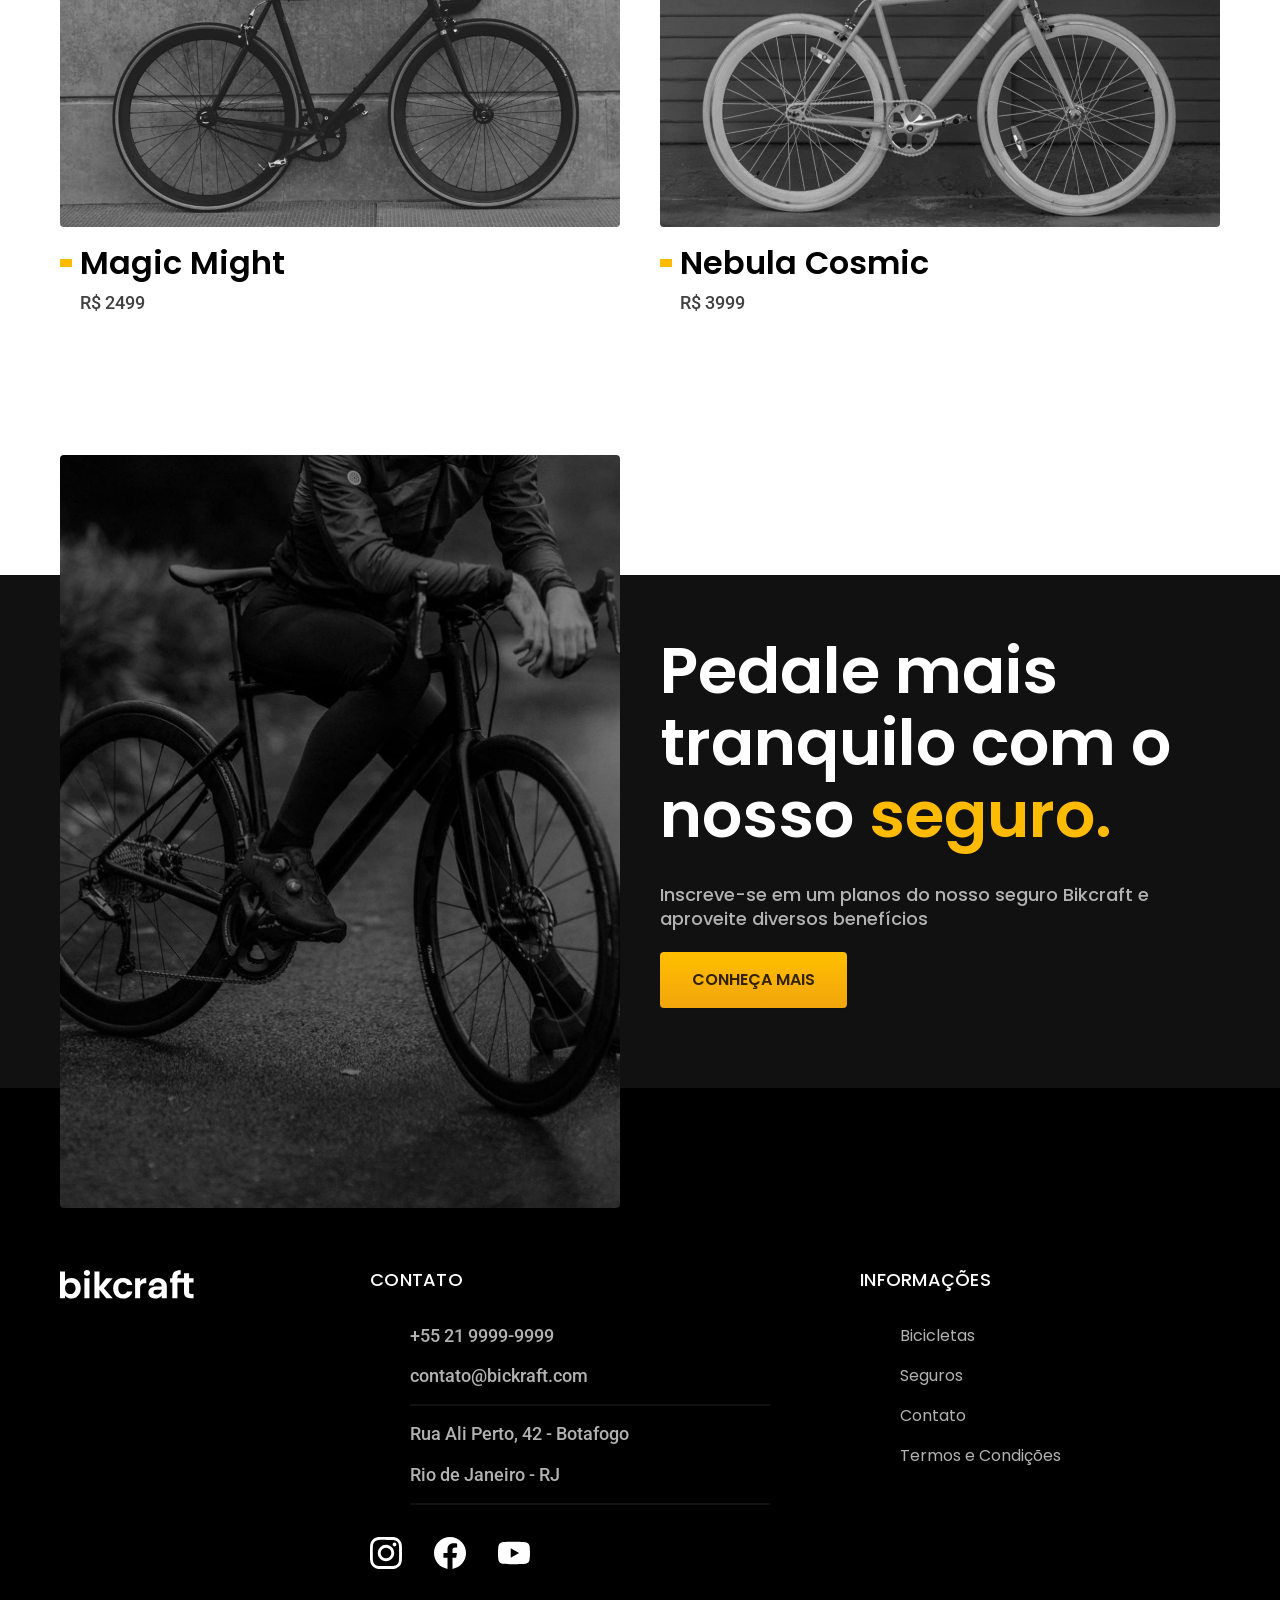
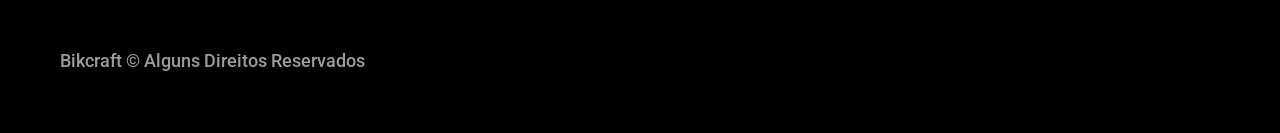
<file: projetos/bikcraft/bicicletas/nimbus.html>
<!DOCTYPE html>
<html lang="en">

<head>
  <meta charset="UTF-8">
  <meta name="viewport" content="width=device-width, initial-scale=1.0">
  <title>Nimbus | Bikcraft</title>
  <meta name="description" content="Termos e condições.">

  <link rel="icon" href="../favicon.svg" type="image/svg+xml">
  <link rel="stylesheet" href="../css/style.min.css">

  <link rel="preconnect" href="https://fonts.googleapis.com">
  <link rel="preconnect" href="https://fonts.gstatic.com" crossorigin>
  <link href="https://fonts.googleapis.com/css2?family=Poppins:wght@400;600&family=Roboto:ital,wght@0,100..900;1,100..900&display=swap" rel="stylesheet">
  <link rel="preconnect" href="https://fonts.googleapis.com">
  <link rel="preconnect" href="https://fonts.gstatic.com" crossorigin>
  <link href="https://fonts.googleapis.com/css2?family=Merriweather:ital,opsz,wght@0,18..144,300..900;1,18..144,300..900&family=Poppins:wght@400;600&family=Roboto:ital,wght@0,100..900;1,100..900&display=swap" rel="stylesheet">
  <script>document.documentElement.classList.add('js');</script>
</head>

<body id="bicicleta">

  <header class="header-bg">
    <div class="header container">
      <a href="../">
        <img src="../img/bikcraft.svg" alt="">
      </a>
      <nav aria-label="primaria">
        <ul class="header-menu font-1-m cor-0">
          <li><a href="../bicicletas.html">Bicicletas</a></li>
          <li><a href="../seguros.html">Seguros</a></li>
          <li><a href="../contato.html">Contato</a></li>
        </ul>
      </nav>
    </div>
  </header>

  <main class="titulo-bg">
    <div>
      <div class="titulo container">
        <p class="font-2-xl cor-5">R$ 4999</p>
        <h1 class="font-1-xxl cor-0">Nimbus Stark<span class="cor-p1">.</span></h1>
      </div>
    </div>
    <div class="bicicleta container">
      <div class="bicicleta-imagens">
        <img src="../img/bicicleta/nimbus1.jpg" alt="Bicicleta 1">
        <img src="../img/bicicleta/nimbus2.jpg" alt="Bicicleta 2">
        <img src="../img/bicicleta/nimbus3.jpg" alt="Bicicleta 3">
      </div>
      <div class="bicicleta-conteudo">
        <p class="font-2-l cor-5">A Nimbus Stark é a melhor Bikcraft já criada pela
          nossa equipe. Ela vem equipada com os melhores
          acessórios, o que garante maior velocidade.</p>
        <div class="bicicleta-comprar">
          <a class="botao" href="../orcamento.html?tipo=bikcraft&produto=nimbus">COMPRAR AGORA</a>
          <span class="font-1-xs cor-6"> <img src="../img/icones/entrega.svg" alt="">entrega em 5 dias</span>
          <span class="font-1-xs cor-6"><img src="../img/icones/estoque.svg" alt="">18 em estoque</span>
        </div>
        <h2 class="font-1-xs cor-0">INFORMAÇÕES</h2>
        <ul class="bicicleta-informacoes">
          <li>
            <img src="../img/icones/eletrica.svg" alt="">
            <h3 class="font-1-m cor-0">Motor Elétrico</h3>
            <p class="font-2-xs cor-5">permite você viajar distancias
              inimaginaveis com a sua bike.</p>
          </li>
          <li>
            <img src="../img/icones/velocidade.svg" alt="">
            <h3 class="font-1-m cor-0">50 km/h</h3>
            <p class="font-2-xs cor-5">A mais rápida bicicleta elétrica
              disponível hoje no mercado</p>
          </li>
          <li>
            <img src="../img/icones/rastreador.svg" alt="">
            <h3 class="font-1-m cor-0">Rastreador</h3>
            <p class="font-2-xs cor-5">Rastreador e sistema anti-furto
              para garantir o seu sossego</p>
          </li>
          <li>
            <img src="../img/icones/carbono.svg" alt="">
            <h3 class="font-1-m cor-0">Fibra de Carbono</h3>
            <p class="font-2-xs cor-5">Maior proteção possível para a
              sua bikcraft com fibras de carbono</p>
          </li>
        </ul>
        <h2 class="font-1-xs cor-0">FICHA TÉCNICA</h2>
        <ul class="bicicleta-ficha font-2-s cor-4">
          <li>Peso<span>9 kg</span></li>
          <li>Altura<span>60 cm</span></li>
          <li>Largura<span>120 cm</span></li>
          <li>Profundidade<span>10 cm</span></li>
          <li>Marchas<span>16</span></li>
          <li>Roda<span>29</span></li>
        </ul>
      </div>
    </div>
  </main>

  <article class="bicicletas-lista container">
    <h2 class="font-1-xxl">escolha a sua<span class="cor-p1">.</span></h2>
    <ul>
      <li>
        <a href="./magic.html"><img src="../img/bicicletas/magic.jpg" alt="Biscicleta preta">
          <h3 class="font-1-xl">Magic Might</h3>
          <span class="font-2-m cor-8">R$ 2499</span>
        </a>
      </li>

      <li>
        <a href="./nebula.html"><img src="../img/bicicletas/nebula.jpg" alt="Biscicleta preta">
          <h3 class="font-1-xl">Nebula Cosmic</h3>
          <span class="font-2-m cor-8">R$ 3999</span>
        </a>
      </li>
    </ul>
  </article>


  <article class="seguro-bg">
    <div class="seguro container">
      <div class="seguro-imagem">
        <img src="../img/fotos/seguros.jpg" alt="Pessoa para em cima em  uma bicicleta">
      </div>

      <div class="seguro-conteudo">
        <h2 class="font-1-xxl cor-0">Pedale mais tranquilo com o nosso <span class="cor-p1">seguro.</span></h2>
        <p class="font-2-l cor-5">Inscreve-se em um planos do nosso seguro Bikcraft e aproveite diversos benefícios
        <p>
          <a class="botao" href="../seguros.html">CONHEÇA MAIS</a>

      </div>
    </div>
  </article>


  <footer class="footer-bg">
    <div class="footer container">
      <img src="../img/bikcraft.svg" alt="Bikcrafr">
      <div class="footer-contato">
        <h3 class="font-2-l-b cor-0">Contato</h3>
        <ul class="font-2-m cor-5">
          <li><a href="tel:+552199999999">+55 21 9999-9999</a></li>
          <li><a href="mailto:contato@bickraft.com">contato@bickraft.com</a></li>
          <li>Rua Ali Perto, 42 - Botafogo</li>
          <li>Rio de Janeiro - RJ</li>
        </ul>

        <div class="footer-redes">
          <a href="../">
            <img src="../img/redes/instagram.svg" alt="Instagram">
          </a>
          <a href="../">
            <img src="../img/redes/facebook.svg" alt="Facebook">
          </a>
          <a href="../">
            <img src="../img/redes/youtube.svg" alt="Youtube">
          </a>
        </div>
      </div>

      <div class="footer-informacoes">
        <h3 class="font-2-l-b cor-0">INFORMAÇÕES</h3>
        <nav>
          <ul class="font-1-m cor-5">
            <li><a href="../bicicletas.html">Bicicletas</a></li>
            <li><a href="../seguros.html">Seguros</a></li>
            <li><a href="../contato.html">Contato</a></li>
            <li><a href="../termos.html">Termos e Condições</a></li>
          </ul>
        </nav>
      </div>
      <p class="footer-copy font-2-m cor-6">Bikcraft © Alguns Direitos Reservados</p>
    </div>
  </footer>


  <script src="../js/script.js"></script>
</body>

</html>
</file>
<file: projetos/pulse-fitness/css/style.css>
@import './global/global.css';
@import './utilidades/tipografia.css';
@import './utilidades/element.css';
@import './utilidades/cores.css';
@import './home/hero.css';
@import './home/galeriagym.css';
@import './home/faq.css';
@import './utilidades/animacao.css';
@import './global/header.css';
@import './global/footer.css';
</file>
<file: css/style.min.css>
*{padding:0;margin:0}img{max-width:100%}li{list-style:none}a{text-decoration:none}body{background:#202526}.container-0{max-width:1380px;box-sizing:border-box;margin:0 auto}.container-1{max-width:1920px;box-sizing:border-box;margin:0 auto}.container-2{max-width:1403px;box-sizing:border-box;margin:0 auto}.banner{max-width:1920px;box-sizing:border-box;margin:0 auto 50px auto}.bg-header{background:#121617}.header-conteudo{display:flex;flex-wrap:wrap;gap:30px;align-items:center;justify-content:space-between;padding:15px 20px}.header-nav{display:flex;flex-wrap:wrap;align-items:center;gap:50px}.header-nav a{display:block}.header-nav a[href^="#"]{padding:15px}.hover::after{content:'';height:1px;width:0%;background:#a9a9a9;display:block;margin-top:5px}.hover:hover::after{width:100%;transition:.5s}.banner-hero{min-height:200px;margin-bottom:60px}.banner picture,.banner-img{min-height:200px}.banner-img img{min-height:200px;object-fit:cover;object-position:left center}@media (max-width:525px){.logo img{height:70%;width:70%}.header-conteudo{justify-content:space-between;padding:10px}.header-nav{gap:15px;justify-content:space-between}.header-nav a[href^="#"]{display:none}.banner-hero{margin-bottom:30px}}.botao-0{background:#3bc;padding:5px 10px;border-radius:50px;transition:.4s}.botao-1{background:#3bc;padding:10px 20px;border-radius:50px;transition:.4s}.botao-0:hover,.botao-1:hover{background:#58cedd;transition:.4s}.titulo{font-family:Oswald,sans-serif;font-weight:700;font-size:3rem;transition:.5s;line-height:50px}.txt-xs{font-family:Inter,sans-serif;font-weight:400;font-size:.875rem}.txt-xs-b{font-family:Inter,sans-serif;font-weight:600;font-size:.875rem}.txt-m{font-family:Inter,sans-serif;font-weight:400;font-size:1rem}.txt{font-family:Inter,sans-serif;font-weight:400;font-size:1,1875rem}.txt{font-family:Inter,sans-serif;font-weight:400;font-size:1,1875rem}.txt-b{font-family:Inter,sans-serif;font-weight:700;font-size:1,1875rem}@media (max-width:390px){.titulo{font-size:190%;transition:.5s}}:root{--cor-w:#FFFFFF;--cor-s1:#A9A9A9;--cor-s2:#121617;--cor-s3:#a1a1a1}.cor-w{color:var(--cor-w)}.cor-s1{color:var(--cor-s1)}.cor-s2{color:var(--cor-s2)}.cor-s3{color:var(--cor-s3)}.planejamento{padding:0 10px;margin-bottom:50px}.planejamento h3{margin-bottom:50px;max-width:530px}.lista-planejamento{display:flex;flex-wrap:wrap;gap:30px;justify-content:center}.lista-planejamento li{background:#1d1f1e;width:fit-content;padding:30px 35px;border-radius:10px;border:2px solid #3e4140;display:flex;align-items:center;position:relative}.lista-planejamento li::before{content:'';width:4px;height:120px;display:block;background:linear-gradient(to bottom,#58cedd,#3bc);border-radius:2px;position:absolute;left:-2px}.lista-planejamento span{display:block;margin-bottom:10px}.lista-planejamento p{max-width:382px}.projeto-container{padding:0 10px;margin-bottom:50px}.projeto-container h3{margin-bottom:50px}.galeria{display:flex;overflow-x:scroll}.galeria img{min-width:450px;width:700px}.galeria::-webkit-scrollbar{height:8px}.galeria::-webkit-scrollbar-track{background:0 0}.galeria::webkit-scrollbar-thumb{background:rgba(169,169,169,.4);border-radius:10px}.galeria::-webkit-scrollbar-thumb:hover{background:rgba(169,169,169,.7)}.seta{display:block;animation:setaScroll 1.9s ease-in-out infinite}@keyframes setaScroll{0%{transform:translateX(0)}50%{transform:translateX(10px)}100%{transform:translateX(0)}}@media (max-width:495px){.projeto-container{margin-bottom:25px}.projeto-container h3{margin-bottom:20px}}.fita{transform:rotate(-.4deg);height:80px;display:block;margin-bottom:50px;overflow:hidden}.fita-angulo{display:flex;width:max-content;animation:mover 60s linear infinite}.fita img{height:70px;width:auto;display:block}@keyframes mover{from{transform:translateX(0)}to{transform:translateX(-50%)}}.habilid-container{padding:0 10px;margin-bottom:50px}.habilid-galery{display:flex;flex-wrap:wrap;gap:45px;transition:.5s}.habilid-container h3{margin-bottom:50px}.habilid-galery li{background:#1d1f1e;border:2px solid #3e4140;width:300px;height:150px;padding:0 25px;border-radius:10px;box-sizing:border-box}.habilid-galery li span{display:block;margin-bottom:10px}.bg-titulo{width:calc(100% + 50px);margin-left:-25px;box-sizing:border-box;background:#0a0a0a;padding:15px 0;border-radius:10px 10px 0 0;margin-bottom:10px}.bg-titulo p{padding:0 25px}@media (max-width:495px){.habilid-container h3{margin-bottom:20px;transition:.5s}.habilid-galery{gap:20px;transition:.5s}}.bg-footer{background:#121617;padding:70px 0}.conteudo-footer{padding:0 20px;display:flex;flex-wrap:wrap;gap:60px}.conteudo-footer p{max-width:480px;margin-bottom:30px}.conteudo-footer a{font-weight:600}.contato{display:flex;flex-wrap:wrap;align-items:center;justify-content:space-between;width:200px}.contato a{display:block}.icone img{height:35px;width:35px;display:block}
</file>
<file: projetos/bikcraft/css/style.min.css>
body{margin:0;font-family:Arial,Helvetica,sans-serif}blockquote,dd,h1,h2,h3,h4,p,ul{margin:0}ul{margin:0;list-style:none}a{text-decoration:none;color:inherit}img{max-width:100%;display:block}img[src$=jpg]{border-radius:4px}:root{--cor-0:#fff;--cor-1:#f7f7f7;--cor-2:#ededed;--cor-3:#dedede;--cor-4:#ccc;--cor-5:#b2b2b2;--cor-6:#9c9c9c;--cor-7:#717171;--cor-8:#595959;--cor-9:#404040;--cor-10:#2e2e2e;--cor-11:#111;--cor-12:#000;--cor-p1:#ffbb00;--cor-p2:#e4a30b;--cor-p3:#a66f00;--cor-p4:#664400;--cor-p5:#332200}.cor-0{color:var(--cor-0)}.cor-2{color:var(--cor-2)}.cor-3{color:var(--cor-3)}.cor-4{color:var(--cor-4)}.cor-5{color:var(--cor-5)}.cor-6{color:var(--cor-6)}.cor-7{color:var(--cor-7)}.cor-8{color:var(--cor-9)}.cor-9{color:var(--cor-9)}.cor-10{color:var(--cor-10)}.cor-11{color:var(--cor-11)}.cor-12{color:var(--cor-12)}.cor-p1{color:var(--cor-p1)}.cor-p2{color:var(--cor-p2)}.cor-p3{color:var(--cor-p3)}.cor-p4{color:var(--cor-p4)}.cor-p5{color:var(--cor-p5)}.font-1-xs{font:400 0.75rem/1.35 Poppins,sans-serif}.font-2-xs{font:400 0.875rem/1.43 Roboto,sans-serif}.font-1-s{font:400 1rem/1.5 Poppins,sans-serif}.font-2-s{font:400 1rem/1.5 Roboto,sans-serif}.font-1-m,.font-1-m-b{font:400 1rem/1.5 Poppins,sans-serif}.font-1-m-b{font-weight:600}.font-2-m{font:500 1.125rem/1.35 Roboto,sans-serif}.font-1-l{font:400 1.5rem/1.5 Poppins,sans-serif}.font-2-l,.font-2-l-b{font:500 1.125rem/1.35 Poppins,sans-serif}.font-2-l-b{font-weight:500;letter-spacing:.015em;text-transform:uppercase}.font-1-xl{font:600 2rem/1.25 Poppins,sans-serif}.font-2-xl{font:500 2rem/1.25 Roboto,sans-serif}.font-1-xxl{font:600 4rem/1.125 Poppins,sans-serif}@media (max-width:1200px){.font-1-xxl{font-size:3rem}.font-2-l,.font-2-l-b{font-size:1.125rem}}@media (max-width:800px){.font-1-xxl{font-size:2rem}.font-1-xl,.font-2-xl{font-size:1.5rem}}.js .fadeInDown{transform:translate3d(0,-20px,0)}.js .fadeInUp{transform:translate3d(0,20px,0)}.js .fadeInRight{transform:translate3d(20px,0,0)}.js .fadeInLeft{transform:translate3d(-20px,0,0)}.js [data-anime]{opacity:0}.js .anime{opacity:1;transform:none;transition:transform .8s,opacity .8s}.header-bg{background:var(--cor-12)}.header{display:flex;flex-wrap:wrap;gap:20px;justify-content:space-between;align-items:center;padding-top:20px;padding-bottom:20px}.header-menu{display:flex;flex-wrap:wrap;gap:40px}.header-menu a{padding:16px 0;display:inline-block;position:relative}.header-menu a:after{content:"";display:block;height:2px;width:0%;background:var(--cor-0);margin-top:4px;transition:.3s;position:absolute}.header-menu a.ativo::after,.header-menu a:hover::after{width:100%}@media (max-width:800px){.header-menu{gap:20px}.header-menu a{background:var(--cor-11);padding:12px 16px;border-radius:4px}.header-menu a:hover{background:var(--cor-10)}.header a:after{display:none}}@media (max-width:600px){.header-menu{gap:12px}.header-menu a{padding:8px 12px;font-size:14px}}.footer-bg{background:var(--cor-12)}.footer{display:grid;grid-template-columns:3fr 5fr 4fr;gap:40px;padding-top:60px;padding-bottom:60px}.footer h3{margin-bottom:32px}.footer-contato ul{margin-bottom:32px}.footer-contato li:nth-child(2n):after{content:"";display:block;max-width:360px;height:2px;background:var(--cor-11);margin-top:16px}.footer li{margin-bottom:16px}.footer-redes{display:flex;gap:32px}.footer a:hover{color:var(--cor-0)}.footer-copy{grid-column:1/-1;margin-top:40px}@media (max-width:800px){.footer>img{display:none}.footer{grid-template-columns:1fr 1fr}}@media (max-width:600px){.footer{grid-template-columns:1fr;gap:60px}.footer-copy{margin-top:0}}.container{box-sizing:border-box;max-width:1200px;padding-left:20px;padding-right:20px;margin-right:auto;margin-left:auto}.botao{padding:16px 32px;display:inline-block;background:linear-gradient(#ffbf00,#f2a50c);border-radius:4px;box-shadow:0 1px 2px 0 rgba(0,0,0,.1);text-transform:uppercase;color:#320;font:600 1rem/1.5 Poppins,sans-serif;max-width:max-content;border:none;cursor:pointer}.botao:hover{background:linear-gradient(#ffb60d,#e59317)}.botao.secundario{background:var(--cor-10);color:var(--cor-2)}.botao.secundario:hover{background:var(--cor-9)}.botao.seta{display:flex;align-items:center}.botao.seta::after{content:"";display:inline-block;width:18px;height:10px;margin-left:12px;background:url("../img/icones/seta.svg");transition:transform .2s}.botao.seta:hover::after{transform:translateX(4px)}@media (max-width:600px){.botao{padding:12px 16px;font-size:1rem}}.link{display:inline-block;color:var(--cor-p1);font:500 1.5rem/1.5 Poppins,sans-serif;text-transform:uppercase}.link::after{content:"";display:block;width:100%;height:4px;background:currentColor}.link:hover{color:var(--cor-0)}.titulo-bg{background:var(--cor-11);padding-top:60px;padding-bottom:60px}.titulo{background:url("../img/dec/top-right.svg") no-repeat top right 20px}.titulo p{margin-bottom:4px}@media (max-width:800px){.titulo-bg{padding-top:40px;padding-bottom:40px}.titulo p{font-size:1rem;text-transform:lowercase;font-weight:400px}}.form{display:grid;grid-template-columns:1fr 1fr;gap:20px}.form label{display:block;font:400 1rem/1.5 Poppins,sans-serif;margin-bottom:4px}.form .col-2{grid-column:span 2}.form input[type=email],.form input[type=text],.form textarea{font:400 1rem/1.5 Roboto,sans-serif;background:var(--cor-1);border:1px solid var(--cor-2);padding:12px;border-radius:4px;width:100%;box-sizing:border-box}.form input[type=email]:focus,.form input[type=text]:focus,.form textarea:focus{outline:0;border-color:var(--cor-p1);background:var(--cor-0);box-shadow:0 0 0 2px #fea}@media (max-width:600px){.form{grid-template-columns:1fr}.form .col-2{grid-column:1}}.introducao-bg{background:var(--cor-12) url("../img/dec/bottom-left.svg") no-repeat bottom 160px left 20px;color:#fff;box-shadow:inset 0 -120px var(--cor-0)}.introducao{display:grid;grid-template-columns:6fr 6fr;gap:0 40px;max-width:1200px}.introducao-conteudo{align-self:end;padding-bottom:200px}.introducao img{height:100%;object-fit:cover;border-radius:4px;width:100%}.introducao h1{margin-bottom:32px}.introducao h1 span{color:var(--cor-p1)}.introducao p{margin-bottom:20px;color:var(--cor-5)}@media (max-width:800px){.introducao-bg{background:var(--cor-11);padding-top:40px;box-shadow:inset 0 -60px var(--cor-0)}.introducao{grid-template-columns:1fr;gap:32px}.introducao-conteudo{padding-bottom:0}.introducao h1{margin-bottom:16px}.introducao img{height:300px;width:100%}}.tecnologia-bg{background-color:var(--cor-11);box-shadow:inset 0 80px var(--cor-0),inset 0 -80px var(--cor-0)}.tecnologia{display:grid;grid-template-columns:1fr 1fr;gap:40px}.tecnologia-imagem img{height:100%;object-fit:cover;object-position:left;width:100%}.tecnologia-conteudo{padding-top:160px;padding-bottom:160px}.tecnologia-conteudo>span{display:block;margin-bottom:20px}.tecnologia-conteudo h2{margin-bottom:32px}.tecnologia-conteudo>p{padding-bottom:20px}.tecnologia a{margin-bottom:80px}.tecnologia-vantagens{display:flex;gap:40px}.tecnologia-vantagens h3{margin-bottom:8px;width:max-content}.tecnologia-vantagens img{width:24px;margin-bottom:8px}@media (max-width:800px){.tecnologia-bg{box-shadow:initial}.tecnologia{grid-template-columns:1fr}.tecnologia-conteudo{padding-top:60px;padding-bottom:60px}.tecnologia-imagem{display:none}.tecnologia a{margin-bottom:60px}}@media (max-width:600px){.tecnologia-vantagens{flex-direction:column}}.parceiros{padding-top:60px;padding-bottom:120px}.parceiros h2{margin-bottom:60px}.parceiros ul{max-width:1400px;margin:0 auto;display:grid;grid-template-columns:repeat(4,1fr);padding:0 20px}.parceiros li{padding:32px;display:flex;border-left:2px solid var(--cor-2)}.parceiros img{margin:auto}.parceiros li:first-child,.parceiros li:nth-child(5){border-left:none}.parceiros li:nth-child(n+5){border-top:2px solid var(--cor-2)}@media (max-width:800px){.parceiros{padding-bottom:60px}.parceiros li{padding:20px}.parceiros h2{margin-bottom:20px}.parceiros ul{grid-template-columns:repeat(2,1fr)}.parceiros li:nth-child(n+3){border-top:2px solid var(--cor-2)}.parceiros li:nth-child(odd){border-left:none}}.depoimento{display:grid;grid-template-columns:1fr 1fr;background:var(--cor-p1);overflow:hidden}.depoimento img{border-radius:0;width:100%;height:100%;object-fit:cover}.depoimento-conteudo{padding:40px 40px 80px 80px;align-self:end;background:url("../img/dec/bottom-right-p.svg") no-repeat bottom 40px right 40px}.depoimento p{font-family:Merriweather,serif;font-style:italic;font-weight:900;margin-bottom:32px;max-width:32ch;position:relative}.depoimento p::after,.depoimento p::before{font-size:5rem;color:var(--cor-p2);position:absolute}.depoimento p::before{content:"“";left:-50px;top:-20px}.depoimento p::after{content:"”"}@media (min-width:1200px){.depoimento img{max-height:520px}}@media (max-width:800px){.depoimento{grid-template-columns:1fr;text-align:center}.depoimento img{max-height:200px}.depoimento-conteudo{padding:40px 20px;justify-self:center}}.bicicletas-lista{padding-top:60px;padding-bottom:120px}.bicicletas-lista h2{margin-bottom:40px}.bicicletas-lista ul{display:flex;gap:40px;padding:0 20px 20px 20px;max-width:1400px;margin-left:auto;margin-left:auto;overflow-x:auto}#bicicleta .bicicletas-lista ul{padding:0 0 20px 0}.bicicletas-lista li{flex:1;min-width:280px}.bicicletas-lista a{display:block}.bicicletas-lista img{margin-bottom:16px}.bicicletas-lista h3{margin-bottom:8px;display:flex;align-items:center}.bicicletas-lista h3::before{content:"";height:8px;width:12px;display:inline-block;margin-right:8px;background-color:var(--cor-p1);transition:width .2s}.bicicletas-lista a:hover h3::before{width:24px}.bicicletas-lista li span{padding-left:20px}@media (max-width:800px){.bicicletas-lista{padding-bottom:60px}.bicicletas-lista ul{gap:20px}}.bicicletas-bg{background:linear-gradient(to right,var(--cor-0) 30%,var(--cor-11) 0)}.bicicletas{display:grid;grid-template-columns:1fr 1fr;gap:40px;padding-top:60px;padding-bottom:60px;background:url("../img/dec/top-right.svg") no-repeat top 40px right 20px}.bicicletas-imagem{display:grid}.bicicletas-imagem img{grid-area:1/1}.bicicletas-imagem span{grid-area:1/1;background:var(--cor-12);padding:8px 16px 8px 8px;display:inline-block;place-self:start end;margin-top:20px;border-radius:4px 0 0 5px}.bicicletas-conteudo{display:grid;grid-template-columns:1fr auto;align-content:start}.bicicletas h2,.bicicletas p{grid-column:1/-1}.bicicletas h2{margin-bottom:20px}.bicicletas h2::before{content:"";display:block;width:12px;height:8px;background:var(--cor-p1);margin-bottom:8px}.bicicletas p{margin-bottom:32px}.bicicletas a{place-self:end}.bicicletas li{display:flex;align-items:center}.bicicletas li+li{margin-top:16px}.bicicletas-conteudo img{width:24px;margin-right:8px}@media (max-width:800px){.bicicletas-bg{background:var(--cor-11)}.bicicletas{grid-template-columns:1fr;gap:20px;padding-top:40px;padding-bottom:40px}}@media (max-width:600px){.bicicletas-conteudo{grid-template-columns:1fr}.bicicletas a{place-self:start}.bicicletas ul{font-size:1rem;margin-bottom:32px;grid-template-columns:1fr 1fr}}.bicicleta{display:grid;grid-template-columns:1fr 1fr;align-items:start;gap:40px;padding-top:60px;padding-bottom:60px}#bicicleta .titulo p{text-transform:uppercase}.bicicleta-imagens{display:flex;flex-wrap:wrap;gap:20px}.bicicleta-imagens img{flex:1;min-width:200px}.bicicleta-imagens img:first-child{min-width:100%}.bicicleta-conteudo>p{margin-bottom:32px}.bicicleta-comprar{display:grid;grid-template-columns:max-content auto;align-items:center;justify-items:start;gap:8px 12px;margin-bottom:40px}.bicicleta-comprar a{grid-row:span 2}.bicicleta-comprar span{display:flex;align-items:center;background:var(--cor-12);padding:4px 8px;border-radius:4px;gap:8px}.bicicleta-conteudo h2{text-transform:uppercase;letter-spacing:.015em;margin-bottom:12px}.bicicleta-ficha,.bicicleta-informacoes{padding:32px;background:var(--cor-12);border-radius:4px}.bicicleta-informacoes{margin-bottom:40px;display:grid;grid-template-columns:1fr 1fr;gap:32px}.bicicleta-informacoes img{width:24px;margin-bottom:8px}.bicicleta-informacoes h3{margin-bottom:8px}.bicicleta-ficha li{padding:4px 0;display:flex;justify-content:space-between;border-bottom:1px solid var(--cor-11)}.bicicleta-ficha li:last-child{border-bottom:none}.bicicleta-ficha span{color:var(--cor-6)}@media (max-width:800px){.bicicleta{grid-template-columns:1fr;padding-top:40px;padding-bottom:40px}.bicicleta-imagens{grid-row:2}}@media (max-width:400px){.bicicleta-informacoes{grid-template-columns:1fr}.bicicleta-comprar{grid-template-columns:1fr}}.seguro-bg{background:var(--cor-11);box-shadow:inset 0 120px var(--cor-0),inset 0 -120px var(--cor-12)}.seguro{display:grid;grid-template-columns:1fr 1fr;gap:40px}.seguro img{width:100%;height:100%;object-fit:cover}.seguro-conteudo{padding-top:180px;padding-bottom:180px}.seguro h2{margin-bottom:32px}.seguro p{margin-bottom:20px}@media (max-width:800px){.seguro-bg{box-shadow:inset 0 -60px var(--cor-12)}.seguro{grid-template-columns:1fr}.seguro-conteudo{grid-row:1;padding-top:40px;padding-bottom:0}}.seguros-bg{background:var(--cor-11)}.seguros{padding-top:60px;padding-bottom:60px;display:grid;grid-template-columns:1fr 1fr;gap:40px;align-items:center}#seguros .seguros{padding-top:0}.seguros h2{grid-column:1/-1}.seguros-item{background:var(--cor-12);padding:32px 32px 32px 60px;display:grid;grid-template-columns:1fr auto;border-radius:5px}.seguros-item h3{margin-bottom:40px}.seguros-item span{grid-column:2;display:block;text-align:right}.seguros-item ul{grid-column:1/-1;margin-bottom:32px}.seguros-item li{display:flex;align-items:center;position:relative}.seguros-item li+li{margin-top:20px}.seguros-item li::before{content:"";display:inline-block;width:13px;height:9px;background-image:url(../img/icones/lista.svg);position:absolute;left:-21px}.seguros-item a{grid-column:1/-1}@media (max-width:800px){.seguros{grid-template-columns:1fr}}.vantagens-bg{background:var(--cor-12)}.vantagens{padding-top:120px;padding-bottom:120px}.vantagens h2{padding-bottom:60px}.vantagens ul{display:grid;grid-template-columns:repeat(auto-fit,minmax(280px,max-content));gap:40px 80px}.vantagens h3,.vantagens img{margin-bottom:8px}@media (max-width:800px){.vantagens{padding-top:60px;padding-bottom:60px}.vantagens h2{margin-bottom:40px}.vantagens ul{gap:20px}}.perguntas{padding-bottom:120px;padding-top:120px}.perguntas h2{margin-bottom:60px}.perguntas dl>div{padding:20px;border-radius:4px}.perguntas dl>div:nth-child(odd){background:var(--cor-1)}.perguntas button{display:grid;grid-template-columns:auto 1fr auto;align-items:center;gap:8px;cursor:pointer;border:none;background:0 0;width:100%;text-align:left}.perguntas button::before{content:"";display:inline-block;width:12px;height:8px;background:var(--cor-p1)}.perguntas button::after{content:"";display:inline-block;width:14px;height:6px;background:url(../img/icones/seta-abrir.svg);transition:.3s}.perguntas button:hover::after,.perguntas button[aria-expanded=true]::after{transform:rotate(180deg)}.js .perguntas dd{display:none}.js .perguntas dd.ativa{display:block}.perguntas dd{padding-left:20px;padding-top:16px;max-width:80ch}@media (max-width:800px){.perguntas{padding-top:60px;padding-bottom:60px}.perguntas h2{padding-bottom:40px}}#contato{background:linear-gradient(var(--cor-11) 600px,var(--cor-1) 0)}.contato{display:grid;grid-template-columns:5fr 7fr}.contato-dados,.contato-formulario{padding:60px;box-shadow:0 1px 2px rgba(0,0,0,.1)}.contato-dados{background:var(--cor-12) url("../img/dec/bottom-left.svg") no-repeat bottom 20px left 20px;border-radius:5px 0 0 5px}.contato-formulario{background:var(--cor-0) url("../img/dec/bottom-right.svg") no-repeat bottom 20px right 20px;border-radius:0 5px 5px 0}.contato-dados h2{margin-bottom:60px}.contato-endereco{margin-bottom:32px;padding-left:24px;background:url(../img/icones/local.svg) no-repeat 0 2px}.contato-endereco p{margin-bottom:8px}.contato-meios a{display:block;max-width:max-content;margin-bottom:8px;padding-left:28px}.contato-meios a:hover{color:var(--cor-0)}.contato-meios a:first-child{background:url(../img/icones/email.svg) no-repeat 0 2px}.contato-meios a:nth-child(2){margin-bottom:32px}.contato-meios a:nth-child(3){background:url(../img/icones/telefone.svg) no-repeat 0 2px;margin-bottom:60px}.contato-redes{display:flex;gap:32px;padding-left:28px}@media (max-width:800px){.contato{grid-template-columns:1fr}.contato-dados,.contato-formulario{padding:20px}.contato-dados{border-radius:5px 5px 0 0;background:var(--cor-12)}.contato-formulario{border-radius:0 0 5px 5px}.contato-dados h2,.contato-meios a:nth-child(3){margin-bottom:32px}.contato-redes{margin-bottom:12px}}.lojas{display:grid;grid-template-columns:1fr 1fr;gap:0 40px;padding-top:120px;padding-bottom:120px}.lojas h2{grid-column:1/-1;margin-bottom:80px}.lojas img{border-radius:4px 4px 0 0}.lojas-item{border-radius:4px;background:var(--cor-0);box-shadow:0 1px 2px rgba(0,0,0,.1)}.lojas-conteudo{display:grid;grid-template-columns:1fr 1fr;gap:32px 16px;padding:32px}.lojas-conteudo h3,.lojas-tempo{grid-column:1/-1}.lojas-dados{display:grid;gap:8px;border-left:2px solid var(--cor-2);padding-left:12px}.lojas-tempo{display:flex;align-items:center;gap:8px}.map{grid-column:1/-1}@media (max-width:800px){.lojas{gap:20px;padding-top:60px;padding-bottom:60px}.lojas h2{margin-bottom:32px}.lojas-conteudo{grid-template-columns:1fr}}@media (max-width:600px){.lojas{grid-template-columns:1fr}}#orcamento{background:linear-gradient(var(--cor-11) 600px,var(--cor-1) 0)}.orcamento{display:grid;grid-template-columns:5fr 7fr;padding-bottom:120px}.orcamento h2{text-transform:uppercase;position:relative;display:flex;align-items:center}.orcamento h2::before{content:"";width:4px;height:8px;background:var(--cor-p1);display:inline-block;position:absolute;left:-12px}.orcamento-dados,.orcamento-produto{padding:60px;box-shadow:0 1px 2px rgba(0,0,0,.1)}.orcamento-produto{border-radius:5px 0 0 5px;background:var(--cor-12) url("../img/dec/bottom-left.svg") no-repeat bottom 20px left 20px;display:grid;grid-template-columns:1fr 1fr;align-content:start;gap:20px}.orcamento-dados{border-radius:0 5px 5px 0;background:var(--cor-0) url("../img/dec/bottom-right.svg") no-repeat bottom 20px right 20px}.orcamento-produto>*{grid-column:1/-1}.orcamento-produto>label{grid-column:initial}.orcamento-produto label{font:400 1rem/1.5 Poppins,sans-serif;cursor:pointer;color:var(--cor-4);background:var(--cor-10);padding:12px 16px;border-radius:4px;display:grid;grid-template-columns:auto 1fr auto;align-items:center;border:1px solid var(--cor-10)}.orcamento-produto label::before{content:"";display:inline-block;box-sizing:border-box;width:12px;height:12px;border:1px solid var(--cor-6);border-radius:50px;margin-right:8px}.orcamento-produto input:checked+label::before{border-color:var(--cor-7);box-shadow:inset 0 0 0 3px var(--cor-0),inset 0 0 0 6px var(--cor-7)}.orcamento-produto label span{display:none}.orcamento-produto label:hover{background:var(--cor-9);border-color:var(--cor-9)}.orcamento-produto input:focus+label{background:var(--cor-9);box-shadow:0 0 0 2px var(--cor-p1);border-color:var(--cor-12)}.orcamento-produto input:checked+label span{display:inline-block}.orcamento-produto input:checked+label{background:var(--cor-0);color:var(--cor-11)}.orcamento-produto input{opacity:0;position:absolute;pointer-events:none}#bikcraft:checked~#orcamento-bikcraft,#seguro:checked~#orcamento-seguro{display:grid;gap:20px}.orcamento-conteudo{display:none}.orcamento-conteudo h2,.orcamento-conteudo h2:nth-of-type(n+2){margin-top:20px}.orcamento-detalhes{display:none;background:var(--cor-0);padding:20px;grid-template-columns:1fr 1fr;border-radius:4px;align-items:center}.orcamento-conteudo li{display:flex;align-items:center;margin-bottom:8px}.orcamento-detalhes li img{width:16px;margin-right:8px}.orcamento-produto input:checked+label+.orcamento-detalhes{display:grid}@media (max-width:1200px){.orcamento-dados,.orcamento-produto{padding:32px}}@media (max-width:800px){.orcamento{grid-template-columns:1fr}.orcamento-produto{border-radius:5px 5px 0 0;background:var(--cor-12)}.orcamento-dados{border-radius:0 0 5px 5px}}@media (max-width:400px){.orcamento-produto{grid-template-columns:1fr}}.termos{padding-top:80px;padding-bottom:80px}.termos h2{font-weight:600;margin-bottom:20px}.termos p+h2{padding-top:40px}.termos p{margin-bottom:24px;max-width:75ch}
</file>
<file: projetos/gameDev_Universe/css/style.min.css>
*{padding:0;margin:0}body{background:#e0e2e5}img{max-width:100%}li{list-style:none}a{text-decoration:none}.container-0{max-width:1920px;margin:0 auto}.container-1{max-width:1602px;margin:0 auto;box-sizing:border-box}.container-2{max-width:1180px;margin:0 auto;box-sizing:border-box}.txt-b{font-family:'IBM Plex Mono',monospace;font-size:clamp(.8rem, 1.5vw, .875rem);font-weight:700}.txt{font-family:'IBM Plex Mono',monospace;font-size:clamp(.8rem, 1.5vw, .875rem);font-weight:400}.galeria-game{display:flex;flex-wrap:wrap;justify-content:center;gap:30px}.galeria-game{padding:0 10px;margin-bottom:70px}.card{display:flex;flex-wrap:wrap;justify-content:center;background:#ecedf0;width:fit-content;border-radius:4px;box-shadow:0 2px 5px 5px rgba(0,0,0,.03)}.info{width:340px}.card li:nth-child(odd){background:#e0e2e5}.card li{height:30px;padding:7px 10px;display:flex;flex-wrap:wrap;align-items:center}.card p{width:100%;margin:15px 0;display:flex;flex-wrap:wrap;justify-content:space-between}.card span{color:#4d4d4e}.img-game img{height:100%;border-radius:4px 0 0 4px}.img-game{position:relative}.img-game::before{content:'';display:block;width:12px;height:100%;background:linear-gradient(to bottom,#282a2d,#0f1012);border-radius:4px 0 0 4px;position:absolute;top:0}.banner{min-height:300px;margin-bottom:50px;display:block}.banner img{object-fit:cover;min-height:300px;object-position:center}.header-bg{background:linear-gradient(to right,#25b,#149)}.logo{font-family:'IBM Plex Mono';font-weight:700;font-size:1rem;text-align:center;text-transform:uppercase;line-height:1rem;display:block;padding:6px 0;color:#e0e2e5}.footer-bg{background:linear-gradient(to right,#25b,#149)}.logo-footer{font-family:'IBM Plex Mono';font-weight:700;font-size:2rem;text-align:le;text-transform:uppercase;line-height:2rem;display:block;padding:30px 10px;color:#e0e2e5}.copy{font-family:'IBM Plex Mono';color:#fff;font-size:1.2rem;margin:0 10px;padding-bottom:20px;display:block}
</file>
